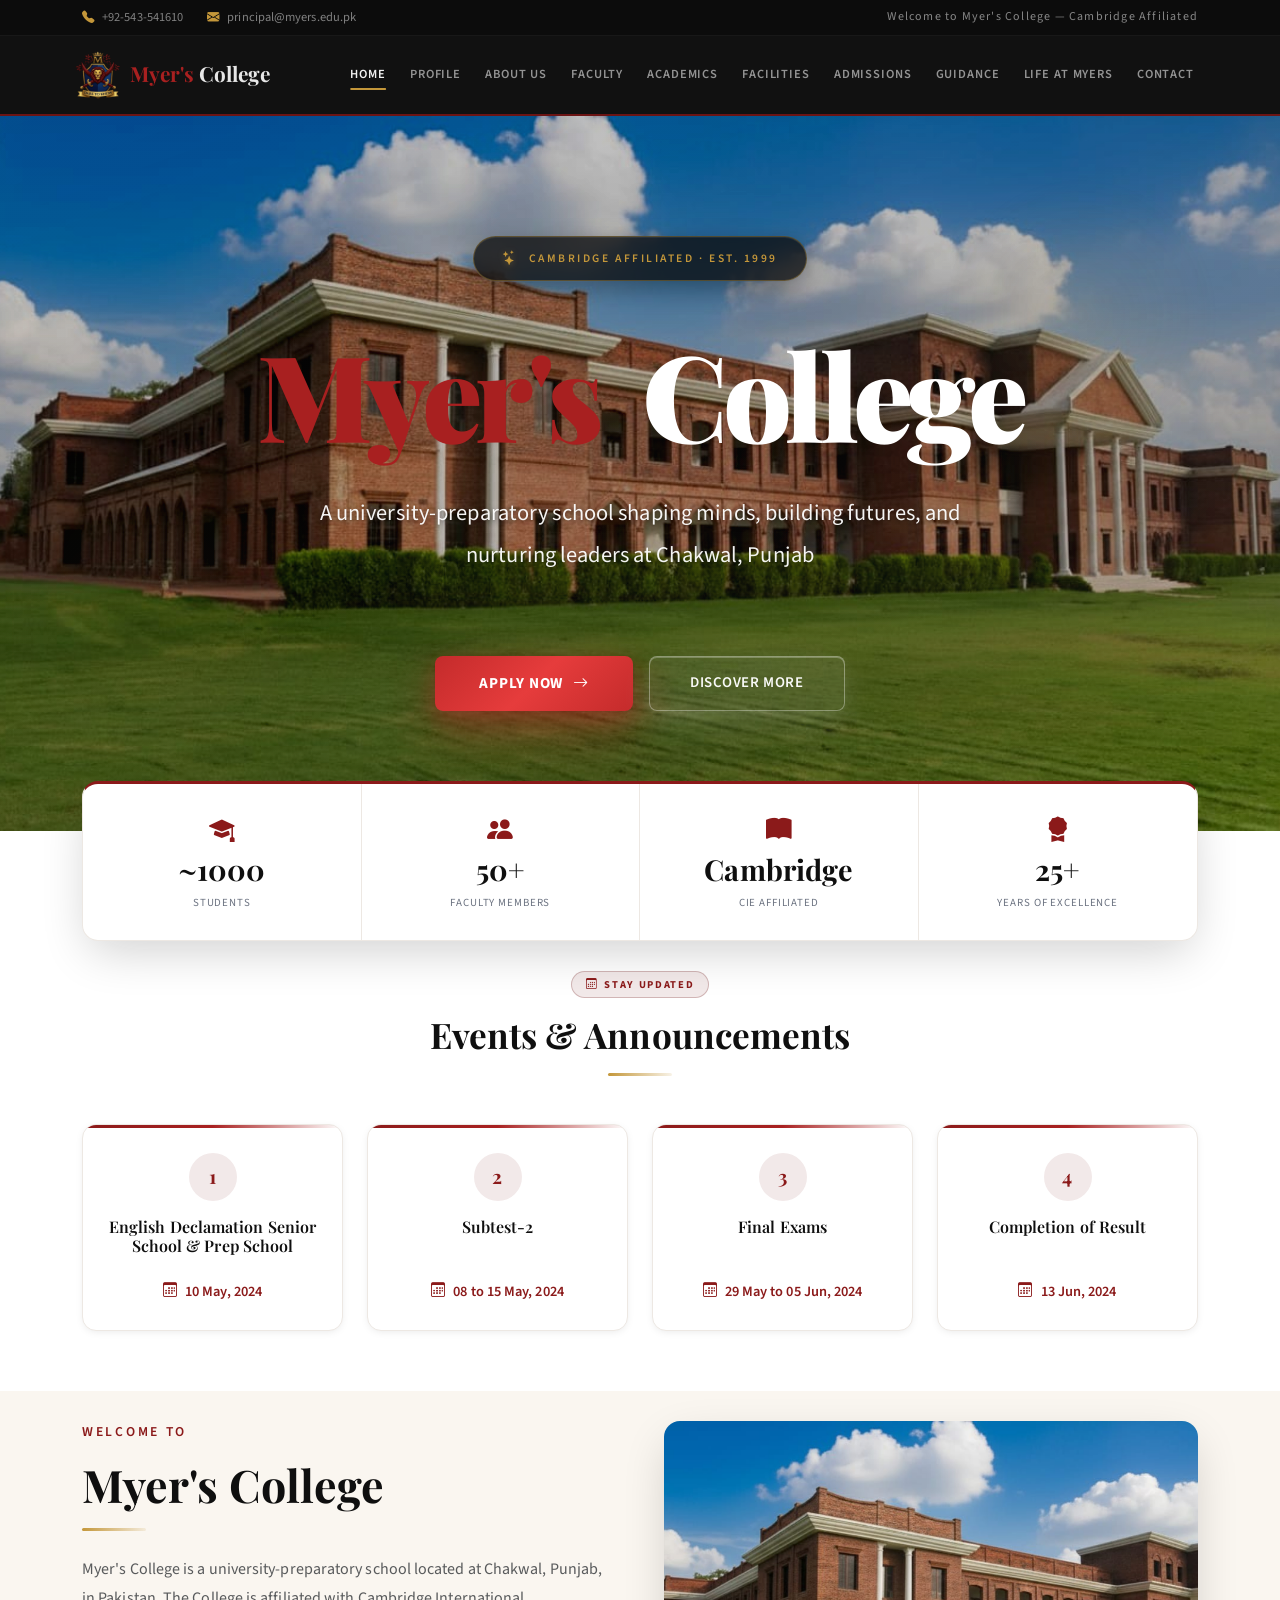
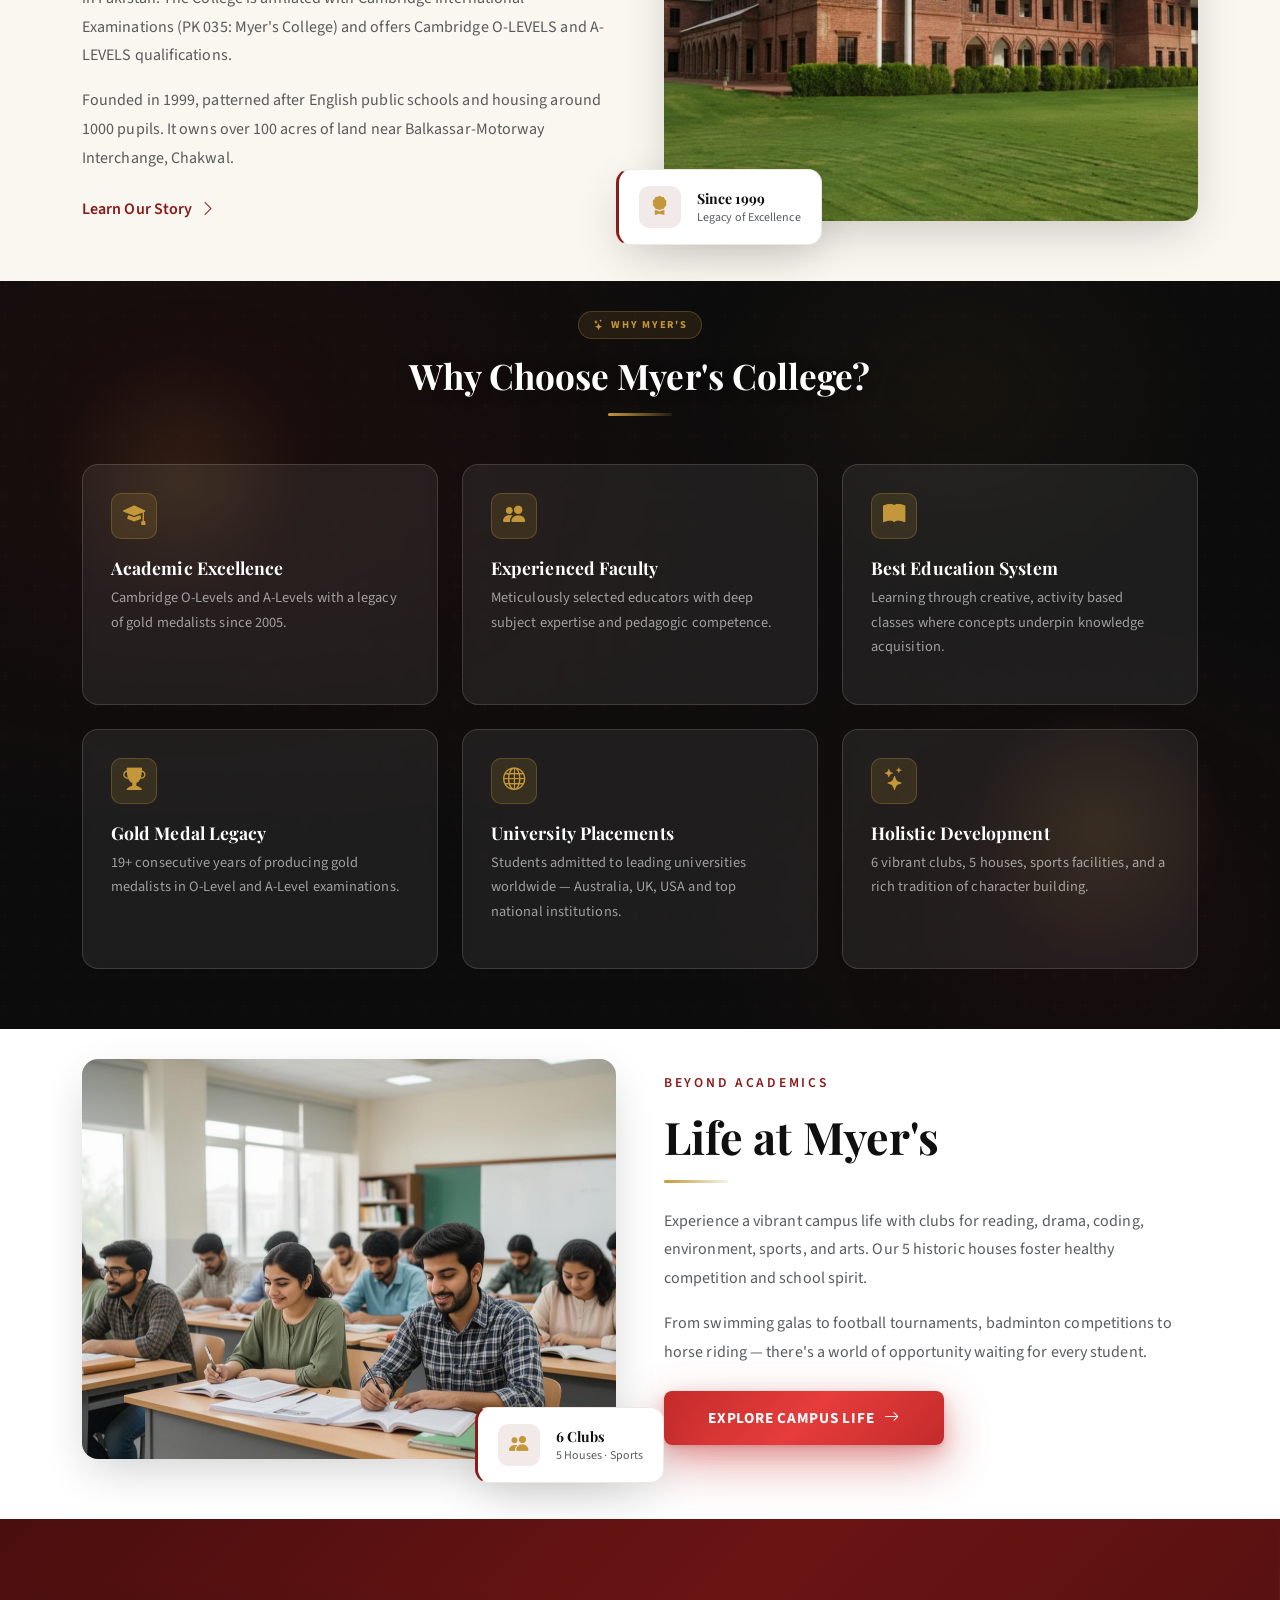
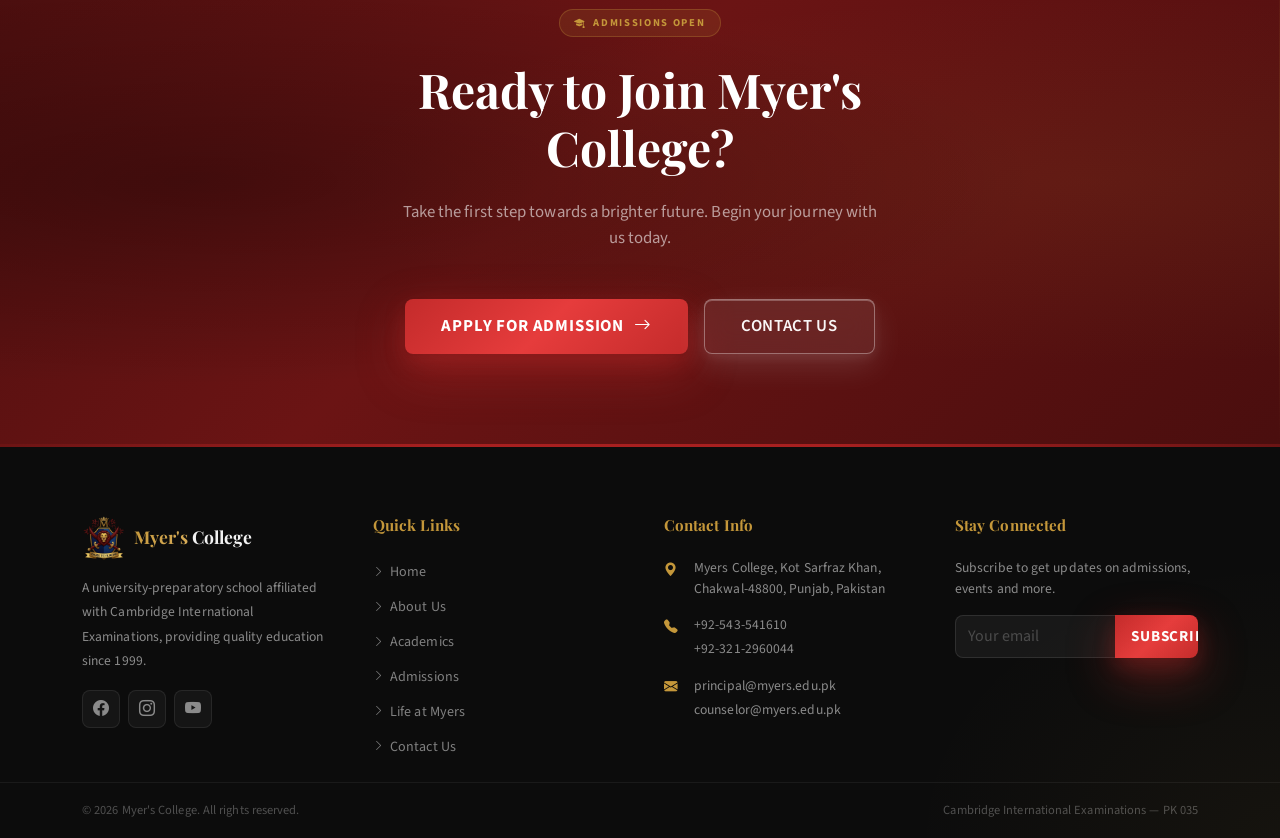
<file: index.html>
<!DOCTYPE html>
<html lang="en">
<head>
  <meta charset="UTF-8" />
  <meta name="viewport" content="width=device-width, initial-scale=1.0" />
  <title>Myer's College — Cambridge Affiliated | Chakwal, Pakistan</title>
  <meta name="description" content="Myer's College is a Cambridge-affiliated university-preparatory school located at Chakwal, Punjab, Pakistan, offering O-Levels and A-Levels since 1999." />
  <link rel="icon" href="assets/images/myers-logo.png" type="image/png" />
  <link rel="stylesheet" href="https://cdn.jsdelivr.net/npm/bootstrap@5.3.2/dist/css/bootstrap.min.css" />
  <link rel="stylesheet" href="https://cdn.jsdelivr.net/npm/bootstrap-icons@1.11.3/font/bootstrap-icons.min.css" />
  <link rel="stylesheet" href="assets/css/style.css" />
</head>
<body>

  <!-- TOP BAR -->
  <div id="topbar">
    <div class="container">
      <div class="d-flex justify-content-between align-items-center">
        <div class="d-flex gap-4">
          <span class="d-flex align-items-center gap-2"><i class="bi bi-telephone-fill topbar-icon"></i> +92-543-541610</span>
          <span class="d-flex align-items-center gap-2"><i class="bi bi-envelope-fill topbar-icon"></i> principal@myers.edu.pk</span>
        </div>
        <span class="d-none d-md-inline" style="color:rgba(255,255,255,0.50);font-size:0.75rem;letter-spacing:0.1em;">Welcome to Myer's College — Cambridge Affiliated</span>
      </div>
    </div>
  </div>

  <!-- NAVBAR -->
  <nav class="navbar navbar-expand-lg site-navbar sticky-top">
    <div class="container">
      <a class="navbar-brand d-flex align-items-center gap-2" href="index.html">
        <img src="assets/images/myers-logo.png" alt="Myer's College Logo" height="48" width="48" style="object-fit:contain;" />
        <div class="d-none d-sm-block">
          <span class="brand-name">Myer's</span>
          <span class="brand-suffix"> College</span>
        </div>
      </a>
      <button class="navbar-toggler" type="button" data-bs-toggle="collapse" data-bs-target="#siteNav">
        <span class="navbar-toggler-icon"></span>
      </button>
      <div class="collapse navbar-collapse" id="siteNav">
        <ul class="navbar-nav ms-auto">
          <li class="nav-item"><a class="nav-link" href="index.html">HOME</a></li>
          <li class="nav-item"><a class="nav-link" href="profile.html">PROFILE</a></li>
          <li class="nav-item"><a class="nav-link" href="about.html">ABOUT US</a></li>
          <li class="nav-item"><a class="nav-link" href="faculty.html">FACULTY</a></li>
          <li class="nav-item"><a class="nav-link" href="academics.html">ACADEMICS</a></li>
          <li class="nav-item"><a class="nav-link" href="facilities.html">FACILITIES</a></li>
          <li class="nav-item"><a class="nav-link" href="admissions.html">ADMISSIONS</a></li>
          <li class="nav-item"><a class="nav-link" href="guidance.html">GUIDANCE</a></li>
          <li class="nav-item"><a class="nav-link" href="life.html">LIFE AT MYERS</a></li>
          <li class="nav-item"><a class="nav-link" href="contact.html">CONTACT</a></li>
        </ul>
      </div>
    </div>
  </nav>

  <!-- HERO -->
  <section class="hero-section">
    <img src="assets/images/college-original.jpg" alt="Myer's College Campus" class="hero-img" />
    <div class="hero-overlay"></div>
    <!-- Decorative blobs for premium ambiance -->
    <div style="position:absolute;top:60px;right:60px;width:280px;height:280px;background:radial-gradient(circle,rgba(196,151,58,0.10) 0%,transparent 70%);pointer-events:none;filter:blur(1px);"></div>
    <div style="position:absolute;bottom:100px;left:50px;width:200px;height:200px;background:rgba(196,151,58,0.04);border-radius:50%;filter:blur(80px);pointer-events:none;"></div>
    <div class="container">
      <div class="hero-content">
        <div class="hero-badge animate-fade-in-up">
          <i class="bi bi-stars" style="color:var(--gold);"></i>
          Cambridge Affiliated · Est. 1999
        </div>
        <h1 class="hero-title">
          <span class="gradient-text">Myer's</span> College
        </h1>
        <p class="hero-subtitle">
          A university-preparatory school shaping minds, building futures, and nurturing leaders at Chakwal, Punjab
        </p>
        <div class="hero-buttons d-flex flex-wrap gap-3 justify-content-center">
          <a href="admissions.html" class="btn-gold">Apply Now <i class="bi bi-arrow-right"></i></a>
          <a href="about.html" class="btn-outline-gold">Discover More</a>
        </div>
      </div>
    </div>
  </section>

  <!-- STATS BAR -->
  <section class="py-0 px-3">
    <div class="container">
      <div class="stats-bar row g-0 animate-pulse-glow">
        <div class="col-6 col-md-3 stat-item">
          <i class="bi bi-mortarboard-fill stat-icon d-block" style="font-size:1.6rem;"></i>
          <div class="stat-value">~1000</div>
          <div class="stat-label">Students</div>
        </div>
        <div class="col-6 col-md-3 stat-item">
          <i class="bi bi-people-fill stat-icon d-block" style="font-size:1.6rem;"></i>
          <div class="stat-value">50+</div>
          <div class="stat-label">Faculty Members</div>
        </div>
        <div class="col-6 col-md-3 stat-item">
          <i class="bi bi-book-fill stat-icon d-block" style="font-size:1.6rem;"></i>
          <div class="stat-value">Cambridge</div>
          <div class="stat-label">CIE Affiliated</div>
        </div>
        <div class="col-6 col-md-3 stat-item">
          <i class="bi bi-award-fill stat-icon d-block" style="font-size:1.6rem;"></i>
          <div class="stat-value">25+</div>
          <div class="stat-label">Years of Excellence</div>
        </div>
      </div>
    </div>
  </section>

  <!-- EVENTS & ANNOUNCEMENTS -->
  <section class="section-padding">
    <div class="container">
      <div class="reveal text-center mb-5">
        <div class="section-badge"><i class="bi bi-calendar3"></i> Stay Updated</div>
        <h2 class="fw-bold" style="font-family:var(--font-heading);font-size:2.2rem;">Events &amp; Announcements</h2>
        <div class="gold-line mx-auto mt-3"></div>
      </div>
      <div class="row g-4">
        <div class="col-sm-6 col-lg-3">
          <div class="reveal event-card h-100">
            <div class="event-num">1</div>
            <h3 class="fw-semibold mb-3" style="font-size:1rem;min-height:48px;">English Declamation Senior School &amp; Prep School</h3>
            <div class="d-flex align-items-center justify-content-center gap-2 maroon-text fw-semibold" style="font-size:0.9rem;">
              <i class="bi bi-calendar3"></i> 10 May, 2024
            </div>
          </div>
        </div>
        <div class="col-sm-6 col-lg-3">
          <div class="reveal event-card h-100">
            <div class="event-num">2</div>
            <h3 class="fw-semibold mb-3" style="font-size:1rem;min-height:48px;">Subtest-2</h3>
            <div class="d-flex align-items-center justify-content-center gap-2 maroon-text fw-semibold" style="font-size:0.9rem;">
              <i class="bi bi-calendar3"></i> 08 to 15 May, 2024
            </div>
          </div>
        </div>
        <div class="col-sm-6 col-lg-3">
          <div class="reveal event-card h-100">
            <div class="event-num">3</div>
            <h3 class="fw-semibold mb-3" style="font-size:1rem;min-height:48px;">Final Exams</h3>
            <div class="d-flex align-items-center justify-content-center gap-2 maroon-text fw-semibold" style="font-size:0.9rem;">
              <i class="bi bi-calendar3"></i> 29 May to 05 Jun, 2024
            </div>
          </div>
        </div>
        <div class="col-sm-6 col-lg-3">
          <div class="reveal event-card h-100">
            <div class="event-num">4</div>
            <h3 class="fw-semibold mb-3" style="font-size:1rem;min-height:48px;">Completion of Result</h3>
            <div class="d-flex align-items-center justify-content-center gap-2 maroon-text fw-semibold" style="font-size:0.9rem;">
              <i class="bi bi-calendar3"></i> 13 Jun, 2024
            </div>
          </div>
        </div>
      </div>
    </div>
  </section>

  <!-- ABOUT PREVIEW -->
  <section class="section-padding section-cream">
    <div class="container">
      <div class="reveal">
        <div class="row g-5 align-items-center">
          <div class="col-md-6">
            <p class="maroon-text fw-semibold text-uppercase" style="letter-spacing:0.2em;font-size:0.85rem;">Welcome To</p>
            <h2 class="fw-bold mb-3" style="font-family:var(--font-heading);font-size:clamp(2rem,4vw,2.8rem);line-height:1.2;">
              Myer's <span class="gradient-text">College</span>
            </h2>
            <div class="gold-line mb-4"></div>
            <p class="text-muted mb-3" style="line-height:1.8;">
              Myer's College is a university-preparatory school located at Chakwal, Punjab, in Pakistan. The College is affiliated with Cambridge International Examinations (PK 035: Myer's College) and offers Cambridge O-LEVELS and A-LEVELS qualifications.
            </p>
            <p class="text-muted mb-4" style="line-height:1.8;">
              Founded in 1999, patterned after English public schools and housing around 1000 pupils. It owns over 100 acres of land near Balkassar-Motorway Interchange, Chakwal.
            </p>
            <a href="about.html" class="maroon-text fw-semibold text-decoration-none d-inline-flex align-items-center gap-2">
              Learn Our Story <i class="bi bi-chevron-right"></i>
            </a>
          </div>
          <div class="col-md-6 position-relative">
            <div class="rounded-4 overflow-hidden" style="box-shadow:var(--elevated-shadow);">
              <img src="assets/images/college-original.jpg" alt="Myer's College Building" class="img-fluid w-100" style="height:400px;object-fit:cover;" />
            </div>
            <div class="floating-badge d-none d-md-flex align-items-center gap-3">
              <div class="floating-badge-icon"><i class="bi bi-award-fill" style="color:var(--gold);font-size:1.2rem;"></i></div>
              <div>
                <p class="fw-bold mb-0" style="font-family:var(--font-heading);">Since 1999</p>
                <p class="mb-0 text-muted" style="font-size:0.75rem;">Legacy of Excellence</p>
              </div>
            </div>
          </div>
        </div>
      </div>
    </div>
  </section>

  <!-- WHY CHOOSE US -->
  <section class="section-padding section-maroon position-relative overflow-hidden">
    <div style="position:absolute;top:60px;left:40px;width:280px;height:280px;background:radial-gradient(circle,rgba(196,151,58,0.12) 0%,transparent 65%);pointer-events:none;"></div>
    <div style="position:absolute;bottom:60px;right:40px;width:280px;height:280px;background:radial-gradient(circle,rgba(196,151,58,0.12) 0%,transparent 65%);pointer-events:none;"></div>
    <div class="container position-relative">
      <div class="reveal text-center mb-5">
        <div class="section-badge section-badge-navy"><i class="bi bi-stars"></i> Why Myer's</div>
        <h2 class="fw-bold text-white" style="font-family:var(--font-heading);font-size:2.2rem;">Why Choose Myer's College?</h2>
        <div class="gold-line mx-auto mt-3"></div>
      </div>
      <div class="row g-4">
        <div class="col-sm-6 col-lg-4">
          <div class="reveal feature-card">
            <div class="feature-icon-box"><i class="bi bi-mortarboard-fill" style="color:var(--gold);font-size:1.4rem;"></i></div>
            <h3 class="fw-bold text-white mb-2" style="font-size:1.1rem;">Academic Excellence</h3>
            <p style="color:rgba(255,255,255,0.58);font-size:0.9rem;line-height:1.7;">Cambridge O-Levels and A-Levels with a legacy of gold medalists since 2005.</p>
          </div>
        </div>
        <div class="col-sm-6 col-lg-4">
          <div class="reveal feature-card">
            <div class="feature-icon-box"><i class="bi bi-people-fill" style="color:var(--gold);font-size:1.4rem;"></i></div>
            <h3 class="fw-bold text-white mb-2" style="font-size:1.1rem;">Experienced Faculty</h3>
            <p style="color:rgba(255,255,255,0.58);font-size:0.9rem;line-height:1.7;">Meticulously selected educators with deep subject expertise and pedagogic competence.</p>
          </div>
        </div>
        <div class="col-sm-6 col-lg-4">
          <div class="reveal feature-card">
            <div class="feature-icon-box"><i class="bi bi-book-fill" style="color:var(--gold);font-size:1.4rem;"></i></div>
            <h3 class="fw-bold text-white mb-2" style="font-size:1.1rem;">Best Education System</h3>
            <p style="color:rgba(255,255,255,0.58);font-size:0.9rem;line-height:1.7;">Learning through creative, activity based classes where concepts underpin knowledge acquisition.</p>
          </div>
        </div>
        <div class="col-sm-6 col-lg-4">
          <div class="reveal feature-card">
            <div class="feature-icon-box"><i class="bi bi-trophy-fill" style="color:var(--gold);font-size:1.4rem;"></i></div>
            <h3 class="fw-bold text-white mb-2" style="font-size:1.1rem;">Gold Medal Legacy</h3>
            <p style="color:rgba(255,255,255,0.58);font-size:0.9rem;line-height:1.7;">19+ consecutive years of producing gold medalists in O-Level and A-Level examinations.</p>
          </div>
        </div>
        <div class="col-sm-6 col-lg-4">
          <div class="reveal feature-card">
            <div class="feature-icon-box"><i class="bi bi-globe" style="color:var(--gold);font-size:1.4rem;"></i></div>
            <h3 class="fw-bold text-white mb-2" style="font-size:1.1rem;">University Placements</h3>
            <p style="color:rgba(255,255,255,0.58);font-size:0.9rem;line-height:1.7;">Students admitted to leading universities worldwide — Australia, UK, USA and top national institutions.</p>
          </div>
        </div>
        <div class="col-sm-6 col-lg-4">
          <div class="reveal feature-card">
            <div class="feature-icon-box"><i class="bi bi-stars" style="color:var(--gold);font-size:1.4rem;"></i></div>
            <h3 class="fw-bold text-white mb-2" style="font-size:1.1rem;">Holistic Development</h3>
            <p style="color:rgba(255,255,255,0.58);font-size:0.9rem;line-height:1.7;">6 vibrant clubs, 5 houses, sports facilities, and a rich tradition of character building.</p>
          </div>
        </div>
      </div>
    </div>
  </section>

  <!-- CAMPUS LIFE PREVIEW -->
  <section class="section-padding">
    <div class="container">
      <div class="reveal">
        <div class="row g-5 align-items-center">
          <div class="col-md-6 order-md-1 position-relative">
            <div class="rounded-4 overflow-hidden" style="box-shadow:var(--elevated-shadow);">
              <img src="assets/images/students.jpg" alt="Students at Myer's College" class="img-fluid w-100" style="height:400px;object-fit:cover;" />
            </div>
            <div class="floating-badge floating-badge-right d-none d-md-flex align-items-center gap-3">
              <div class="floating-badge-icon"><i class="bi bi-people-fill" style="color:var(--gold);font-size:1.2rem;"></i></div>
              <div>
                <p class="fw-bold mb-0" style="font-family:var(--font-heading);">6 Clubs</p>
                <p class="mb-0 text-muted" style="font-size:0.75rem;">5 Houses · Sports</p>
              </div>
            </div>
          </div>
          <div class="col-md-6 order-md-2">
            <p class="maroon-text fw-semibold text-uppercase" style="letter-spacing:0.2em;font-size:0.85rem;">Beyond Academics</p>
            <h2 class="fw-bold mb-3" style="font-family:var(--font-heading);font-size:clamp(2rem,4vw,2.8rem);">
              Life at <span class="gradient-text">Myer's</span>
            </h2>
            <div class="gold-line mb-4"></div>
            <p class="text-muted mb-3" style="line-height:1.8;">
              Experience a vibrant campus life with clubs for reading, drama, coding, environment, sports, and arts. Our 5 historic houses foster healthy competition and school spirit.
            </p>
            <p class="text-muted mb-4" style="line-height:1.8;">
              From swimming galas to football tournaments, badminton competitions to horse riding — there's a world of opportunity waiting for every student.
            </p>
            <a href="life.html" class="btn-gold">Explore Campus Life <i class="bi bi-arrow-right"></i></a>
          </div>
        </div>
      </div>
    </div>
  </section>

  <!-- CTA SECTION -->
  <section class="cta-section">
    <div class="cta-glow"></div>
    <div class="container position-relative">
      <div class="reveal">
        <div class="section-badge section-badge-navy mx-auto mb-4" style="width:fit-content;">
          <i class="bi bi-mortarboard-fill"></i> Admissions Open
        </div>
        <h2 class="fw-bold text-white mb-4 mx-auto" style="font-family:var(--font-heading);font-size:clamp(1.8rem,4vw,3rem);max-width:600px;line-height:1.2;">
          Ready to Join <span class="gradient-text">Myer's College</span>?
        </h2>
        <p class="mb-5 mx-auto" style="color:rgba(255,255,255,0.58);font-size:1.05rem;max-width:480px;">
          Take the first step towards a brighter future. Begin your journey with us today.
        </p>
        <div class="d-flex flex-wrap gap-3 justify-content-center">
          <a href="admissions.html" class="btn-gold" style="padding:14px 36px;font-size:1.05rem;">Apply for Admission <i class="bi bi-arrow-right"></i></a>
          <a href="contact.html" class="btn-outline-gold" style="padding:14px 36px;font-size:1.05rem;">Contact Us</a>
        </div>
      </div>
    </div>
  </section>

  <!-- FOOTER -->
  <footer class="site-footer pt-5 pb-0">
    <div class="container py-4">
      <div class="row g-5">
        <!-- Brand -->
        <div class="col-md-6 col-lg-3">
          <div class="d-flex align-items-center gap-2 mb-3">
            <img src="assets/images/myers-logo.png" alt="Myer's College" height="44" width="44" style="object-fit:contain;" />
            <div>
              <span class="gradient-text" style="font-family:var(--font-heading);font-size:1.1rem;font-weight:700;">Myer's</span>
              <span style="color:rgba(255,255,255,0.95);font-family:var(--font-heading);font-size:1.1rem;font-weight:700;"> College</span>
            </div>
          </div>
          <p style="font-size:0.85rem;line-height:1.8;color:rgba(255,255,255,0.52);">
            A university-preparatory school affiliated with Cambridge International Examinations, providing quality education since 1999.
          </p>
          <div class="d-flex gap-2 mt-3">
            <a href="#" class="footer-social"><i class="bi bi-facebook"></i></a>
            <a href="#" class="footer-social"><i class="bi bi-instagram"></i></a>
            <a href="#" class="footer-social"><i class="bi bi-youtube"></i></a>
          </div>
        </div>
        <!-- Quick Links -->
        <div class="col-md-6 col-lg-3">
          <h4 class="footer-heading mb-4">Quick Links</h4>
          <ul class="list-unstyled mb-0" style="display:flex;flex-direction:column;gap:10px;">
            <li><a href="index.html" class="footer-link"><i class="bi bi-chevron-right" style="font-size:0.7rem;"></i> Home</a></li>
            <li><a href="about.html" class="footer-link"><i class="bi bi-chevron-right" style="font-size:0.7rem;"></i> About Us</a></li>
            <li><a href="academics.html" class="footer-link"><i class="bi bi-chevron-right" style="font-size:0.7rem;"></i> Academics</a></li>
            <li><a href="admissions.html" class="footer-link"><i class="bi bi-chevron-right" style="font-size:0.7rem;"></i> Admissions</a></li>
            <li><a href="life.html" class="footer-link"><i class="bi bi-chevron-right" style="font-size:0.7rem;"></i> Life at Myers</a></li>
            <li><a href="contact.html" class="footer-link"><i class="bi bi-chevron-right" style="font-size:0.7rem;"></i> Contact Us</a></li>
          </ul>
        </div>
        <!-- Contact Info -->
        <div class="col-md-6 col-lg-3">
          <h4 class="footer-heading mb-4">Contact Info</h4>
          <ul class="list-unstyled mb-0" style="display:flex;flex-direction:column;gap:16px;font-size:0.85rem;color:rgba(255,255,255,0.52);">
            <li class="d-flex align-items-start gap-3">
              <i class="bi bi-geo-alt-fill" style="color:var(--gold);margin-top:2px;flex-shrink:0;"></i>
              Myers College, Kot Sarfraz Khan, Chakwal-48800, Punjab, Pakistan
            </li>
            <li class="d-flex align-items-start gap-3">
              <i class="bi bi-telephone-fill" style="color:var(--gold);margin-top:2px;flex-shrink:0;"></i>
              <div><p class="mb-1">+92-543-541610</p><p class="mb-0">+92-321-2960044</p></div>
            </li>
            <li class="d-flex align-items-start gap-3">
              <i class="bi bi-envelope-fill" style="color:var(--gold);margin-top:2px;flex-shrink:0;"></i>
              <div><p class="mb-1">principal@myers.edu.pk</p><p class="mb-0">counselor@myers.edu.pk</p></div>
            </li>
          </ul>
        </div>
        <!-- Newsletter -->
        <div class="col-md-6 col-lg-3">
          <h4 class="footer-heading mb-4">Stay Connected</h4>
          <p style="font-size:0.85rem;color:rgba(255,255,255,0.52);">Subscribe to get updates on admissions, events and more.</p>
          <form class="newsletter-form d-flex mt-3" onsubmit="return false;">
            <input type="email" class="form-control footer-input" placeholder="Your email" required />
            <button type="submit" class="btn-gold" style="border-radius:0 10px 10px 0;padding:10px 16px;white-space:nowrap;">Subscribe</button>
          </form>
        </div>
      </div>
    </div>
    <div class="footer-bottom">
      <div class="container d-flex flex-column flex-sm-row justify-content-between align-items-center gap-2">
        <p class="mb-0">&copy; <span id="year"></span> Myer's College. All rights reserved.</p>
        <p class="mb-0">Cambridge International Examinations — PK 035</p>
      </div>
    </div>
  </footer>

  <script>document.getElementById('year').textContent = new Date().getFullYear();</script>
  <script src="https://cdn.jsdelivr.net/npm/bootstrap@5.3.2/dist/js/bootstrap.bundle.min.js"></script>
  <script src="assets/js/main.js"></script>
</body>
</html>
</file>
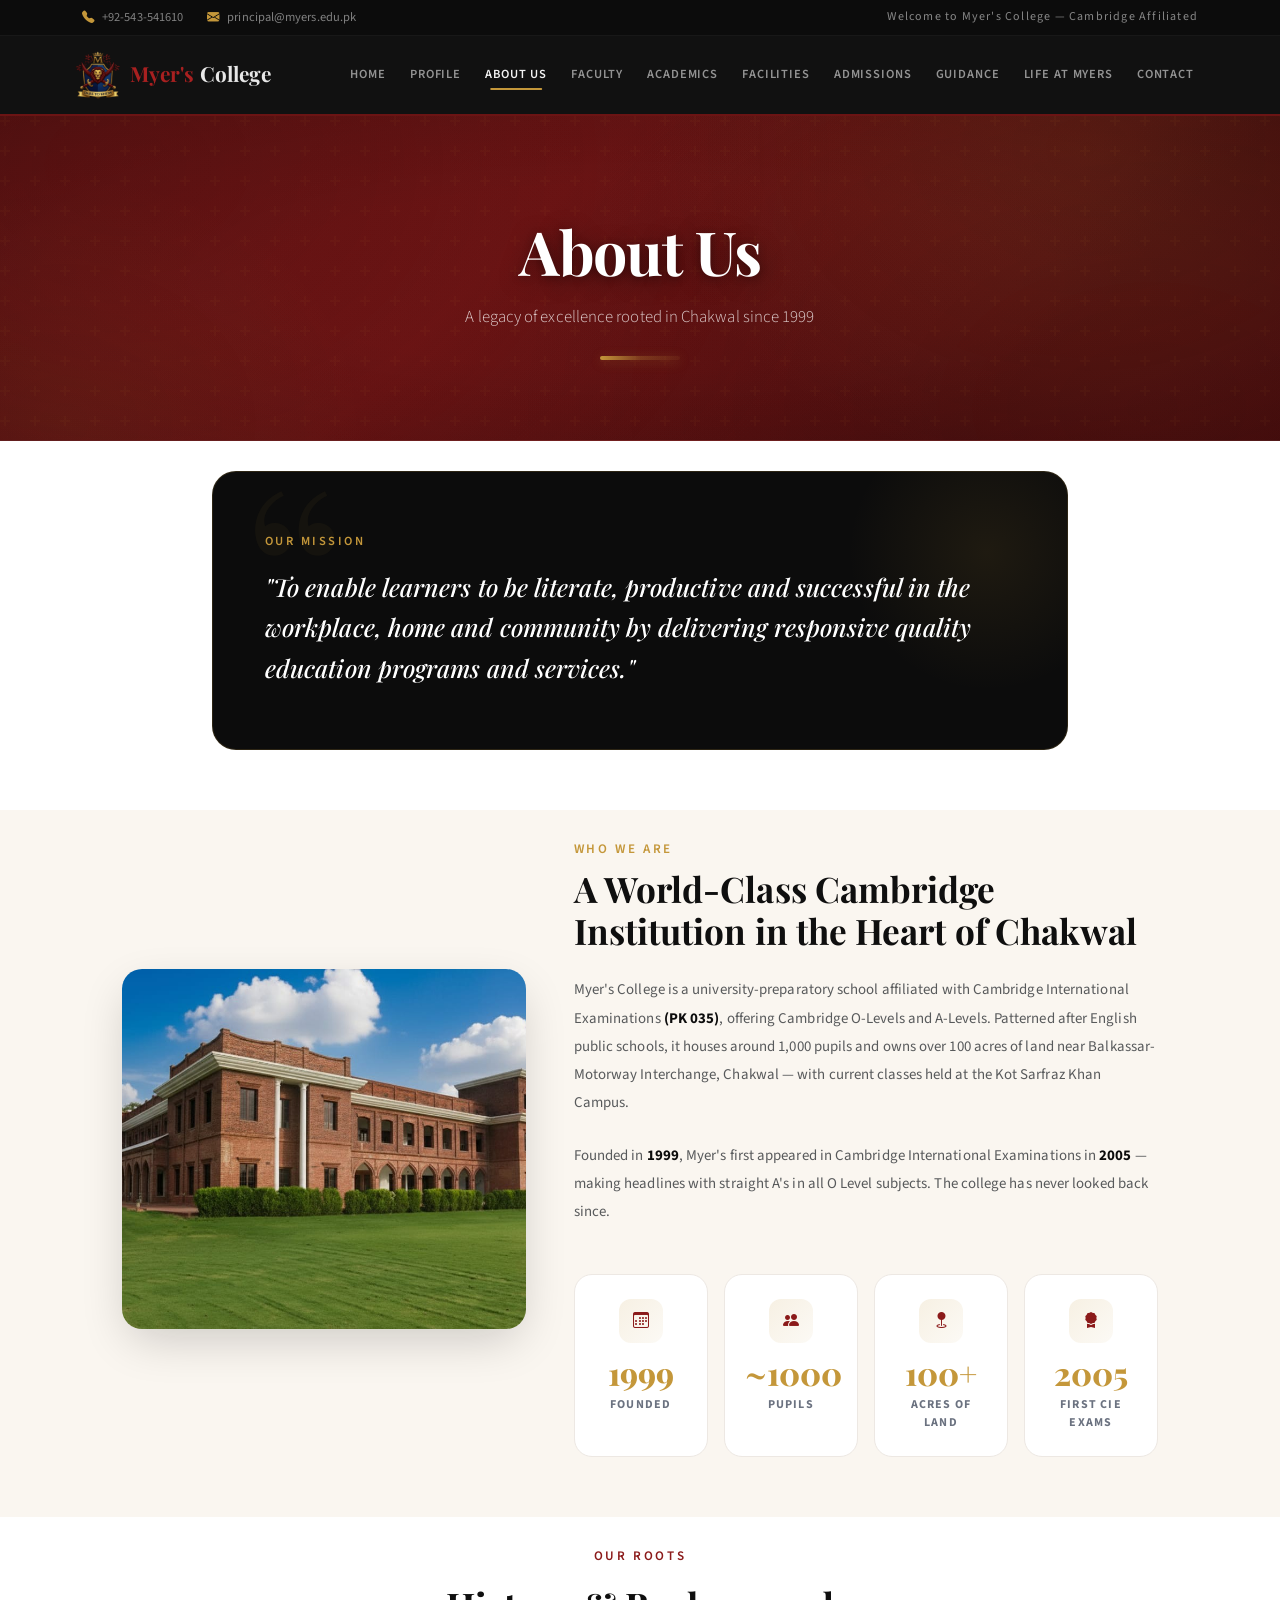
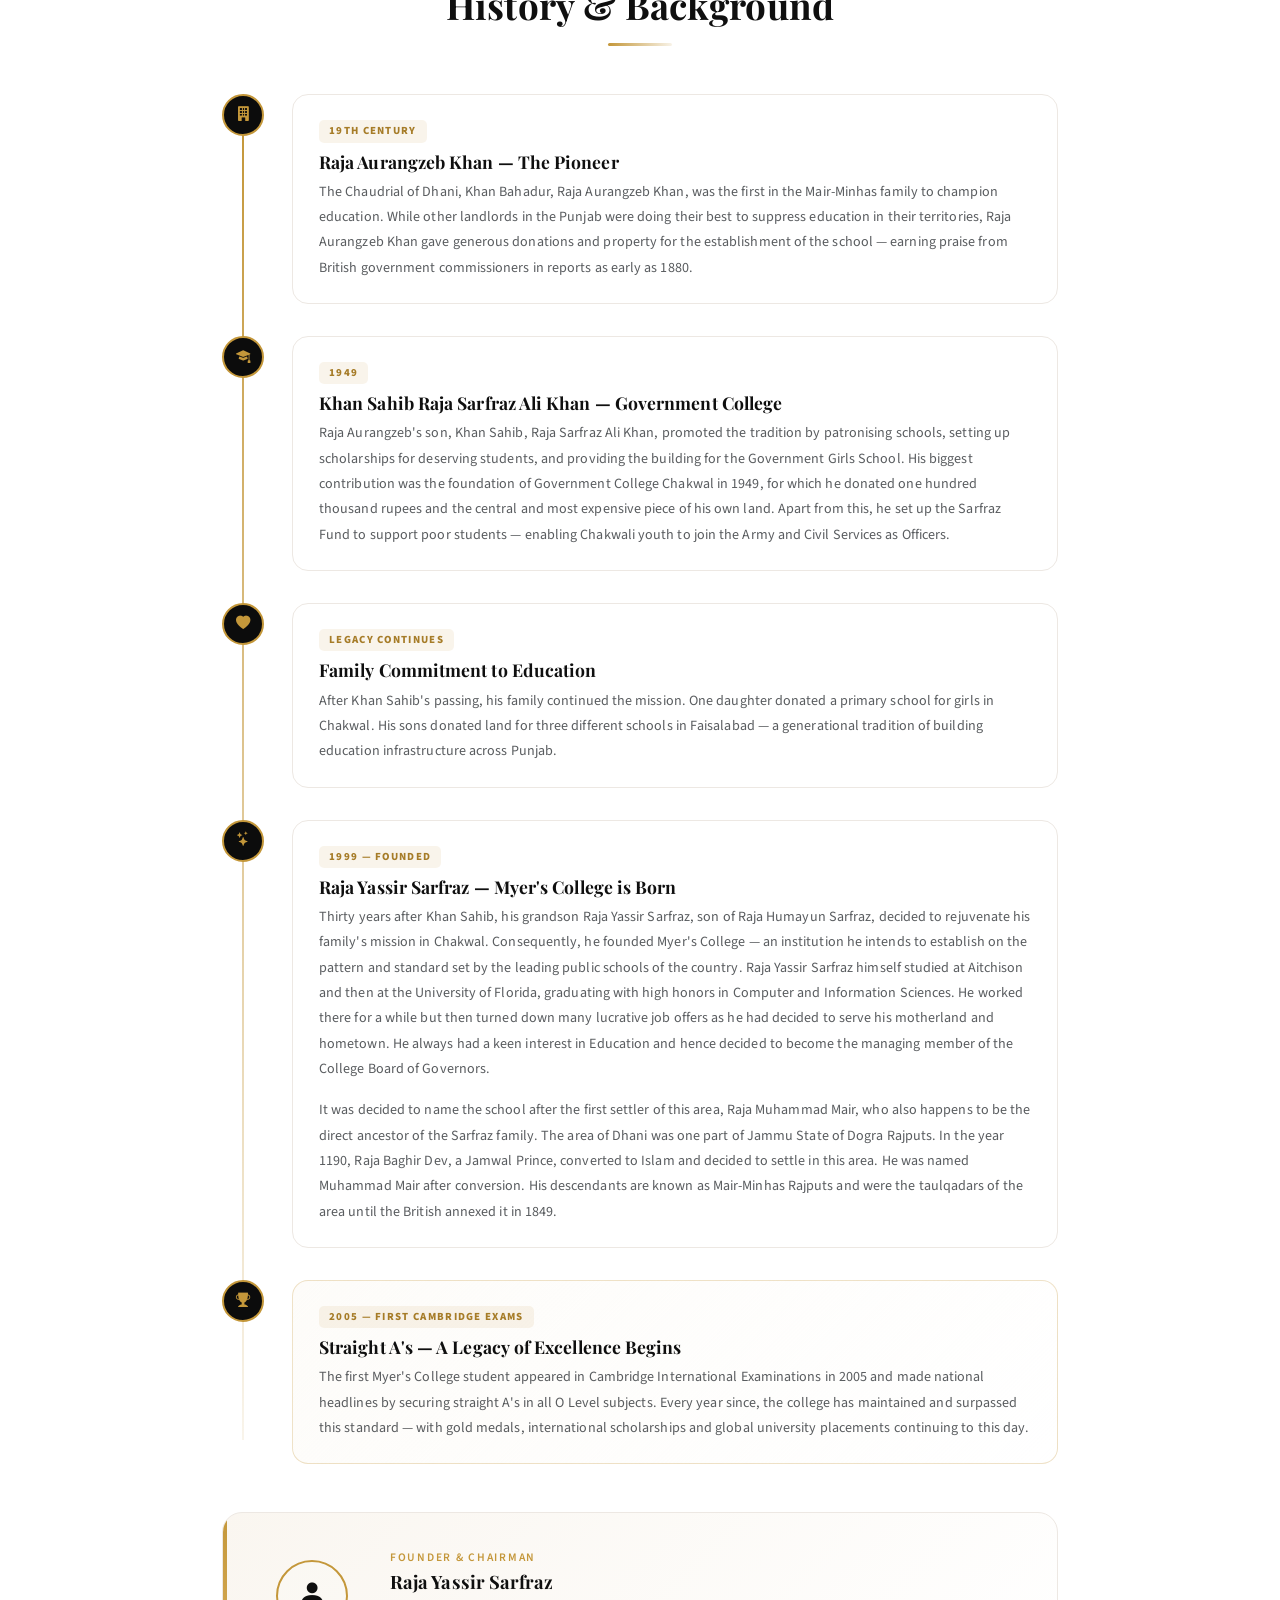
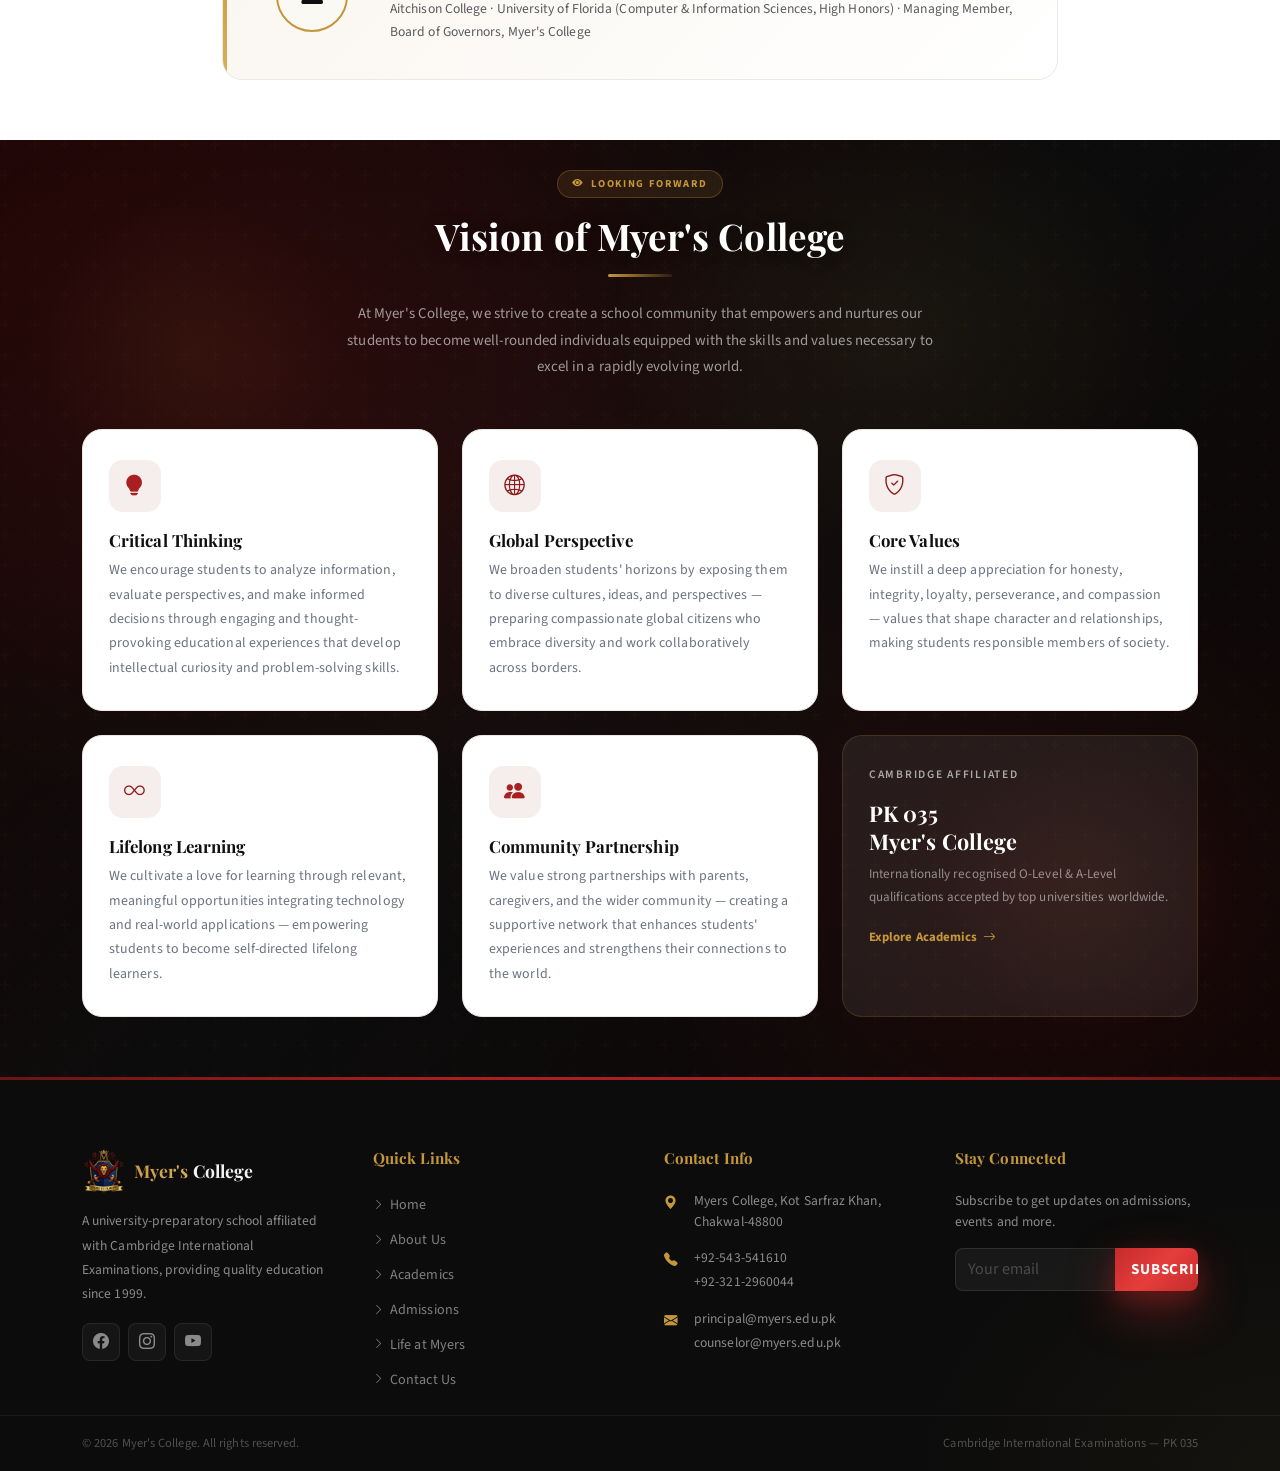
<file: about.html>
<!DOCTYPE html>
<html lang="en">
<head>
  <meta charset="UTF-8" />
  <meta name="viewport" content="width=device-width, initial-scale=1.0" />
  <title>About Us — Myer's College</title>
  <meta name="description" content="Learn about the history, mission, and vision of Myer's College, Cambridge-affiliated school in Chakwal, Pakistan." />
  <link rel="icon" href="assets/images/myers-logo.png" type="image/png" />
  <link rel="stylesheet" href="https://cdn.jsdelivr.net/npm/bootstrap@5.3.2/dist/css/bootstrap.min.css" />
  <link rel="stylesheet" href="https://cdn.jsdelivr.net/npm/bootstrap-icons@1.11.3/font/bootstrap-icons.min.css" />
  <link rel="stylesheet" href="assets/css/style.css" />
  <style>

    /* ── MISSION BANNER ── */
    .mission-banner {
      background: linear-gradient(135deg, var(--black) 0%, #0C0C0C 100%);
      border-radius: 24px;
      padding: 60px 52px;
      position: relative;
      overflow: hidden;
      border: 1px solid rgba(196,151,58,0.18);
    }
    .mission-banner::before {
      content: '\201C';
      position: absolute;
      top: -30px; left: 28px;
      font-family: var(--font-heading);
      font-size: 16rem;
      line-height: 1;
      color: rgba(196,151,58,0.05);
      pointer-events: none;
      user-select: none;
    }
    .mission-banner::after {
      content: '';
      position: absolute;
      top: -60px; right: -60px;
      width: 280px; height: 280px;
      background: radial-gradient(circle, rgba(196,151,58,0.10), transparent 70%);
      pointer-events: none;
    }

    /* ── KEY STAT CARDS ── */
    .key-stat {
      background: #fff;
      border: 1px solid var(--border-color);
      border-radius: 18px;
      padding: 24px 20px;
      text-align: center;
      transition: transform 0.28s, box-shadow 0.28s, border-color 0.28s;
      height: 100%;
    }
    .key-stat:hover {
      transform: translateY(-4px);
      box-shadow: var(--elevated-shadow);
      border-color: rgba(107,20,20,0.24);
    }
    .key-stat-val {
      font-family: var(--font-heading);
      font-size: 2rem;
      font-weight: 800;
      color: var(--gold);
      line-height: 1;
    }
    .key-stat-lbl {
      font-size: 0.75rem;
      font-weight: 700;
      color: var(--text-muted);
      text-transform: uppercase;
      letter-spacing: 0.1em;
      margin-top: 7px;
    }
    .key-stat-icon {
      width: 44px; height: 44px;
      border-radius: 12px;
      background: linear-gradient(135deg,rgba(196,151,58,0.14),rgba(196,151,58,0.05));
      display: flex; align-items: center; justify-content: center;
      margin: 0 auto 14px;
    }

    /* ── HISTORY TIMELINE ── */
    .hist-timeline { position: relative; }
    .hist-timeline::before {
      content: '';
      position: absolute;
      left: 20px; top: 24px; bottom: 24px;
      width: 2px;
      background: linear-gradient(180deg, var(--gold) 0%, rgba(196,151,58,0.10) 100%);
    }
    .hist-item {
      display: flex;
      gap: 28px;
      margin-bottom: 32px;
      position: relative;
    }
    .hist-item:last-child { margin-bottom: 0; }
    .hist-dot {
      flex-shrink: 0;
      width: 42px; height: 42px;
      border-radius: 50%;
      background: var(--black);
      border: 2px solid var(--gold);
      display: flex; align-items: center; justify-content: center;
      z-index: 1;
    }
    .hist-dot i { color: var(--gold); font-size: 0.9rem; }
    .hist-body {
      flex: 1;
      background: #fff;
      border: 1px solid var(--border-color);
      border-radius: 16px;
      padding: 22px 26px;
      transition: border-color 0.25s, box-shadow 0.25s;
    }
    .hist-body:hover {
      border-color: rgba(196,151,58,0.22);
      box-shadow: 0 6px 24px -6px rgba(12,12,12,0.12);
    }
    .hist-era {
      display: inline-block;
      background: rgba(196,151,58,0.10);
      color: var(--gold-dark);
      font-size: 0.68rem;
      font-weight: 800;
      letter-spacing: 0.12em;
      text-transform: uppercase;
      padding: 3px 10px;
      border-radius: 5px;
      margin-bottom: 8px;
    }

    /* ── VISION PILLARS ── */
    .vision-card {
      background: #fff;
      border: 1px solid var(--border-color);
      border-radius: 20px;
      padding: 30px 26px;
      height: 100%;
      position: relative;
      overflow: hidden;
      transition: transform 0.3s, box-shadow 0.3s, border-color 0.3s;
    }
    .vision-card::after {
      content: '';
      position: absolute;
      bottom: 0; left: 0; right: 0;
      height: 3px;
      transform: scaleX(0);
      transform-origin: left;
      transition: transform 0.35s ease;
    }
    .vision-card:hover { transform: translateY(-5px); box-shadow: var(--elevated-shadow); border-color: rgba(107,20,20,0.22); }
    .vision-card:hover::after { transform: scaleX(1); }
    .vc1::after { background: linear-gradient(90deg,#6B1414,#8B1A1A); }
    .vc2::after { background: linear-gradient(90deg,#8B1A1A,#8B1A1A); }
    .vc3::after { background: linear-gradient(90deg,#6B1414,#8B1A1A); }
    .vc4::after { background: linear-gradient(90deg,#6B1414,#8B1A1A); }
    .vc5::after { background: linear-gradient(90deg,#6B1414,#8B1A1A); }
    .vision-icon {
      width: 52px; height: 52px;
      border-radius: 14px;
      display: flex; align-items: center; justify-content: center;
      margin-bottom: 18px;
      font-size: 1.3rem;
    }
    .vc1 .vision-icon { background:rgba(139,26,26,0.08); color:#A82020; }
    .vc2 .vision-icon { background:rgba(139,26,26,0.08); color:#8B1A1A; }
    .vc3 .vision-icon { background:rgba(139,26,26,0.08); color:#8B1A1A; }
    .vc4 .vision-icon { background:rgba(139,26,26,0.08); color: #8B1A1A; }
    .vc5 .vision-icon { background:rgba(139,26,26,0.08); color:#A82020; }

    /* ── FOUNDER HIGHLIGHT ── */
    .founder-strip {
      background: linear-gradient(135deg, var(--cream), #fff);
      border: 1px solid var(--border-color);
      border-radius: 20px;
      padding: 36px 36px;
      position: relative;
      overflow: hidden;
    }
    .founder-strip::before {
      content: '';
      position: absolute;
      top: 0; left: 0; bottom: 0;
      width: 4px;
      background: linear-gradient(180deg, var(--gold), var(--gold-light));
    }
  </style>
</head>
<body>

  <div id="topbar">
    <div class="container"><div class="d-flex justify-content-between align-items-center"><div class="d-flex gap-4"><span class="d-flex align-items-center gap-2"><i class="bi bi-telephone-fill topbar-icon"></i> +92-543-541610</span><span class="d-flex align-items-center gap-2"><i class="bi bi-envelope-fill topbar-icon"></i> principal@myers.edu.pk</span></div><span class="d-none d-md-inline" style="color:rgba(255,255,255,0.50);font-size:0.75rem;letter-spacing:0.1em;">Welcome to Myer's College — Cambridge Affiliated</span></div></div>
  </div>

  <nav class="navbar navbar-expand-lg site-navbar sticky-top">
    <div class="container">
      <a class="navbar-brand d-flex align-items-center gap-2" href="index.html"><img src="assets/images/myers-logo.png" alt="Myer's College Logo" height="48" width="48" style="object-fit:contain;" /><div class="d-none d-sm-block"><span class="brand-name">Myer's</span><span class="brand-suffix"> College</span></div></a>
      <button class="navbar-toggler" type="button" data-bs-toggle="collapse" data-bs-target="#siteNav"><span class="navbar-toggler-icon"></span></button>
      <div class="collapse navbar-collapse" id="siteNav">
        <ul class="navbar-nav ms-auto">
          <li class="nav-item"><a class="nav-link" href="index.html">HOME</a></li>
          <li class="nav-item"><a class="nav-link" href="profile.html">PROFILE</a></li>
          <li class="nav-item"><a class="nav-link active" href="about.html">ABOUT US</a></li>
          <li class="nav-item"><a class="nav-link" href="faculty.html">FACULTY</a></li>
          <li class="nav-item"><a class="nav-link" href="academics.html">ACADEMICS</a></li>
          <li class="nav-item"><a class="nav-link" href="facilities.html">FACILITIES</a></li>
          <li class="nav-item"><a class="nav-link" href="admissions.html">ADMISSIONS</a></li>
          <li class="nav-item"><a class="nav-link" href="guidance.html">GUIDANCE</a></li>
          <li class="nav-item"><a class="nav-link" href="life.html">LIFE AT MYERS</a></li>
          <li class="nav-item"><a class="nav-link" href="contact.html">CONTACT</a></li>
        </ul>
      </div>
    </div>
  </nav>

  <div class="page-hero">
    <h1 class="page-hero-title">About Us</h1>
    <p class="page-hero-subtitle">A legacy of excellence rooted in Chakwal since 1999</p>
    <div class="page-hero-divider"></div>
  </div>

  <!-- ═══ MISSION ═══ -->
  <section class="section-padding">
    <div class="container" style="max-width:880px;">
      <div class="reveal mission-banner">
        <div class="position-relative" style="z-index:1;">
          <p class="gold-text fw-semibold text-uppercase mb-3" style="letter-spacing:0.2em;font-size:0.78rem;">Our Mission</p>
          <blockquote class="text-white mb-0" style="font-family:var(--font-heading);font-size:1.55rem;font-weight:500;line-height:1.65;font-style:italic;">
            "To enable learners to be literate, productive and successful in the workplace, home and community by delivering responsive quality education programs and services."
          </blockquote>
        </div>
      </div>
    </div>
  </section>

  <!-- ═══ INTRODUCTION + STATS ═══ -->
  <section class="section-padding section-cream">
    <div class="container" style="max-width:1060px;">
      <div class="reveal row g-5 align-items-center">

        <div class="col-lg-5">
          <div style="border-radius:20px;overflow:hidden;box-shadow:var(--elevated-shadow);">
            <img src="assets/images/college-original.jpg" alt="Myer's College" class="img-fluid w-100" style="height:360px;object-fit:cover;display:block;" />
          </div>
        </div>

        <div class="col-lg-7">
          <p class="gold-text fw-semibold text-uppercase mb-2" style="letter-spacing:0.2em;font-size:0.82rem;">Who We Are</p>
          <h2 class="fw-bold mb-4" style="font-family:var(--font-heading);font-size:2.2rem;line-height:1.2;">A World-Class Cambridge Institution in the Heart of Chakwal</h2>
          <p class="text-muted mb-4" style="font-size:0.93rem;line-height:1.9;">Myer's College is a university-preparatory school affiliated with Cambridge International Examinations <strong style="color:var(--black);">(PK 035)</strong>, offering Cambridge O-Levels and A-Levels. Patterned after English public schools, it houses around 1,000 pupils and owns over 100 acres of land near Balkassar-Motorway Interchange, Chakwal — with current classes held at the Kot Sarfraz Khan Campus.</p>
          <p class="text-muted mb-5" style="font-size:0.93rem;line-height:1.9;">Founded in <strong style="color:var(--black);">1999</strong>, Myer's first appeared in Cambridge International Examinations in <strong style="color:var(--black);">2005</strong> — making headlines with straight A's in all O Level subjects. The college has never looked back since.</p>

          <div class="row g-3">
            <div class="col-6 col-sm-3">
              <div class="key-stat">
                <div class="key-stat-icon"><i class="bi bi-calendar3" style="color:var(--maroon-mid);font-size:1rem;"></i></div>
                <div class="key-stat-val">1999</div>
                <div class="key-stat-lbl">Founded</div>
              </div>
            </div>
            <div class="col-6 col-sm-3">
              <div class="key-stat">
                <div class="key-stat-icon"><i class="bi bi-people-fill" style="color:var(--maroon-mid);font-size:1rem;"></i></div>
                <div class="key-stat-val">~1000</div>
                <div class="key-stat-lbl">Pupils</div>
              </div>
            </div>
            <div class="col-6 col-sm-3">
              <div class="key-stat">
                <div class="key-stat-icon"><i class="bi bi-geo-fill" style="color:var(--maroon-mid);font-size:1rem;"></i></div>
                <div class="key-stat-val">100+</div>
                <div class="key-stat-lbl">Acres of Land</div>
              </div>
            </div>
            <div class="col-6 col-sm-3">
              <div class="key-stat">
                <div class="key-stat-icon"><i class="bi bi-award-fill" style="color:var(--maroon-mid);font-size:1rem;"></i></div>
                <div class="key-stat-val">2005</div>
                <div class="key-stat-lbl">First CIE Exams</div>
              </div>
            </div>
          </div>
        </div>
      </div>
    </div>
  </section>

  <!-- ═══ HISTORY TIMELINE ═══ -->
  <section class="section-padding">
    <div class="container" style="max-width:860px;">
      <div class="reveal text-center mb-5">
        <p class="maroon-text fw-semibold text-uppercase" style="letter-spacing:0.2em;font-size:0.82rem;">Our Roots</p>
        <h2 class="fw-bold" style="font-family:var(--font-heading);font-size:2.3rem;">History &amp; Background</h2>
        <div class="gold-line mx-auto mt-3"></div>
      </div>

      <div class="reveal hist-timeline">

        <div class="hist-item">
          <div class="hist-dot"><i class="bi bi-building-fill"></i></div>
          <div class="hist-body">
            <span class="hist-era">19th Century</span>
            <h4 class="fw-bold mb-2" style="font-family:var(--font-heading);font-size:1.1rem;">Raja Aurangzeb Khan — The Pioneer</h4>
            <p class="text-muted mb-0" style="font-size:0.88rem;line-height:1.8;">The Chaudrial of Dhani, Khan Bahadur, Raja Aurangzeb Khan, was the first in the Mair-Minhas family to champion education. While other landlords in the Punjab were doing their best to suppress education in their territories, Raja Aurangzeb Khan gave generous donations and property for the establishment of the school — earning praise from British government commissioners in reports as early as 1880.</p>
          </div>
        </div>

        <div class="hist-item">
          <div class="hist-dot"><i class="bi bi-mortarboard-fill"></i></div>
          <div class="hist-body">
            <span class="hist-era">1949</span>
            <h4 class="fw-bold mb-2" style="font-family:var(--font-heading);font-size:1.1rem;">Khan Sahib Raja Sarfraz Ali Khan — Government College</h4>
            <p class="text-muted mb-0" style="font-size:0.88rem;line-height:1.8;">Raja Aurangzeb's son, Khan Sahib, Raja Sarfraz Ali Khan, promoted the tradition by patronising schools, setting up scholarships for deserving students, and providing the building for the Government Girls School. His biggest contribution was the foundation of Government College Chakwal in 1949, for which he donated one hundred thousand rupees and the central and most expensive piece of his own land. Apart from this, he set up the Sarfraz Fund to support poor students — enabling Chakwali youth to join the Army and Civil Services as Officers.</p>
          </div>
        </div>

        <div class="hist-item">
          <div class="hist-dot"><i class="bi bi-heart-fill"></i></div>
          <div class="hist-body">
            <span class="hist-era">Legacy Continues</span>
            <h4 class="fw-bold mb-2" style="font-family:var(--font-heading);font-size:1.1rem;">Family Commitment to Education</h4>
            <p class="text-muted mb-0" style="font-size:0.88rem;line-height:1.8;">After Khan Sahib's passing, his family continued the mission. One daughter donated a primary school for girls in Chakwal. His sons donated land for three different schools in Faisalabad — a generational tradition of building education infrastructure across Punjab.</p>
          </div>
        </div>

        <div class="hist-item">
          <div class="hist-dot"><i class="bi bi-stars"></i></div>
          <div class="hist-body">
            <span class="hist-era">1999 — Founded</span>
            <h4 class="fw-bold mb-2" style="font-family:var(--font-heading);font-size:1.1rem;">Raja Yassir Sarfraz — Myer's College is Born</h4>
            <p class="text-muted mb-0" style="font-size:0.88rem;line-height:1.8;">Thirty years after Khan Sahib, his grandson Raja Yassir Sarfraz, son of Raja Humayun Sarfraz, decided to rejuvenate his family's mission in Chakwal. Consequently, he founded Myer's College — an institution he intends to establish on the pattern and standard set by the leading public schools of the country. Raja Yassir Sarfraz himself studied at Aitchison and then at the University of Florida, graduating with high honors in Computer and Information Sciences. He worked there for a while but then turned down many lucrative job offers as he had decided to serve his motherland and hometown. He always had a keen interest in Education and hence decided to become the managing member of the College Board of Governors.</p>
            <p class="text-muted mb-0 mt-3" style="font-size:0.88rem;line-height:1.8;">It was decided to name the school after the first settler of this area, Raja Muhammad Mair, who also happens to be the direct ancestor of the Sarfraz family. The area of Dhani was one part of Jammu State of Dogra Rajputs. In the year 1190, Raja Baghir Dev, a Jamwal Prince, converted to Islam and decided to settle in this area. He was named Muhammad Mair after conversion. His descendants are known as Mair-Minhas Rajputs and were the taulqadars of the area until the British annexed it in 1849.</p>
          </div>
        </div>

        <div class="hist-item">
          <div class="hist-dot"><i class="bi bi-trophy-fill"></i></div>
          <div class="hist-body" style="border-color:rgba(196,151,58,0.28);background:linear-gradient(135deg,rgba(196,151,58,0.03),#fff);">
            <span class="hist-era">2005 — First Cambridge Exams</span>
            <h4 class="fw-bold mb-2" style="font-family:var(--font-heading);font-size:1.1rem;">Straight A's — A Legacy of Excellence Begins</h4>
            <p class="text-muted mb-0" style="font-size:0.88rem;line-height:1.8;">The first Myer's College student appeared in Cambridge International Examinations in 2005 and made national headlines by securing straight A's in all O Level subjects. Every year since, the college has maintained and surpassed this standard — with gold medals, international scholarships and global university placements continuing to this day.</p>
          </div>
        </div>

      </div>

      <!-- Founder card -->
      <div class="reveal founder-strip mt-5">
        <div class="row g-4 align-items-center">
          <div class="col-md-2 text-center">
            <div style="width:72px;height:72px;border-radius:50%;background:rgba(255,255,255,0.07);border:2px solid var(--gold);display:flex;align-items:center;justify-content:center;margin:0 auto;">
              <i class="bi bi-person-fill " style="font-size:1.8rem;"></i>
            </div>
          </div>
          <div class="col-md-10">
            <p class="gold-text fw-semibold text-uppercase mb-1" style="letter-spacing:0.15em;font-size:0.72rem;">Founder &amp; Chairman</p>
            <h4 class="fw-bold mb-1" style="font-family:var(--font-heading);font-size:1.15rem;">Raja Yassir Sarfraz</h4>
            <p class="text-muted mb-0" style="font-size:0.85rem;line-height:1.7;">Aitchison College · University of Florida (Computer &amp; Information Sciences, High Honors) · Managing Member, Board of Governors, Myer's College</p>
          </div>
        </div>
      </div>
    </div>
  </section>

  <!-- ═══ VISION PILLARS ═══ -->
  <section class="section-padding section-maroon position-relative overflow-hidden">
    <div style="position:absolute;top:60px;left:40px;width:300px;height:300px;background:radial-gradient(circle,rgba(196,151,58,0.06),transparent 70%);pointer-events:none;"></div>
    <div style="position:absolute;bottom:40px;right:40px;width:300px;height:300px;background:radial-gradient(circle,rgba(196,151,58,0.06),transparent 70%);pointer-events:none;"></div>
    <div class="container position-relative">
      <div class="reveal text-center mb-5">
        <div class="section-badge section-badge-navy"><i class="bi bi-eye-fill"></i> Looking Forward</div>
        <h2 class="fw-bold text-white" style="font-family:var(--font-heading);font-size:2.3rem;">Vision of Myer's College</h2>
        <div class="gold-line mx-auto mt-3 mb-4"></div>
        <p style="color:rgba(255,255,255,0.58);font-size:0.93rem;line-height:1.8;max-width:600px;margin:0 auto;">At Myer's College, we strive to create a school community that empowers and nurtures our students to become well-rounded individuals equipped with the skills and values necessary to excel in a rapidly evolving world.</p>
      </div>

      <div class="row g-4">
        <div class="col-sm-6 col-lg-4">
          <div class="reveal vision-card vc1">
            <div class="vision-icon"><i class="bi bi-lightbulb-fill"></i></div>
            <h4 class="fw-bold mb-2" style="font-family:var(--font-heading);font-size:1.05rem;">Critical Thinking</h4>
            <p class="text-light mb-0" style="font-size:0.87rem;line-height:1.75;">We encourage students to analyze information, evaluate perspectives, and make informed decisions through engaging and thought-provoking educational experiences that develop intellectual curiosity and problem-solving skills.</p>
          </div>
        </div>
        <div class="col-sm-6 col-lg-4">
          <div class="reveal vision-card vc2">
            <div class="vision-icon"><i class="bi bi-globe2"></i></div>
            <h4 class="fw-bold mb-2" style="font-family:var(--font-heading);font-size:1.05rem;">Global Perspective</h4>
            <p class="text-light mb-0" style="font-size:0.87rem;line-height:1.75;">We broaden students' horizons by exposing them to diverse cultures, ideas, and perspectives — preparing compassionate global citizens who embrace diversity and work collaboratively across borders.</p>
          </div>
        </div>
        <div class="col-sm-6 col-lg-4">
          <div class="reveal vision-card vc3">
            <div class="vision-icon"><i class="bi bi-shield-check"></i></div>
            <h4 class="fw-bold mb-2" style="font-family:var(--font-heading);font-size:1.05rem;">Core Values</h4>
            <p class="text-light mb-0" style="font-size:0.87rem;line-height:1.75;">We instill a deep appreciation for honesty, integrity, loyalty, perseverance, and compassion — values that shape character and relationships, making students responsible members of society.</p>
          </div>
        </div>
        <div class="col-sm-6 col-lg-4">
          <div class="reveal vision-card vc4">
            <div class="vision-icon"><i class="bi bi-infinity"></i></div>
            <h4 class="fw-bold mb-2" style="font-family:var(--font-heading);font-size:1.05rem;">Lifelong Learning</h4>
            <p class="text-light mb-0" style="font-size:0.87rem;line-height:1.75;">We cultivate a love for learning through relevant, meaningful opportunities integrating technology and real-world applications — empowering students to become self-directed lifelong learners.</p>
          </div>
        </div>
        <div class="col-sm-6 col-lg-4">
          <div class="reveal vision-card vc5">
            <div class="vision-icon"><i class="bi bi-people-fill"></i></div>
            <h4 class="fw-bold mb-2" style="font-family:var(--font-heading);font-size:1.05rem;">Community Partnership</h4>
            <p class="text-light mb-0" style="font-size:0.87rem;line-height:1.75;">We value strong partnerships with parents, caregivers, and the wider community — creating a supportive network that enhances students' experiences and strengthens their connections to the world.</p>
          </div>
        </div>
        <div class="col-sm-6 col-lg-4">
          <div class="reveal" style="background:rgba(255,255,255,0.07);border-radius:20px;padding:30px 26px;border:1px solid rgba(196,151,58,0.18);height:100%;">
            <p class="gold-text fw-semibold text-uppercase mb-3" style="letter-spacing:0.15em;font-size:0.72rem;">Cambridge Affiliated</p>
            <p class="text-white fw-bold mb-2" style="font-family:var(--font-heading);font-size:1.35rem;line-height:1.3;">PK 035<br>Myer's College</p>
            <p style="color:rgba(255,255,255,0.50);font-size:0.82rem;line-height:1.7;margin-bottom:16px;">Internationally recognised O-Level &amp; A-Level qualifications accepted by top universities worldwide.</p>
            <a href="academics.html" style="display:inline-flex;align-items:center;gap:6px;color:var(--gold);font-size:0.8rem;font-weight:700;text-decoration:none;">Explore Academics <i class="bi bi-arrow-right"></i></a>
          </div>
        </div>
      </div>
    </div>
  </section>

  <!-- FOOTER -->
  <footer class="site-footer pt-5 pb-0">
    <div class="container py-4">
      <div class="row g-5">
        <div class="col-md-6 col-lg-3"><div class="d-flex align-items-center gap-2 mb-3"><img src="assets/images/myers-logo.png" alt="Myer's College" height="44" width="44" style="object-fit:contain;" /><div><span class="gradient-text" style="font-family:var(--font-heading);font-size:1.1rem;font-weight:700;">Myer's</span><span style="color:rgba(255,255,255,0.95);font-family:var(--font-heading);font-size:1.1rem;font-weight:700;"> College</span></div></div><p style="font-size:0.85rem;line-height:1.8;color:rgba(255,255,255,0.52);">A university-preparatory school affiliated with Cambridge International Examinations, providing quality education since 1999.</p><div class="d-flex gap-2 mt-3"><a href="#" class="footer-social"><i class="bi bi-facebook"></i></a><a href="#" class="footer-social"><i class="bi bi-instagram"></i></a><a href="#" class="footer-social"><i class="bi bi-youtube"></i></a></div></div>
        <div class="col-md-6 col-lg-3"><h4 class="footer-heading mb-4">Quick Links</h4><ul class="list-unstyled mb-0" style="display:flex;flex-direction:column;gap:10px;"><li><a href="index.html" class="footer-link"><i class="bi bi-chevron-right" style="font-size:0.7rem;"></i> Home</a></li><li><a href="about.html" class="footer-link"><i class="bi bi-chevron-right" style="font-size:0.7rem;"></i> About Us</a></li><li><a href="academics.html" class="footer-link"><i class="bi bi-chevron-right" style="font-size:0.7rem;"></i> Academics</a></li><li><a href="admissions.html" class="footer-link"><i class="bi bi-chevron-right" style="font-size:0.7rem;"></i> Admissions</a></li><li><a href="life.html" class="footer-link"><i class="bi bi-chevron-right" style="font-size:0.7rem;"></i> Life at Myers</a></li><li><a href="contact.html" class="footer-link"><i class="bi bi-chevron-right" style="font-size:0.7rem;"></i> Contact Us</a></li></ul></div>
        <div class="col-md-6 col-lg-3"><h4 class="footer-heading mb-4">Contact Info</h4><ul class="list-unstyled mb-0" style="display:flex;flex-direction:column;gap:16px;font-size:0.85rem;color:rgba(255,255,255,0.52);"><li class="d-flex align-items-start gap-3"><i class="bi bi-geo-alt-fill" style="color:var(--gold);margin-top:2px;flex-shrink:0;"></i>Myers College, Kot Sarfraz Khan, Chakwal-48800</li><li class="d-flex align-items-start gap-3"><i class="bi bi-telephone-fill" style="color:var(--gold);margin-top:2px;flex-shrink:0;"></i><div><p class="mb-1">+92-543-541610</p><p class="mb-0">+92-321-2960044</p></div></li><li class="d-flex align-items-start gap-3"><i class="bi bi-envelope-fill" style="color:var(--gold);margin-top:2px;flex-shrink:0;"></i><div><p class="mb-1">principal@myers.edu.pk</p><p class="mb-0">counselor@myers.edu.pk</p></div></li></ul></div>
        <div class="col-md-6 col-lg-3"><h4 class="footer-heading mb-4">Stay Connected</h4><p style="font-size:0.85rem;color:rgba(255,255,255,0.52);">Subscribe to get updates on admissions, events and more.</p><form class="newsletter-form d-flex mt-3" onsubmit="return false;"><input type="email" class="form-control footer-input" placeholder="Your email" required /><button type="submit" class="btn-gold" style="border-radius:0 10px 10px 0;padding:10px 16px;">Subscribe</button></form></div>
      </div>
    </div>
    <div class="footer-bottom"><div class="container d-flex flex-column flex-sm-row justify-content-between align-items-center gap-2"><p class="mb-0">&copy; <span id="year"></span> Myer's College. All rights reserved.</p><p class="mb-0">Cambridge International Examinations — PK 035</p></div></div>
  </footer>

  <script>document.getElementById('year').textContent = new Date().getFullYear();</script>
  <script src="https://cdn.jsdelivr.net/npm/bootstrap@5.3.2/dist/js/bootstrap.bundle.min.js"></script>
  <script src="assets/js/main.js"></script>
</body>
</html>
</file>
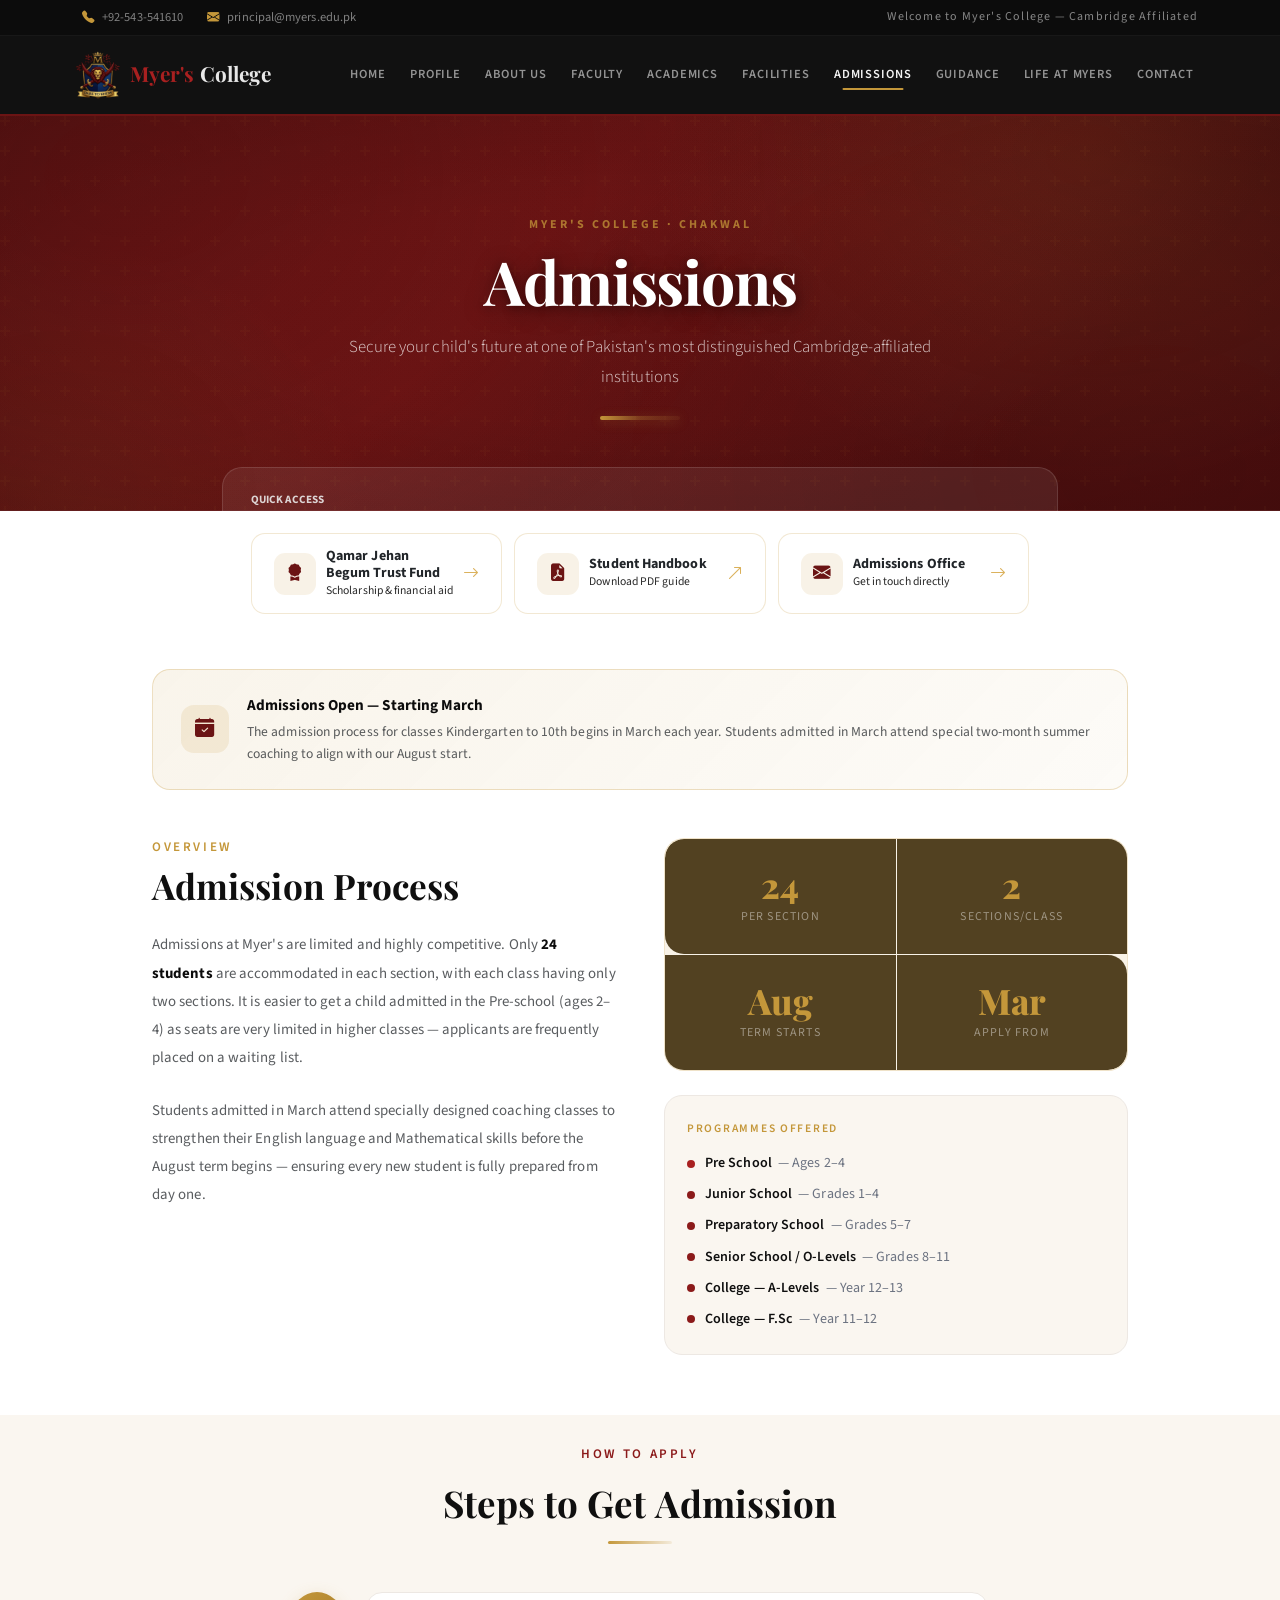
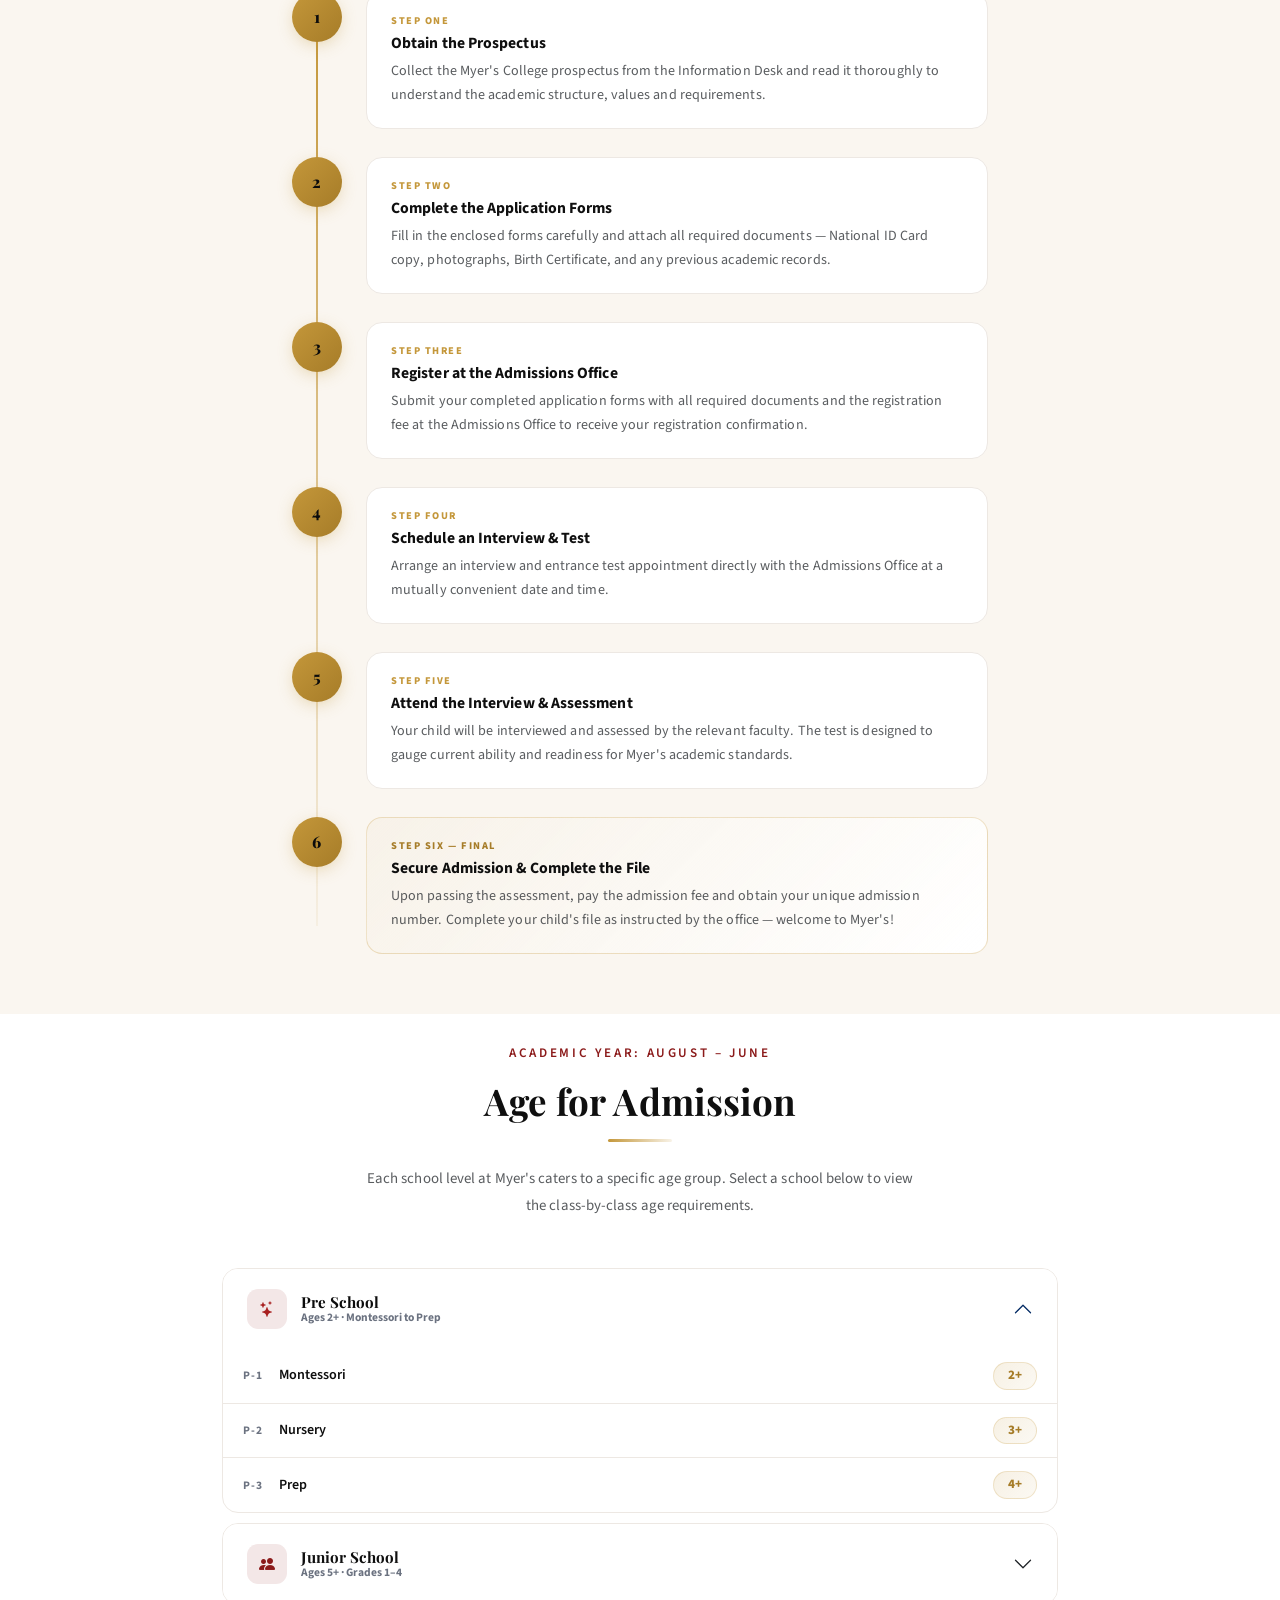
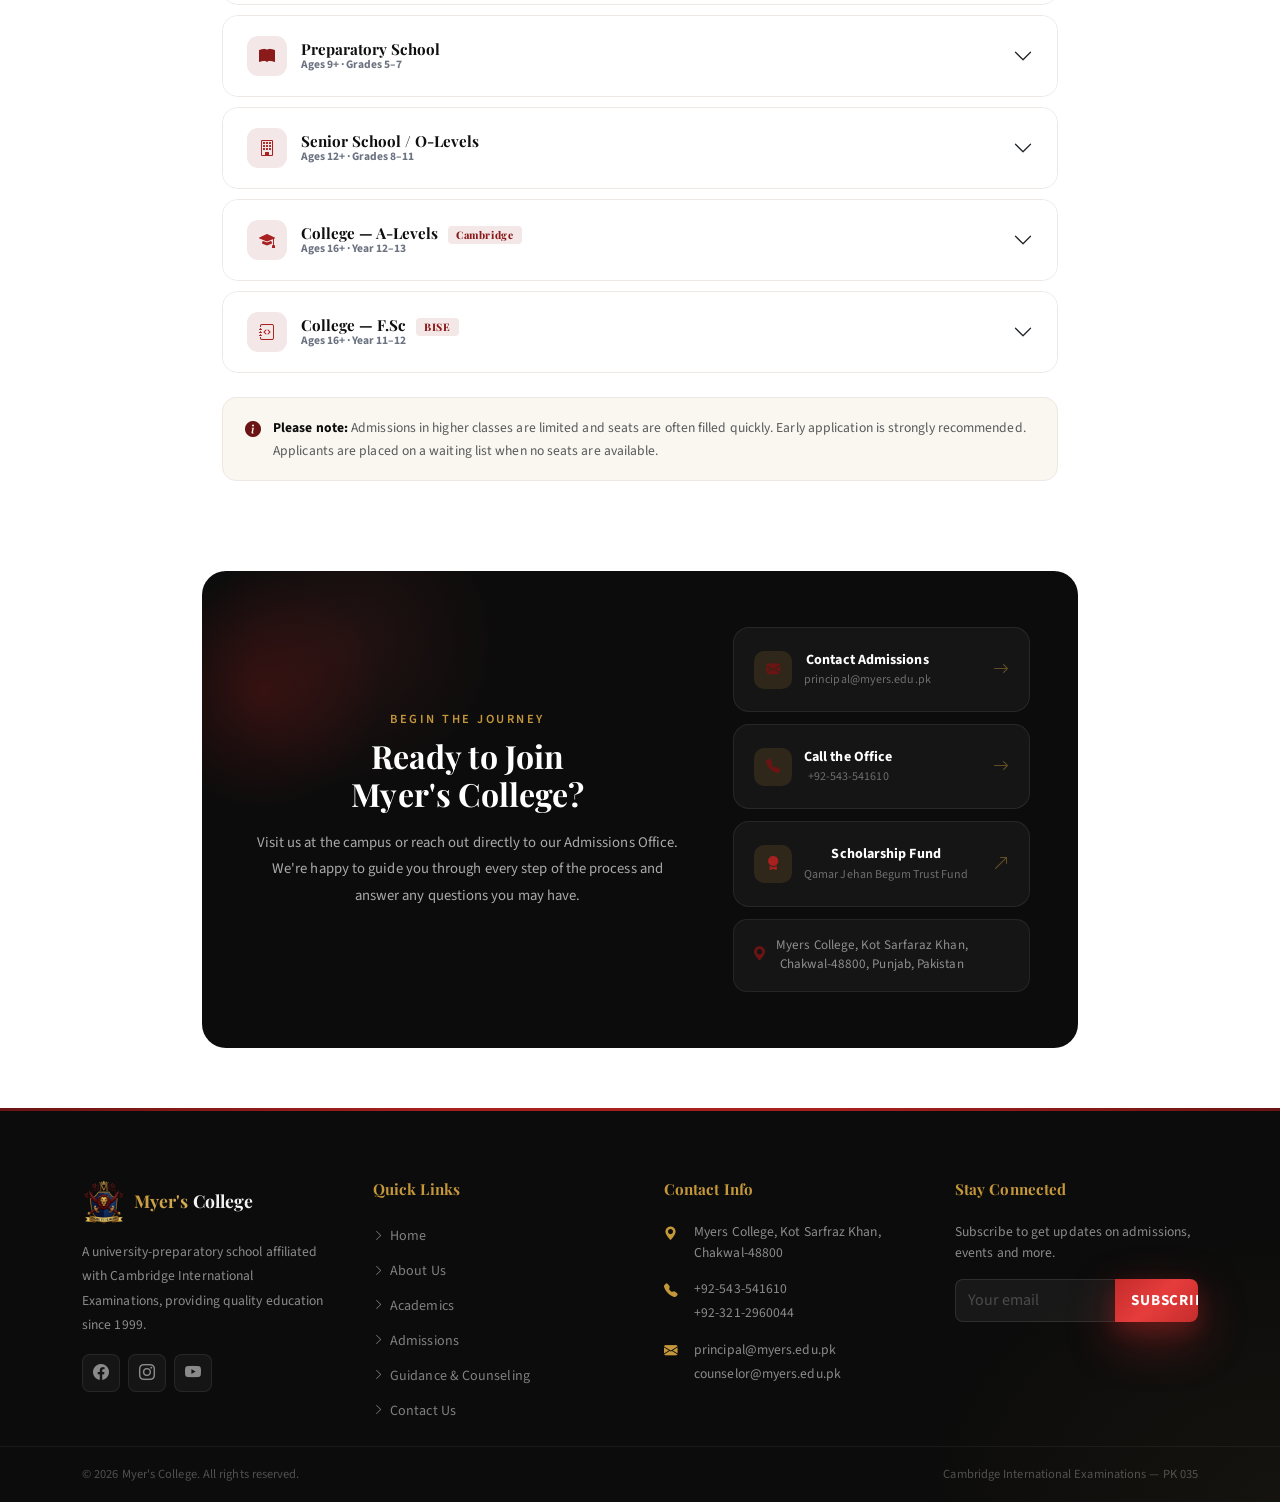
<file: admissions.html>
<!DOCTYPE html>
<html lang="en">
<head>
  <meta charset="UTF-8" />
  <meta name="viewport" content="width=device-width, initial-scale=1.0" />
  <title>Admissions — Myer's College</title>
  <meta name="description" content="Begin your journey at Myer's College. Learn about the admissions process, age requirements, programmes and how to apply." />
  <link rel="icon" href="assets/images/myers-logo.png" type="image/png" />
  <link rel="stylesheet" href="https://cdn.jsdelivr.net/npm/bootstrap@5.3.2/dist/css/bootstrap.min.css" />
  <link rel="stylesheet" href="https://cdn.jsdelivr.net/npm/bootstrap-icons@1.11.3/font/bootstrap-icons.min.css" />
  <link rel="stylesheet" href="assets/css/style.css" />
  <style>

    /* ── QUICK RESOURCE PILLS ── */
    .resource-pill {
      display: inline-flex; align-items: center; gap: 10px;
      background: rgba(255,255,255,0.06);
      border: 1px solid rgba(196,151,58,0.22);
      border-radius: 14px;
      padding: 14px 22px;
      text-decoration: none;
      transition: all 0.28s ease;
      flex: 1; min-width: 200px;
    }
    .resource-pill:hover {
      background: rgba(196,151,58,0.10);
      border-color: rgba(196,151,58,0.55);
      transform: translateY(-3px);
      box-shadow: 0 12px 32px -8px rgba(0,0,0,0.35);
    }
    .resource-pill-icon {
      width: 42px; height: 42px; border-radius: 11px;
      background: rgba(196,151,58,0.12);
      display: flex; align-items: center; justify-content: center;
      flex-shrink: 0;
    }

    /* ── KEY FACTS STRIP ── */
    .fact-strip {
      display: grid;
      grid-template-columns: repeat(auto-fit, minmax(160px, 1fr));
      gap: 1px;
      background: rgba(196,151,58,0.12);
      border-radius: 20px;
      overflow: hidden;
      border: 1px solid rgba(196,151,58,0.18);
    }
    .fact-item {
      background: rgba(56, 38, 2, 0.861);
      padding: 28px 24px;
      text-align: center;
    }
    .fact-item:first-child { border-radius: 19px 0 0 19px; }
    .fact-item:last-child  { border-radius: 0 19px 19px 0; }
    .fact-val {
      font-family: var(--font-heading);
      font-size: 2.2rem;
      font-weight: 800;
      color: var(--gold);
      line-height: 1;
    }
    .fact-lbl {
      font-size: 0.75rem;
      color: rgba(255,255,255,0.44);
      text-transform: uppercase;
      letter-spacing: 0.1em;
      margin-top: 6px;
    }

    /* ── PROCESS STEPS ── */
    .process-wrap { position: relative; }
    .process-line {
      position: absolute;
      left: 24px; top: 28px; bottom: 28px;
      width: 2px;
      background: linear-gradient(180deg, var(--gold) 0%, rgba(196,151,58,0.08) 100%);
    }
    .process-step {
      display: flex; gap: 24px; align-items: flex-start;
      margin-bottom: 28px; position: relative;
    }
    .process-step:last-child { margin-bottom: 0; }
    .step-node {
      flex-shrink: 0;
      width: 50px; height: 50px;
      border-radius: 50%;
      background: linear-gradient(135deg, var(--gold), var(--gold-dark));
      color: var(--black);
      display: flex; align-items: center; justify-content: center;
      font-weight: 800; font-size: 1rem;
      font-family: var(--font-heading);
      box-shadow: 0 4px 18px -4px rgba(196,151,58,0.45);
      z-index: 1;
    }
    .step-body {
      flex: 1;
      background: #fff;
      border: 1px solid var(--border-color);
      border-radius: 16px;
      padding: 20px 24px;
      transition: border-color 0.25s, box-shadow 0.25s;
    }
    .step-body:hover {
      border-color: rgba(196,151,58,0.28);
      box-shadow: 0 8px 24px -6px rgba(12,12,12,0.12);
    }
    .step-num-label {
      font-size: 0.65rem;
      font-weight: 800;
      letter-spacing: 0.15em;
      text-transform: uppercase;
      color: var(--gold);
      margin-bottom: 4px;
    }

    /* ── SCHOOL ACCORDION AGE TABLES ── */
    .school-acc-item {
      border-radius: 16px !important;
      border: 1px solid var(--border-color) !important;
      margin-bottom: 10px;
      overflow: hidden;
    }
    .school-acc-btn {
      background: #fff !important;
      border: none !important;
      padding: 20px 24px !important;
      font-weight: 700 !important;
      font-size: 0.95rem !important;
      color: var(--text-dark) !important;
      box-shadow: none !important;
      display: flex; align-items: center; gap: 14px;
    }
    .school-acc-btn:not(.collapsed) {
      color: var(--black) !important;
      background: #fff !important;
    }
    .school-acc-btn::after { margin-left: auto !important; }
    .acc-school-icon {
      width: 40px; height: 40px; border-radius: 11px;
      display: flex; align-items: center; justify-content: center;
      flex-shrink: 0; font-size: 1rem;
    }
    .age-row {
      display: flex; align-items: center;
      padding: 13px 20px;
      border-bottom: 1px solid var(--border-color);
      transition: background 0.2s;
    }
    .age-row:last-child { border-bottom: none; }
    .age-row:hover { background: var(--cream); }
    .age-class { flex: 1; font-size: 0.88rem; font-weight: 600; color: var(--text-dark); }
    .age-code {
      font-size: 0.72rem; font-weight: 700;
      letter-spacing: 0.08em; text-transform: uppercase;
      color: var(--text-muted); margin-right: 16px;
    }
    .age-badge {
      background: linear-gradient(135deg, rgba(196,151,58,0.14), rgba(196,151,58,0.06));
      border: 1px solid rgba(196,151,58,0.22);
      color: var(--gold-dark);
      font-weight: 800; font-size: 0.82rem;
      padding: 3px 12px; border-radius: 50px;
      min-width: 44px; text-align: center;
    }

    /* ── NOTICE BANNER ── */
    .notice-banner {
      background: linear-gradient(135deg, rgba(196,151,58,0.10) 0%, rgba(196,151,58,0.04) 100%);
      border: 1px solid rgba(196,151,58,0.28);
      border-radius: 18px;
      padding: 24px 28px;
      display: flex; align-items: center; gap: 18px;
    }
    .notice-icon {
      width: 48px; height: 48px; border-radius: 13px;
      background: rgba(196,151,58,0.14);
      display: flex; align-items: center; justify-content: center;
      flex-shrink: 0;
    }

    /* ── CTA SECTION ── */
    .cta-section {
      background: linear-gradient(135deg, var(--black) 0%, #0C0C0C 100%);
      border-radius: 24px;
      padding: 56px 48px;
      position: relative; overflow: hidden;
    }
    .cta-section::before {
      content: '';
      position: absolute; top: -80px; right: -80px;
      width: 300px; height: 300px;
      background: radial-gradient(circle, rgba(196, 58, 58, 0.12), transparent 70%);
      pointer-events: none;
    }
    .cta-section::after {
      content: '';
      position: absolute; bottom: -60px; left: -60px;
      width: 240px; height: 240px;
      background: radial-gradient(circle, rgba(159, 29, 29, 0.253), transparent 70%);
      pointer-events: none;
    }

    /* ── CONTACT CARDS ── */
    .contact-card {
      background: rgba(255,255,255,0.04);
      border: 1px solid rgba(255,255,255,0.08);
      border-radius: 16px;
      padding: 22px 20px;
      transition: background 0.25s, border-color 0.25s;
      text-decoration: none;
      display: block;
    }
    .contact-card:hover {
      background: rgba(196,151,58,0.07);
      border-color: rgba(196,151,58,0.28);
    }

    @media (max-width: 576px) {
      .cta-section { padding: 36px 24px; }
      .fact-item:first-child, .fact-item:last-child { border-radius: 0; }
    }
  </style>
</head>
<body>

  <div id="topbar">
    <div class="container"><div class="d-flex justify-content-between align-items-center"><div class="d-flex gap-4"><span class="d-flex align-items-center gap-2"><i class="bi bi-telephone-fill topbar-icon"></i> +92-543-541610</span><span class="d-flex align-items-center gap-2"><i class="bi bi-envelope-fill topbar-icon"></i> principal@myers.edu.pk</span></div><span class="d-none d-md-inline" style="color:rgba(255,255,255,0.50);font-size:0.75rem;letter-spacing:0.1em;">Welcome to Myer's College — Cambridge Affiliated</span></div></div>
  </div>

  <nav class="navbar navbar-expand-lg site-navbar sticky-top">
    <div class="container">
      <a class="navbar-brand d-flex align-items-center gap-2" href="index.html"><img src="assets/images/myers-logo.png" alt="Myer's College Logo" height="48" width="48" style="object-fit:contain;" /><div class="d-none d-sm-block"><span class="brand-name">Myer's</span><span class="brand-suffix"> College</span></div></a>
      <button class="navbar-toggler" type="button" data-bs-toggle="collapse" data-bs-target="#siteNav"><span class="navbar-toggler-icon"></span></button>
      <div class="collapse navbar-collapse" id="siteNav">
        <ul class="navbar-nav ms-auto">
          <li class="nav-item"><a class="nav-link" href="index.html">HOME</a></li>
          <li class="nav-item"><a class="nav-link" href="profile.html">PROFILE</a></li>
          <li class="nav-item"><a class="nav-link" href="about.html">ABOUT US</a></li>
          <li class="nav-item"><a class="nav-link" href="faculty.html">FACULTY</a></li>
          <li class="nav-item"><a class="nav-link" href="academics.html">ACADEMICS</a></li>
          <li class="nav-item"><a class="nav-link" href="facilities.html">FACILITIES</a></li>
          <li class="nav-item"><a class="nav-link active" href="admissions.html">ADMISSIONS</a></li>
          <li class="nav-item"><a class="nav-link" href="guidance.html">GUIDANCE</a></li>
          <li class="nav-item"><a class="nav-link" href="life.html">LIFE AT MYERS</a></li>
          <li class="nav-item"><a class="nav-link" href="contact.html">CONTACT</a></li>
        </ul>
      </div>
    </div>
  </nav>

  <!-- ═══ HERO ═══ -->
  <div class="page-hero" style="padding-bottom:90px;">
    <p style="color:rgba(196,151,58,0.75);font-size:0.75rem;font-weight:700;letter-spacing:0.25em;text-transform:uppercase;margin-bottom:12px;position:relative;z-index:1;">Myer's College · Chakwal</p>
    <h1 class="page-hero-title">Admissions</h1>
    <p class="page-hero-subtitle">Secure your child's future at one of Pakistan's most distinguished Cambridge-affiliated institutions</p>
    <div class="page-hero-divider"></div>
  </div>

  <!-- ═══ QUICK RESOURCES STRIP ═══ -->
  <section class="py-0 px-3" style="margin-top:-44px;position:relative;z-index:10;">
    <div class="container" style="max-width:860px;">
      <div class="reveal" style="background:rgba(255,255,255,0.07);border-radius:20px;padding:24px 28px;border:1px solid rgba(255,255,255,0.12);">
        <p style="color:rgba(234, 234, 234, 0.895);font-size:0.7rem;font-weight:700;text-transform:uppercase;margin-bottom:14px;" class="mb-4">Quick Access</p>
        <div style="display:flex;flex-wrap:wrap;gap:12px;">
          <a href="trust.html" class="resource-pill">
            <div class="resource-pill-icon"><i class="bi bi-award-fill" style="color:var(--maroon); font-size:1.1rem;"></i></div>
            <div>
              <p class="text-dark fw-bold mb-0" style=" font-size:0.88rem;line-height:1.2;">Qamar Jehan Begum Trust Fund</p>
              <p style="color:rgba(11, 11, 11, 0.877);font-size:0.73rem;margin:0;">Scholarship & financial aid</p>
            </div>
            <i class="bi bi-arrow-right ms-auto" style="color:rgba(212, 162, 60, 0.852);font-size: 1rem;"></i>
          </a>
          <a href="assets/handbookmyers.pdf" target="_blank" rel="noopener" class="resource-pill">
            <div class="resource-pill-icon"><i class="bi bi-file-earmark-pdf-fill" style="color:var(--maroon);font-size:1.1rem;"></i></div>
            <div>
              <p class="text-dark fw-bold mb-0" style="font-size:0.88rem;line-height:1.2;">Student Handbook</p>
              <p style="color:rgba(11, 11, 11, 0.877);font-size:0.73rem;margin:0;">Download PDF guide</p>
            </div>
            <i class="bi bi-arrow-up-right ms-auto" style="color:rgba(212, 162, 60, 0.852); font-size:1rem;"></i>
          </a>
          <a href="contact.html" class="resource-pill">
            <div class="resource-pill-icon"><i class="bi bi-envelope-fill" style="color:var(--maroon);font-size:1.1rem;"></i></div>
            <div>
              <p class="text-dark fw-bold mb-0" style="font-size:0.88rem;line-height:1.2;">Admissions Office</p>
              <p style="color:rgba(11, 11, 11, 0.877);font-size:0.73rem;margin:0;">Get in touch directly</p>
            </div>
            <i class="bi bi-arrow-right ms-auto" style="color:rgba(212, 162, 60, 0.852);font-size:1rem;"></i>
          </a>
        </div>
      </div>
    </div>
  </section>

  <!-- ═══ INTRO + KEY FACTS ═══ -->
  <section class="section-padding">
    <div class="container" style="max-width:1000px;">

      <!-- Notice banner -->
      <div class="reveal notice-banner mb-5">
        <div class="notice-icon">
          <i class="bi bi-calendar-check-fill" style="color:var(--maroon);font-size:1.2rem;"></i>
        </div>
        <div>
          <p class="fw-bold mb-1" style="font-size:0.95rem;color:var(--black);">Admissions Open — Starting March</p>
          <p class="text-muted mb-0" style="font-size:0.85rem;line-height:1.6;">The admission process for classes Kindergarten to 10th begins in March each year. Students admitted in March attend special two-month summer coaching to align with our August start.</p>
        </div>
      </div>

      <!-- Two-col intro -->
      <div class="row g-5 align-items-start mb-6">
        <div class="col-lg-6 reveal">
          <p class="gold-text fw-semibold text-uppercase mb-2" style="letter-spacing:0.2em;font-size:0.82rem;">Overview</p>
          <h2 class="fw-bold mb-4" style="font-family:var(--font-heading);font-size:2.2rem;line-height:1.2;">Admission Process</h2>
          <p class="text-muted mb-4" style="font-size:0.93rem;line-height:1.9;">Admissions at Myer's are limited and highly competitive. Only <strong style="color:var(--black);">24 students</strong> are accommodated in each section, with each class having only two sections. It is easier to get a child admitted in the Pre-school (ages 2–4) as seats are very limited in higher classes — applicants are frequently placed on a waiting list.</p>
          <p class="text-muted mb-0" style="font-size:0.93rem;line-height:1.9;">Students admitted in March attend specially designed coaching classes to strengthen their English language and Mathematical skills before the August term begins — ensuring every new student is fully prepared from day one.</p>
        </div>
        <div class="col-lg-6 reveal">
          <!-- Key facts strip -->
          <div class="fact-strip mb-4">
            <div class="fact-item">
              <div class="fact-val">24</div>
              <div class="fact-lbl">Per Section</div>
            </div>
            <div class="fact-item">
              <div class="fact-val">2</div>
              <div class="fact-lbl">Sections/Class</div>
            </div>
            <div class="fact-item">
              <div class="fact-val">Aug</div>
              <div class="fact-lbl">Term Starts</div>
            </div>
            <div class="fact-item">
              <div class="fact-val">Mar</div>
              <div class="fact-lbl">Apply From</div>
            </div>
          </div>
          <!-- Programmes offered -->
          <div style="background:var(--cream);border-radius:18px;padding:24px 22px;border:1px solid var(--border-color);">
            <p class="gold-text fw-semibold text-uppercase mb-3" style="letter-spacing:0.15em;font-size:0.72rem;">Programmes Offered</p>
            <div style="display:flex;flex-direction:column;gap:10px;">
              <div style="display:flex;align-items:center;gap:10px;">
                <div style="width:8px;height:8px;border-radius:50%;background:#A82020;flex-shrink:0;"></div>
                <span style="font-size:0.88rem;font-weight:600;">Pre School &nbsp;<span style="color:var(--text-muted);font-weight:400;">— Ages 2–4</span></span>
              </div>
              <div style="display:flex;align-items:center;gap:10px;">
                <div style="width:8px;height:8px;border-radius:50%;background:#8B1A1A;flex-shrink:0;"></div>
                <span style="font-size:0.88rem;font-weight:600;">Junior School &nbsp;<span style="color:var(--text-muted);font-weight:400;">— Grades 1–4</span></span>
              </div>
              <div style="display:flex;align-items:center;gap:10px;">
                <div style="width:8px;height:8px;border-radius:50%;background:#8B1A1A;flex-shrink:0;"></div>
                <span style="font-size:0.88rem;font-weight:600;">Preparatory School &nbsp;<span style="color:var(--text-muted);font-weight:400;">— Grades 5–7</span></span>
              </div>
              <div style="display:flex;align-items:center;gap:10px;">
                <div style="width:8px;height:8px;border-radius:50%;background:#8B1A1A;flex-shrink:0;"></div>
                <span style="font-size:0.88rem;font-weight:600;">Senior School / O-Levels &nbsp;<span style="color:var(--text-muted);font-weight:400;">— Grades 8–11</span></span>
              </div>
              <div style="display:flex;align-items:center;gap:10px;">
                <div style="width:8px;height:8px;border-radius:50%;background:#8B1A1A;flex-shrink:0;"></div>
                <span style="font-size:0.88rem;font-weight:600;">College — A-Levels &nbsp;<span style="color:var(--text-muted);font-weight:400;">— Year 12–13</span></span>
              </div>
              <div style="display:flex;align-items:center;gap:10px;">
                <div style="width:8px;height:8px;border-radius:50%;background:#8B1A1A;flex-shrink:0;"></div>
                <span style="font-size:0.88rem;font-weight:600;">College — F.Sc &nbsp;<span style="color:var(--text-muted);font-weight:400;">— Year 11–12</span></span>
              </div>
            </div>
          </div>
        </div>
      </div>

    </div>
  </section>

  <!-- ═══ STEPS ═══ -->
  <section class="section-padding section-cream">
    <div class="container" style="max-width:720px;">
      <div class="reveal text-center mb-5">
        <p class="maroon-text fw-semibold text-uppercase" style="letter-spacing:0.2em;font-size:0.82rem;">How To Apply</p>
        <h2 class="fw-bold" style="font-family:var(--font-heading);font-size:2.3rem;">Steps to Get Admission</h2>
        <div class="gold-line mx-auto mt-3"></div>
      </div>

      <div class="reveal process-wrap">
        <div class="process-line"></div>

        <div class="process-step">
          <div class="step-node">1</div>
          <div class="step-body">
            <p class="step-num-label">Step One</p>
            <p class="fw-bold mb-1" style="font-size:0.98rem;">Obtain the Prospectus</p>
            <p class="text-muted mb-0" style="font-size:0.88rem;line-height:1.7;">Collect the Myer's College prospectus from the Information Desk and read it thoroughly to understand the academic structure, values and requirements.</p>
          </div>
        </div>

        <div class="process-step">
          <div class="step-node">2</div>
          <div class="step-body">
            <p class="step-num-label">Step Two</p>
            <p class="fw-bold mb-1" style="font-size:0.98rem;">Complete the Application Forms</p>
            <p class="text-muted mb-0" style="font-size:0.88rem;line-height:1.7;">Fill in the enclosed forms carefully and attach all required documents — National ID Card copy, photographs, Birth Certificate, and any previous academic records.</p>
          </div>
        </div>

        <div class="process-step">
          <div class="step-node">3</div>
          <div class="step-body">
            <p class="step-num-label">Step Three</p>
            <p class="fw-bold mb-1" style="font-size:0.98rem;">Register at the Admissions Office</p>
            <p class="text-muted mb-0" style="font-size:0.88rem;line-height:1.7;">Submit your completed application forms with all required documents and the registration fee at the Admissions Office to receive your registration confirmation.</p>
          </div>
        </div>

        <div class="process-step">
          <div class="step-node">4</div>
          <div class="step-body">
            <p class="step-num-label">Step Four</p>
            <p class="fw-bold mb-1" style="font-size:0.98rem;">Schedule an Interview &amp; Test</p>
            <p class="text-muted mb-0" style="font-size:0.88rem;line-height:1.7;">Arrange an interview and entrance test appointment directly with the Admissions Office at a mutually convenient date and time.</p>
          </div>
        </div>

        <div class="process-step">
          <div class="step-node">5</div>
          <div class="step-body">
            <p class="step-num-label">Step Five</p>
            <p class="fw-bold mb-1" style="font-size:0.98rem;">Attend the Interview &amp; Assessment</p>
            <p class="text-muted mb-0" style="font-size:0.88rem;line-height:1.7;">Your child will be interviewed and assessed by the relevant faculty. The test is designed to gauge current ability and readiness for Myer's academic standards.</p>
          </div>
        </div>

        <div class="process-step">
          <div class="step-node">6</div>
          <div class="step-body" style="border-color:rgba(196,151,58,0.28);background:linear-gradient(135deg,rgba(196,151,58,0.04),#fff);">
            <p class="step-num-label" style="color:var(--gold-dark);">Step Six — Final</p>
            <p class="fw-bold mb-1" style="font-size:0.98rem;">Secure Admission &amp; Complete the File</p>
            <p class="text-muted mb-0" style="font-size:0.88rem;line-height:1.7;">Upon passing the assessment, pay the admission fee and obtain your unique admission number. Complete your child's file as instructed by the office — welcome to Myer's!</p>
          </div>
        </div>

      </div>
    </div>
  </section>

  <!-- ═══ AGE FOR ADMISSION ═══ -->
  <section class="section-padding">
    <div class="container" style="max-width:860px;">
      <div class="reveal text-center mb-5">
        <p class="maroon-text fw-semibold text-uppercase" style="letter-spacing:0.2em;font-size:0.82rem;">Academic Year: August – June</p>
        <h2 class="fw-bold" style="font-family:var(--font-heading);font-size:2.3rem;">Age for Admission</h2>
        <div class="gold-line mx-auto mt-3 mb-4"></div>
        <p class="text-muted" style="font-size:0.93rem;line-height:1.8;max-width:560px;margin:0 auto;">Each school level at Myer's caters to a specific age group. Select a school below to view the class-by-class age requirements.</p>
      </div>

      <div class="reveal accordion" id="ageAccordion">

        <!-- Pre School -->
        <div class="accordion-item school-acc-item">
          <h2 class="accordion-header">
            <button class="accordion-button school-acc-btn" type="button" data-bs-toggle="collapse" data-bs-target="#age1">
              <div class="acc-school-icon" style="background:rgba(139,26,26,0.10);color:#A82020;"><i class="bi bi-stars"></i></div>
              <div>
                <div style="font-weight:700;font-size:0.95rem;">Pre School</div>
                <div style="font-size:0.72rem;color:var(--text-muted);font-family:var(--font-body);">Ages 2+ · Montessori to Prep</div>
              </div>
            </button>
          </h2>
          <div id="age1" class="accordion-collapse collapse show" data-bs-parent="#ageAccordion">
            <div class="accordion-body p-0">
              <div class="age-row">
                <span class="age-code">P-1</span>
                <span class="age-class">Montessori</span>
                <span class="age-badge">2+</span>
              </div>
              <div class="age-row">
                <span class="age-code">P-2</span>
                <span class="age-class">Nursery</span>
                <span class="age-badge">3+</span>
              </div>
              <div class="age-row">
                <span class="age-code">P-3</span>
                <span class="age-class">Prep</span>
                <span class="age-badge">4+</span>
              </div>
            </div>
          </div>
        </div>

        <!-- Junior School -->
        <div class="accordion-item school-acc-item">
          <h2 class="accordion-header">
            <button class="accordion-button school-acc-btn collapsed" type="button" data-bs-toggle="collapse" data-bs-target="#age2">
              <div class="acc-school-icon" style="background:rgba(139,26,26,0.10);color:#8B1A1A;"><i class="bi bi-people-fill"></i></div>
              <div>
                <div style="font-weight:700;font-size:0.95rem;">Junior School</div>
                <div style="font-size:0.72rem;color:var(--text-muted);font-family:var(--font-body);">Ages 5+ · Grades 1–4</div>
              </div>
            </button>
          </h2>
          <div id="age2" class="accordion-collapse collapse" data-bs-parent="#ageAccordion">
            <div class="accordion-body p-0">
              <div class="age-row"><span class="age-code">K-1</span><span class="age-class">One</span><span class="age-badge">5+</span></div>
              <div class="age-row"><span class="age-code">K-2</span><span class="age-class">Two</span><span class="age-badge">6+</span></div>
              <div class="age-row"><span class="age-code">K-3</span><span class="age-class">Three</span><span class="age-badge">7+</span></div>
              <div class="age-row"><span class="age-code">K-4</span><span class="age-class">Four</span><span class="age-badge">8+</span></div>
            </div>
          </div>
        </div>

        <!-- Preparatory School -->
        <div class="accordion-item school-acc-item">
          <h2 class="accordion-header">
            <button class="accordion-button school-acc-btn collapsed" type="button" data-bs-toggle="collapse" data-bs-target="#age3">
              <div class="acc-school-icon" style="background:rgba(139,26,26,0.10);color:#8B1A1A;"><i class="bi bi-book-fill"></i></div>
              <div>
                <div style="font-weight:700;font-size:0.95rem;">Preparatory School</div>
                <div style="font-size:0.72rem;color:var(--text-muted);font-family:var(--font-body);">Ages 9+ · Grades 5–7</div>
              </div>
            </button>
          </h2>
          <div id="age3" class="accordion-collapse collapse" data-bs-parent="#ageAccordion">
            <div class="accordion-body p-0">
              <div class="age-row"><span class="age-code">E-1</span><span class="age-class">Five</span><span class="age-badge">9+</span></div>
              <div class="age-row"><span class="age-code">E-2</span><span class="age-class">Six</span><span class="age-badge">10+</span></div>
              <div class="age-row"><span class="age-code">E-3</span><span class="age-class">Seven</span><span class="age-badge">11+</span></div>
            </div>
          </div>
        </div>

        <!-- Senior School -->
        <div class="accordion-item school-acc-item">
          <h2 class="accordion-header">
            <button class="accordion-button school-acc-btn collapsed" type="button" data-bs-toggle="collapse" data-bs-target="#age4">
              <div class="acc-school-icon" style="background:rgba(139,26,26,0.10);color:#A82020;"><i class="bi bi-building"></i></div>
              <div>
                <div style="font-weight:700;font-size:0.95rem;">Senior School / O-Levels</div>
                <div style="font-size:0.72rem;color:var(--text-muted);font-family:var(--font-body);">Ages 12+ · Grades 8–11</div>
              </div>
            </button>
          </h2>
          <div id="age4" class="accordion-collapse collapse" data-bs-parent="#ageAccordion">
            <div class="accordion-body p-0">
              <div class="age-row"><span class="age-code">C-1 / M-1</span><span class="age-class">Eight</span><span class="age-badge">12+</span></div>
              <div class="age-row"><span class="age-code">C-2 / M-2</span><span class="age-class">Nine</span><span class="age-badge">13+</span></div>
              <div class="age-row"><span class="age-code">C-3 / M-3</span><span class="age-class">Ten</span><span class="age-badge">14+</span></div>
              <div class="age-row"><span class="age-code">C-4 / M-4</span><span class="age-class">O-Levels</span><span class="age-badge">15+</span></div>
            </div>
          </div>
        </div>

        <!-- College A-Levels -->
        <div class="accordion-item school-acc-item">
          <h2 class="accordion-header">
            <button class="accordion-button school-acc-btn collapsed" type="button" data-bs-toggle="collapse" data-bs-target="#age5">
              <div class="acc-school-icon" style="background:rgba(139,26,26,0.10);color:#A82020;"><i class="bi bi-mortarboard-fill"></i></div>
              <div>
                <div style="font-weight:700;font-size:0.95rem;">College — A-Levels <span style="background:rgba(139,26,26,0.10);color:#8B1A1A;font-size:0.65rem;font-weight:800;padding:2px 8px;border-radius:4px;margin-left:6px;letter-spacing:0.06em;">Cambridge</span></div>
                <div style="font-size:0.72rem;color:var(--text-muted);font-family:var(--font-body);">Ages 16+ · Year 12–13</div>
              </div>
            </button>
          </h2>
          <div id="age5" class="accordion-collapse collapse" data-bs-parent="#ageAccordion">
            <div class="accordion-body p-0">
              <div class="age-row"><span class="age-code">A-1</span><span class="age-class">Year 12 (Lower Sixth)</span><span class="age-badge">16+</span></div>
              <div class="age-row"><span class="age-code">A-2</span><span class="age-class">Year 13 — A-Level</span><span class="age-badge">17+</span></div>
            </div>
          </div>
        </div>

        <!-- College F.Sc -->
        <div class="accordion-item school-acc-item">
          <h2 class="accordion-header">
            <button class="accordion-button school-acc-btn collapsed" type="button" data-bs-toggle="collapse" data-bs-target="#age6">
              <div class="acc-school-icon" style="background:rgba(139,26,26,0.10);color:#A82020;"><i class="bi bi-journal-code"></i></div>
              <div>
                <div style="font-weight:700;font-size:0.95rem;">College — F.Sc <span style="background:rgba(139,26,26,0.10);color:#8B1A1A;font-size:0.65rem;font-weight:800;padding:2px 8px;border-radius:4px;margin-left:6px;letter-spacing:0.06em;">BISE</span></div>
                <div style="font-size:0.72rem;color:var(--text-muted);font-family:var(--font-body);">Ages 16+ · Year 11–12</div>
              </div>
            </button>
          </h2>
          <div id="age6" class="accordion-collapse collapse" data-bs-parent="#ageAccordion">
            <div class="accordion-body p-0">
              <div class="age-row"><span class="age-code">I-1</span><span class="age-class">F.Sc Part I (Class 11)</span><span class="age-badge">16+</span></div>
              <div class="age-row"><span class="age-code">I-2</span><span class="age-class">F.Sc Part II (Class 12)</span><span class="age-badge">17+</span></div>
            </div>
          </div>
        </div>

      </div><!-- /accordion -->

      <!-- Important note -->
      <div class="reveal mt-4">
        <div style="background:var(--cream);border-radius:14px;padding:18px 22px;border:1px solid var(--border-color);display:flex;gap:12px;align-items:flex-start;">
          <i class="bi bi-info-circle-fill" style="color:var(--maroon);font-size:1rem;flex-shrink:0;margin-top:2px;"></i>
          <p class="text-muted mb-0" style="font-size:0.85rem;line-height:1.7;"><strong style="color:var(--black);">Please note:</strong> Admissions in higher classes are limited and seats are often filled quickly. Early application is strongly recommended. Applicants are placed on a waiting list when no seats are available.</p>
        </div>
      </div>
    </div>
  </section>

  <!-- ═══ CTA ═══ -->
  <section class="section-padding">
    <div class="container" style="max-width:900px;">
      <div class="reveal cta-section">
        <div class="row g-5 align-items-center position-relative" style="z-index:1;">
          <div class="col-lg-7">
            <p class="gold-text fw-semibold text-uppercase mb-2" style="letter-spacing:0.2em;font-size:0.78rem;">Begin the Journey</p>
            <h2 class="text-white fw-bold mb-3" style="font-family:var(--font-heading);font-size:2rem;line-height:1.2;">Ready to Join<br>Myer's College?</h2>
            <p style="color:rgba(255,255,255,0.65);font-size:0.92rem;line-height:1.8;margin-bottom:0;">Visit us at the campus or reach out directly to our Admissions Office. We're happy to guide you through every step of the process and answer any questions you may have.</p>
          </div>
          <div class="col-lg-5">
            <div style="display:flex;flex-direction:column;gap:12px;">
              <a href="contact.html" class="contact-card">
                <div style="display:flex;align-items:center;gap:12px;">
                  <div style="width:38px;height:38px;border-radius:10px;background:rgba(196,151,58,0.14);display:flex;align-items:center;justify-content:center;flex-shrink:0;"><i class="bi bi-envelope-fill" style="color:var(--maroon);font-size:0.9rem;"></i></div>
                  <div><p class="text-white fw-bold mb-0" style="font-size:0.88rem;">Contact Admissions</p><p style="color:rgba(255,255,255,0.38);font-size:0.75rem;margin:0;">principal@myers.edu.pk</p></div>
                  <i class="bi bi-arrow-right ms-auto" style="color:rgba(196,151,58,0.45);"></i>
                </div>
              </a>
              <a href="tel:+92543541610" class="contact-card">
                <div style="display:flex;align-items:center;gap:12px;">
                  <div style="width:38px;height:38px;border-radius:10px;background:rgba(196,151,58,0.14);display:flex;align-items:center;justify-content:center;flex-shrink:0;"><i class="bi bi-telephone-fill" style="color:var(--maroon);font-size:0.9rem;"></i></div>
                  <div><p class="text-white fw-bold mb-0" style="font-size:0.88rem;">Call the Office</p><p style="color:rgba(255,255,255,0.38);font-size:0.75rem;margin:0;">+92-543-541610</p></div>
                  <i class="bi bi-arrow-right ms-auto" style="color:rgba(196,151,58,0.45);"></i>
                </div>
              </a>
              <a href="trust.html" class="contact-card">
                <div style="display:flex;align-items:center;gap:12px;">
                  <div style="width:38px;height:38px;border-radius:10px;background:rgba(196,151,58,0.14);display:flex;align-items:center;justify-content:center;flex-shrink:0;"><i class="bi bi-award-fill" style="color:#A82020;font-size:0.9rem;"></i></div>
                  <div><p class="text-white fw-bold mb-0" style="font-size:0.88rem;">Scholarship Fund</p><p style="color:rgba(255,255,255,0.38);font-size:0.75rem;margin:0;">Qamar Jehan Begum Trust Fund</p></div>
                  <i class="bi bi-arrow-up-right ms-auto" style="color:rgba(196,151,58,0.45);"></i>
                </div>
              </a>
              <div style="background:rgba(255,255,255,0.04);border:1px solid rgba(255,255,255,0.07);border-radius:14px;padding:16px 18px;">
                <div style="display:flex;align-items:center;gap:10px;">
                  <i class="bi bi-geo-alt-fill" style="color:var(--maroon);font-size:0.9rem;flex-shrink:0;"></i>
                  <p style="color:rgba(255,255,255,0.52);font-size:0.82rem;margin:0;line-height:1.5;">Myers College, Kot Sarfaraz Khan,<br>Chakwal-48800, Punjab, Pakistan</p>
                </div>
              </div>
            </div>
          </div>
        </div>
      </div>
    </div>
  </section>

  <!-- FOOTER -->
  <footer class="site-footer pt-5 pb-0">
    <div class="container py-4">
      <div class="row g-5">
        <div class="col-md-6 col-lg-3"><div class="d-flex align-items-center gap-2 mb-3"><img src="assets/images/myers-logo.png" alt="Myer's College" height="44" width="44" style="object-fit:contain;" /><div><span class="gradient-text" style="font-family:var(--font-heading);font-size:1.1rem;font-weight:700;">Myer's</span><span style="color:rgba(255,255,255,0.95);font-family:var(--font-heading);font-size:1.1rem;font-weight:700;"> College</span></div></div><p style="font-size:0.85rem;line-height:1.8;color:rgba(255,255,255,0.52);">A university-preparatory school affiliated with Cambridge International Examinations, providing quality education since 1999.</p><div class="d-flex gap-2 mt-3"><a href="#" class="footer-social"><i class="bi bi-facebook"></i></a><a href="#" class="footer-social"><i class="bi bi-instagram"></i></a><a href="#" class="footer-social"><i class="bi bi-youtube"></i></a></div></div>
        <div class="col-md-6 col-lg-3"><h4 class="footer-heading mb-4">Quick Links</h4><ul class="list-unstyled mb-0" style="display:flex;flex-direction:column;gap:10px;"><li><a href="index.html" class="footer-link"><i class="bi bi-chevron-right" style="font-size:0.7rem;"></i> Home</a></li><li><a href="about.html" class="footer-link"><i class="bi bi-chevron-right" style="font-size:0.7rem;"></i> About Us</a></li><li><a href="academics.html" class="footer-link"><i class="bi bi-chevron-right" style="font-size:0.7rem;"></i> Academics</a></li><li><a href="admissions.html" class="footer-link"><i class="bi bi-chevron-right" style="font-size:0.7rem;"></i> Admissions</a></li><li><a href="guidance.html" class="footer-link"><i class="bi bi-chevron-right" style="font-size:0.7rem;"></i> Guidance &amp; Counseling</a></li><li><a href="contact.html" class="footer-link"><i class="bi bi-chevron-right" style="font-size:0.7rem;"></i> Contact Us</a></li></ul></div>
        <div class="col-md-6 col-lg-3"><h4 class="footer-heading mb-4">Contact Info</h4><ul class="list-unstyled mb-0" style="display:flex;flex-direction:column;gap:16px;font-size:0.85rem;color:rgba(255,255,255,0.52);"><li class="d-flex align-items-start gap-3"><i class="bi bi-geo-alt-fill" style="color:var(--gold);margin-top:2px;flex-shrink:0;"></i>Myers College, Kot Sarfraz Khan, Chakwal-48800</li><li class="d-flex align-items-start gap-3"><i class="bi bi-telephone-fill" style="color:var(--gold);margin-top:2px;flex-shrink:0;"></i><div><p class="mb-1">+92-543-541610</p><p class="mb-0">+92-321-2960044</p></div></li><li class="d-flex align-items-start gap-3"><i class="bi bi-envelope-fill" style="color:var(--gold);margin-top:2px;flex-shrink:0;"></i><div><p class="mb-1">principal@myers.edu.pk</p><p class="mb-0">counselor@myers.edu.pk</p></div></li></ul></div>
        <div class="col-md-6 col-lg-3"><h4 class="footer-heading mb-4">Stay Connected</h4><p style="font-size:0.85rem;color:rgba(255,255,255,0.52);">Subscribe to get updates on admissions, events and more.</p><form class="newsletter-form d-flex mt-3" onsubmit="return false;"><input type="email" class="form-control footer-input" placeholder="Your email" required /><button type="submit" class="btn-gold" style="border-radius:0 10px 10px 0;padding:10px 16px;">Subscribe</button></form></div>
      </div>
    </div>
    <div class="footer-bottom"><div class="container d-flex flex-column flex-sm-row justify-content-between align-items-center gap-2"><p class="mb-0">&copy; <span id="year"></span> Myer's College. All rights reserved.</p><p class="mb-0">Cambridge International Examinations — PK 035</p></div></div>
  </footer>

  <script>document.getElementById('year').textContent = new Date().getFullYear();</script>
  <script src="https://cdn.jsdelivr.net/npm/bootstrap@5.3.2/dist/js/bootstrap.bundle.min.js"></script>
  <script src="assets/js/main.js"></script>
</body>
</html>
</file>
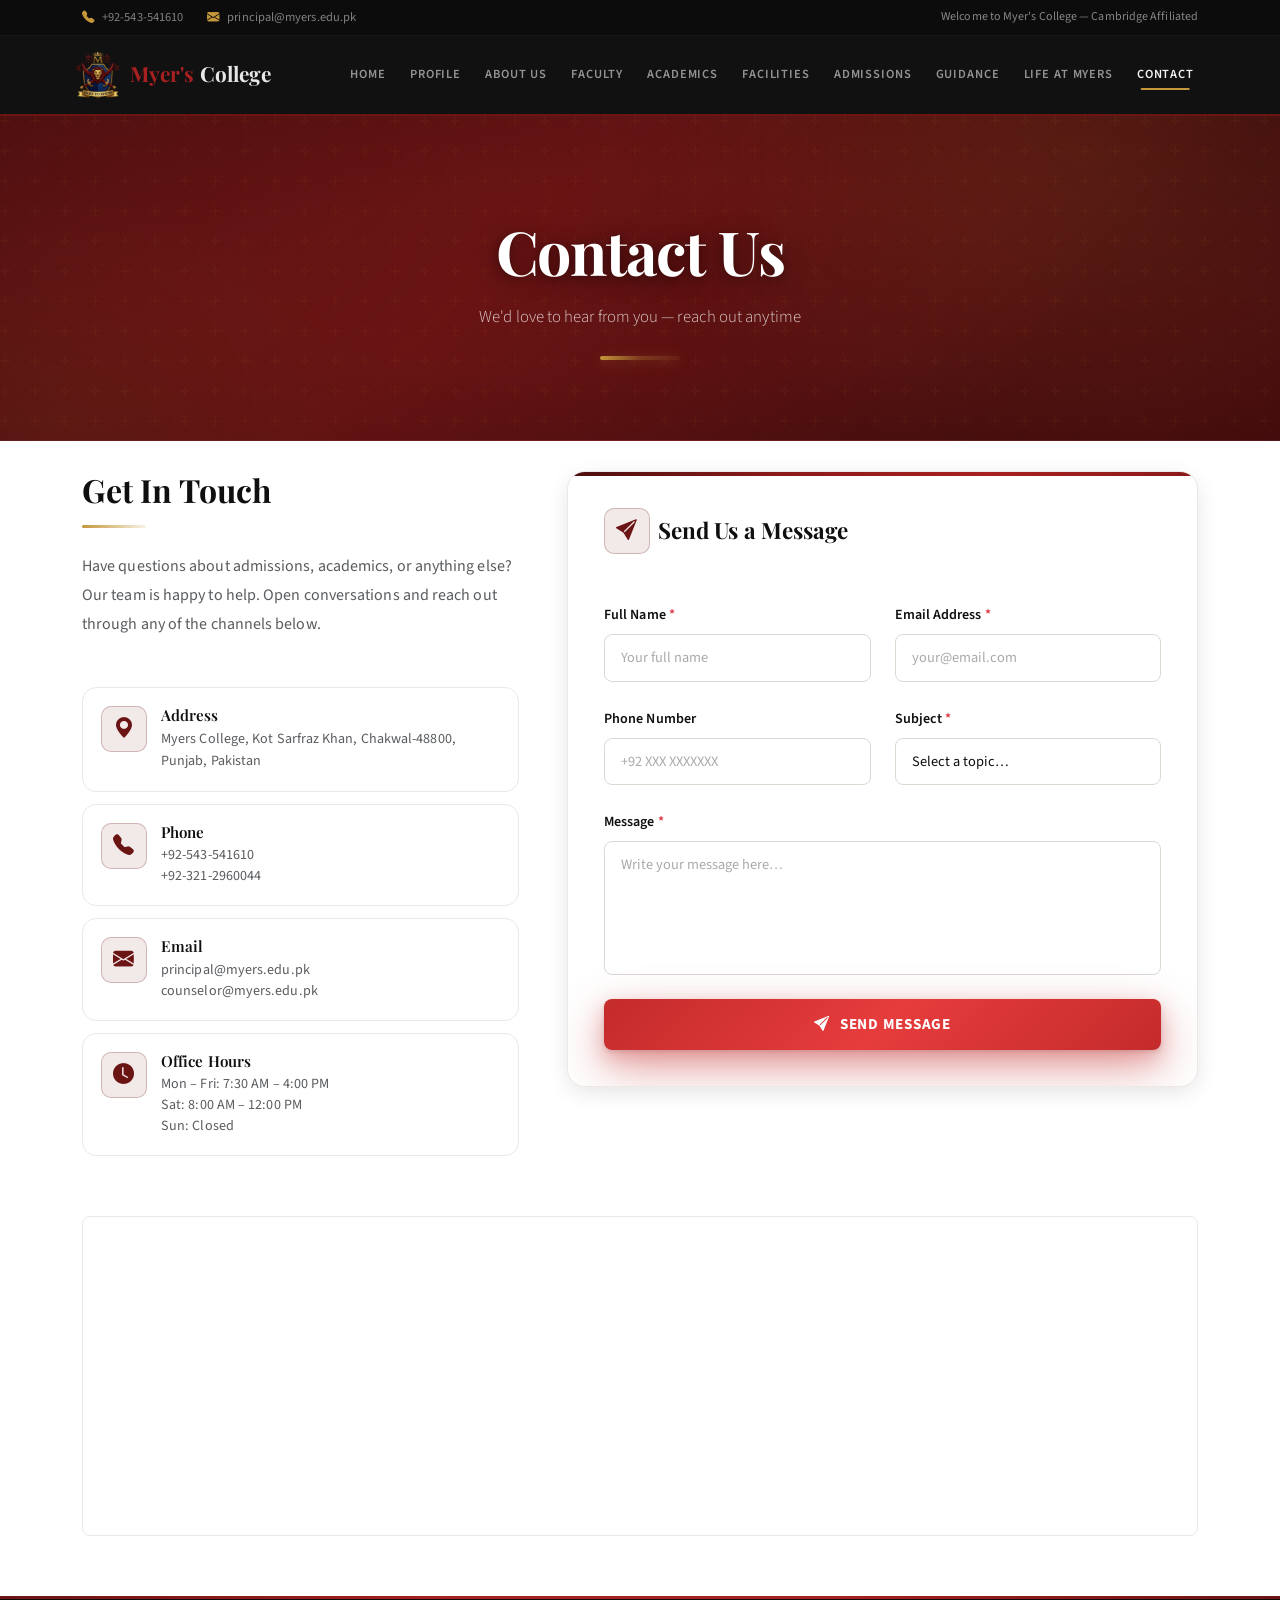
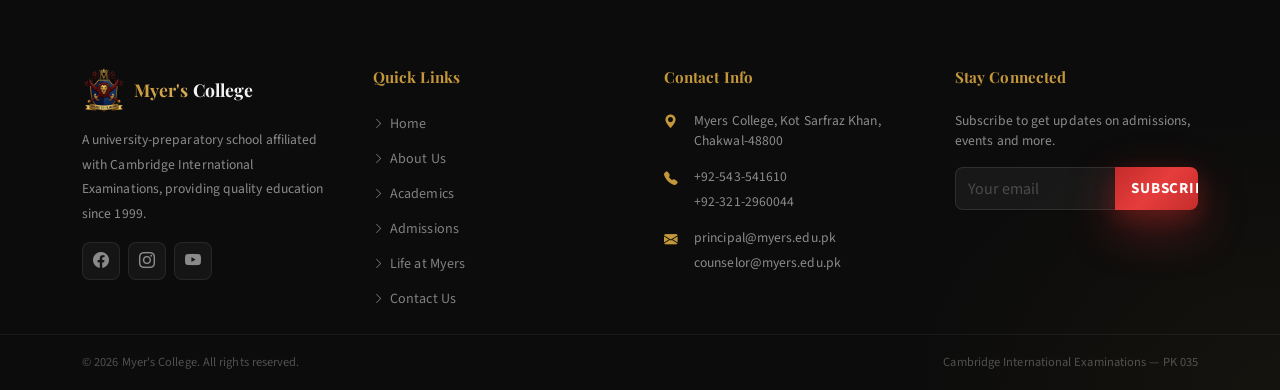
<file: contact.html>
<!DOCTYPE html>
<html lang="en">
<head>
  <meta charset="UTF-8" />
  <meta name="viewport" content="width=device-width, initial-scale=1.0" />
  <title>Contact Us — Myer's College</title>
  <meta name="description" content="Get in touch with Myer's College, Chakwal, Pakistan. Find our address, phone, email, and office hours." />
  <link rel="icon" href="assets/images/myers-logo.png" type="image/png" />
  <link rel="stylesheet" href="https://cdn.jsdelivr.net/npm/bootstrap@5.3.2/dist/css/bootstrap.min.css" />
  <link rel="stylesheet" href="https://cdn.jsdelivr.net/npm/bootstrap-icons@1.11.3/font/bootstrap-icons.min.css" />
  <link rel="stylesheet" href="assets/css/style.css" />
</head>
<body>

  <div id="topbar">
    <div class="container"><div class="d-flex justify-content-between align-items-center"><div class="d-flex gap-4"><span class="d-flex align-items-center gap-2"><i class="bi bi-telephone-fill topbar-icon"></i> +92-543-541610</span><span class="d-flex align-items-center gap-2"><i class="bi bi-envelope-fill topbar-icon"></i> principal@myers.edu.pk</span></div><span class="d-none d-md-inline" style="color:rgba(255,255,255,0.50);font-size:0.75rem;">Welcome to Myer's College — Cambridge Affiliated</span></div></div>
  </div>

  <nav class="navbar navbar-expand-lg site-navbar sticky-top">
    <div class="container">
      <a class="navbar-brand d-flex align-items-center gap-2" href="index.html"><img src="assets/images/myers-logo.png" alt="Myer's College Logo" height="48" width="48" style="object-fit:contain;" /><div class="d-none d-sm-block"><span class="brand-name">Myer's</span><span class="brand-suffix"> College</span></div></a>
      <button class="navbar-toggler" type="button" data-bs-toggle="collapse" data-bs-target="#siteNav"><span class="navbar-toggler-icon"></span></button>
      <div class="collapse navbar-collapse" id="siteNav">
        <ul class="navbar-nav ms-auto">
          <li class="nav-item"><a class="nav-link" href="index.html">HOME</a></li>
          <li class="nav-item"><a class="nav-link" href="profile.html">PROFILE</a></li>
          <li class="nav-item"><a class="nav-link" href="about.html">ABOUT US</a></li>
          <li class="nav-item"><a class="nav-link" href="faculty.html">FACULTY</a></li>
          <li class="nav-item"><a class="nav-link" href="academics.html">ACADEMICS</a></li>
          <li class="nav-item"><a class="nav-link" href="facilities.html">FACILITIES</a></li>
          <li class="nav-item"><a class="nav-link" href="admissions.html">ADMISSIONS</a></li>
          <li class="nav-item"><a class="nav-link" href="guidance.html">GUIDANCE</a></li>
          <li class="nav-item"><a class="nav-link" href="life.html">LIFE AT MYERS</a></li>
          <li class="nav-item"><a class="nav-link active" href="contact.html">CONTACT</a></li>
        </ul>
      </div>
    </div>
  </nav>

  <div class="page-hero">
    <h1 class="page-hero-title">Contact Us</h1>
    <p class="page-hero-subtitle">We'd love to hear from you — reach out anytime</p>
    <div class="page-hero-divider"></div>
  </div>

  <section class="section-padding">
    <div class="container">
      <div class="row g-5">

        <!-- LEFT: Contact Info -->
        <div class="col-lg-5">
          <div class="reveal mb-4">
            <h2 class="fw-bold mb-3" style="font-family:var(--font-heading);font-size:2rem;">Get In Touch</h2>
            <div class="gold-line mb-4"></div>
            <p class="text-muted mb-5" style="line-height:1.8;">Have questions about admissions, academics, or anything else? Our team is happy to help. Open conversations and reach out through any of the channels below.</p>
          </div>

          <div class="contact-info-card reveal">
            <div class="contact-icon-box"><i class="bi bi-geo-alt-fill" style="color:var(--maroon);font-size:1.3rem;"></i></div>
            <div>
              <h4 class="fw-semibold mb-1" style="font-size:0.95rem;">Address</h4>
              <p class="text-muted mb-0" style="font-size:0.88rem;line-height:1.6;">Myers College, Kot Sarfraz Khan, Chakwal-48800, Punjab, Pakistan</p>
            </div>
          </div>

          <div class="contact-info-card reveal">
            <div class="contact-icon-box"><i class="bi bi-telephone-fill" style="color:var(--maroon);font-size:1.3rem;"></i></div>
            <div>
              <h4 class="fw-semibold mb-1" style="font-size:0.95rem;">Phone</h4>
              <p class="text-muted mb-0" style="font-size:0.88rem;">+92-543-541610<br>+92-321-2960044</p>
            </div>
          </div>

          <div class="contact-info-card reveal">
            <div class="contact-icon-box"><i class="bi bi-envelope-fill" style="color:var(--maroon);font-size:1.3rem;"></i></div>
            <div>
              <h4 class="fw-semibold mb-1" style="font-size:0.95rem;">Email</h4>
              <p class="text-muted mb-0" style="font-size:0.88rem;">principal@myers.edu.pk<br>counselor@myers.edu.pk</p>
            </div>
          </div>

          <div class="contact-info-card reveal">
            <div class="contact-icon-box"><i class="bi bi-clock-fill" style="color:var(--maroon);font-size:1.3rem;"></i></div>
            <div>
              <h4 class="fw-semibold mb-1" style="font-size:0.95rem;">Office Hours</h4>
              <p class="text-muted mb-0" style="font-size:0.88rem;">
                Mon – Fri: 7:30 AM – 4:00 PM<br>
                Sat: 8:00 AM – 12:00 PM<br>
                Sun: Closed
              </p>
            </div>
          </div>
        </div>

        <!-- RIGHT: Contact Form -->
        <div class="col-lg-7">
          <div class="contact-form-card reveal">
            <div class="d-flex align-items-center gap-2 mb-5">
              <div class="contact-icon-box"><i class="bi bi-send-fill" style="color:var(--maroon);font-size:1.3rem;"></i></div>
              <h3 class="mb-0 fw-bold" style="font-family:var(--font-heading);font-size:1.4rem;">Send Us a Message</h3>
            </div>

            <form id="contactForm">
              <div class="row g-4 mb-4">
                <div class="col-sm-6">
                  <label class="form-label fw-semibold" style="font-size:0.88rem;color:var(--text-dark);">Full Name <span class="text-danger">*</span></label>
                  <input type="text" class="form-control form-control-custom" placeholder="Your full name" required />
                </div>
                <div class="col-sm-6">
                  <label class="form-label fw-semibold" style="font-size:0.88rem;color:var(--text-dark);">Email Address <span class="text-danger">*</span></label>
                  <input type="email" class="form-control form-control-custom" placeholder="your@email.com" required />
                </div>
                <div class="col-sm-6">
                  <label class="form-label fw-semibold" style="font-size:0.88rem;color:var(--text-dark);">Phone Number</label>
                  <input type="tel" class="form-control form-control-custom" placeholder="+92 XXX XXXXXXX" />
                </div>
                <div class="col-sm-6">
                  <label class="form-label fw-semibold" style="font-size:0.88rem;color:var(--text-dark);">Subject <span class="text-danger">*</span></label>
                  <select class="form-control form-control-custom" required>
                    <option value="">Select a topic…</option>
                    <option>Admissions Inquiry</option>
                    <option>Fee Structure</option>
                    <option>Academic Programs</option>
                    <option>General Information</option>
                    <option>Other</option>
                  </select>
                </div>
                <div class="col-12">
                  <label class="form-label fw-semibold" style="font-size:0.88rem;color:var(--text-dark);">Message <span class="text-danger">*</span></label>
                  <textarea class="form-control form-control-custom" rows="5" placeholder="Write your message here…" required style="resize:none;"></textarea>
                </div>
              </div>
              <button type="submit" class="btn-gold w-100 justify-content-center" style="padding:14px;">
                <i class="bi bi-send-fill"></i> Send Message
              </button>
            </form>
          </div>
        </div>

      </div>

      <!-- MAP EMBED PLACEHOLDER -->
      <div class="reveal mt-5">
        <div class="rounded-3 overflow-hidden" style="height:320px;border:1px solid var(--border-color);">
          <iframe
            title="Myer's College Location"
            src="https://maps.google.com/maps?q=Myers+College+Chakwal+Pakistan&z=13&output=embed"
            width="100%" height="100%" style="border:0;" allowfullscreen loading="lazy"
          ></iframe>
        </div>
      </div>
    </div>
  </section>

  <!-- SUCCESS TOAST -->
  <div id="successToast" class="toast-notification">
    <div class="d-flex align-items-center gap-2">
      <i class="bi bi-check-circle-fill" style="color:var(--gold);font-size:1.1rem;"></i>
      <span>Your message has been sent! We'll be in touch soon.</span>
    </div>
  </div>

  <footer class="site-footer pt-5 pb-0">
    <div class="container py-4">
      <div class="row g-5">
        <div class="col-md-6 col-lg-3"><div class="d-flex align-items-center gap-2 mb-3"><img src="assets/images/myers-logo.png" alt="Myer's College" height="44" width="44" style="object-fit:contain;" /><div><span class="gradient-text" style="font-family:var(--font-heading);font-size:1.1rem;font-weight:700;">Myer's</span><span style="color:rgba(255,255,255,0.95);font-family:var(--font-heading);font-size:1.1rem;font-weight:700;"> College</span></div></div><p style="font-size:0.85rem;line-height:1.8;color:rgba(255,255,255,0.52);">A university-preparatory school affiliated with Cambridge International Examinations, providing quality education since 1999.</p><div class="d-flex gap-2 mt-3"><a href="#" class="footer-social"><i class="bi bi-facebook"></i></a><a href="#" class="footer-social"><i class="bi bi-instagram"></i></a><a href="#" class="footer-social"><i class="bi bi-youtube"></i></a></div></div>
        <div class="col-md-6 col-lg-3"><h4 class="footer-heading mb-4">Quick Links</h4><ul class="list-unstyled mb-0" style="display:flex;flex-direction:column;gap:10px;"><li><a href="index.html" class="footer-link"><i class="bi bi-chevron-right" style="font-size:0.7rem;"></i> Home</a></li><li><a href="about.html" class="footer-link"><i class="bi bi-chevron-right" style="font-size:0.7rem;"></i> About Us</a></li><li><a href="academics.html" class="footer-link"><i class="bi bi-chevron-right" style="font-size:0.7rem;"></i> Academics</a></li><li><a href="admissions.html" class="footer-link"><i class="bi bi-chevron-right" style="font-size:0.7rem;"></i> Admissions</a></li><li><a href="life.html" class="footer-link"><i class="bi bi-chevron-right" style="font-size:0.7rem;"></i> Life at Myers</a></li><li><a href="contact.html" class="footer-link"><i class="bi bi-chevron-right" style="font-size:0.7rem;"></i> Contact Us</a></li></ul></div>
        <div class="col-md-6 col-lg-3"><h4 class="footer-heading mb-4">Contact Info</h4><ul class="list-unstyled mb-0" style="display:flex;flex-direction:column;gap:16px;font-size:0.85rem;color:rgba(255,255,255,0.52);"><li class="d-flex align-items-start gap-3"><i class="bi bi-geo-alt-fill" style="color:var(--gold);margin-top:2px;flex-shrink:0;"></i>Myers College, Kot Sarfraz Khan, Chakwal-48800</li><li class="d-flex align-items-start gap-3"><i class="bi bi-telephone-fill" style="color:var(--gold);margin-top:2px;flex-shrink:0;"></i><div><p class="mb-1">+92-543-541610</p><p class="mb-0">+92-321-2960044</p></div></li><li class="d-flex align-items-start gap-3"><i class="bi bi-envelope-fill" style="color:var(--gold);margin-top:2px;flex-shrink:0;"></i><div><p class="mb-1">principal@myers.edu.pk</p><p class="mb-0">counselor@myers.edu.pk</p></div></li></ul></div>
        <div class="col-md-6 col-lg-3"><h4 class="footer-heading mb-4">Stay Connected</h4><p style="font-size:0.85rem;color:rgba(255,255,255,0.52);">Subscribe to get updates on admissions, events and more.</p><form class="newsletter-form d-flex mt-3" onsubmit="return false;"><input type="email" class="form-control footer-input" placeholder="Your email" required /><button type="submit" class="btn-gold" style="border-radius:0 10px 10px 0;padding:10px 16px;">Subscribe</button></form></div>
      </div>
    </div>
    <div class="footer-bottom"><div class="container d-flex flex-column flex-sm-row justify-content-between align-items-center gap-2"><p class="mb-0">&copy; <span id="year"></span> Myer's College. All rights reserved.</p><p class="mb-0">Cambridge International Examinations — PK 035</p></div></div>
  </footer>

  <script>document.getElementById('year').textContent = new Date().getFullYear();</script>
  <script src="https://cdn.jsdelivr.net/npm/bootstrap@5.3.2/dist/js/bootstrap.bundle.min.js"></script>
  <script src="assets/js/main.js"></script>
</body>
</html>
</file>
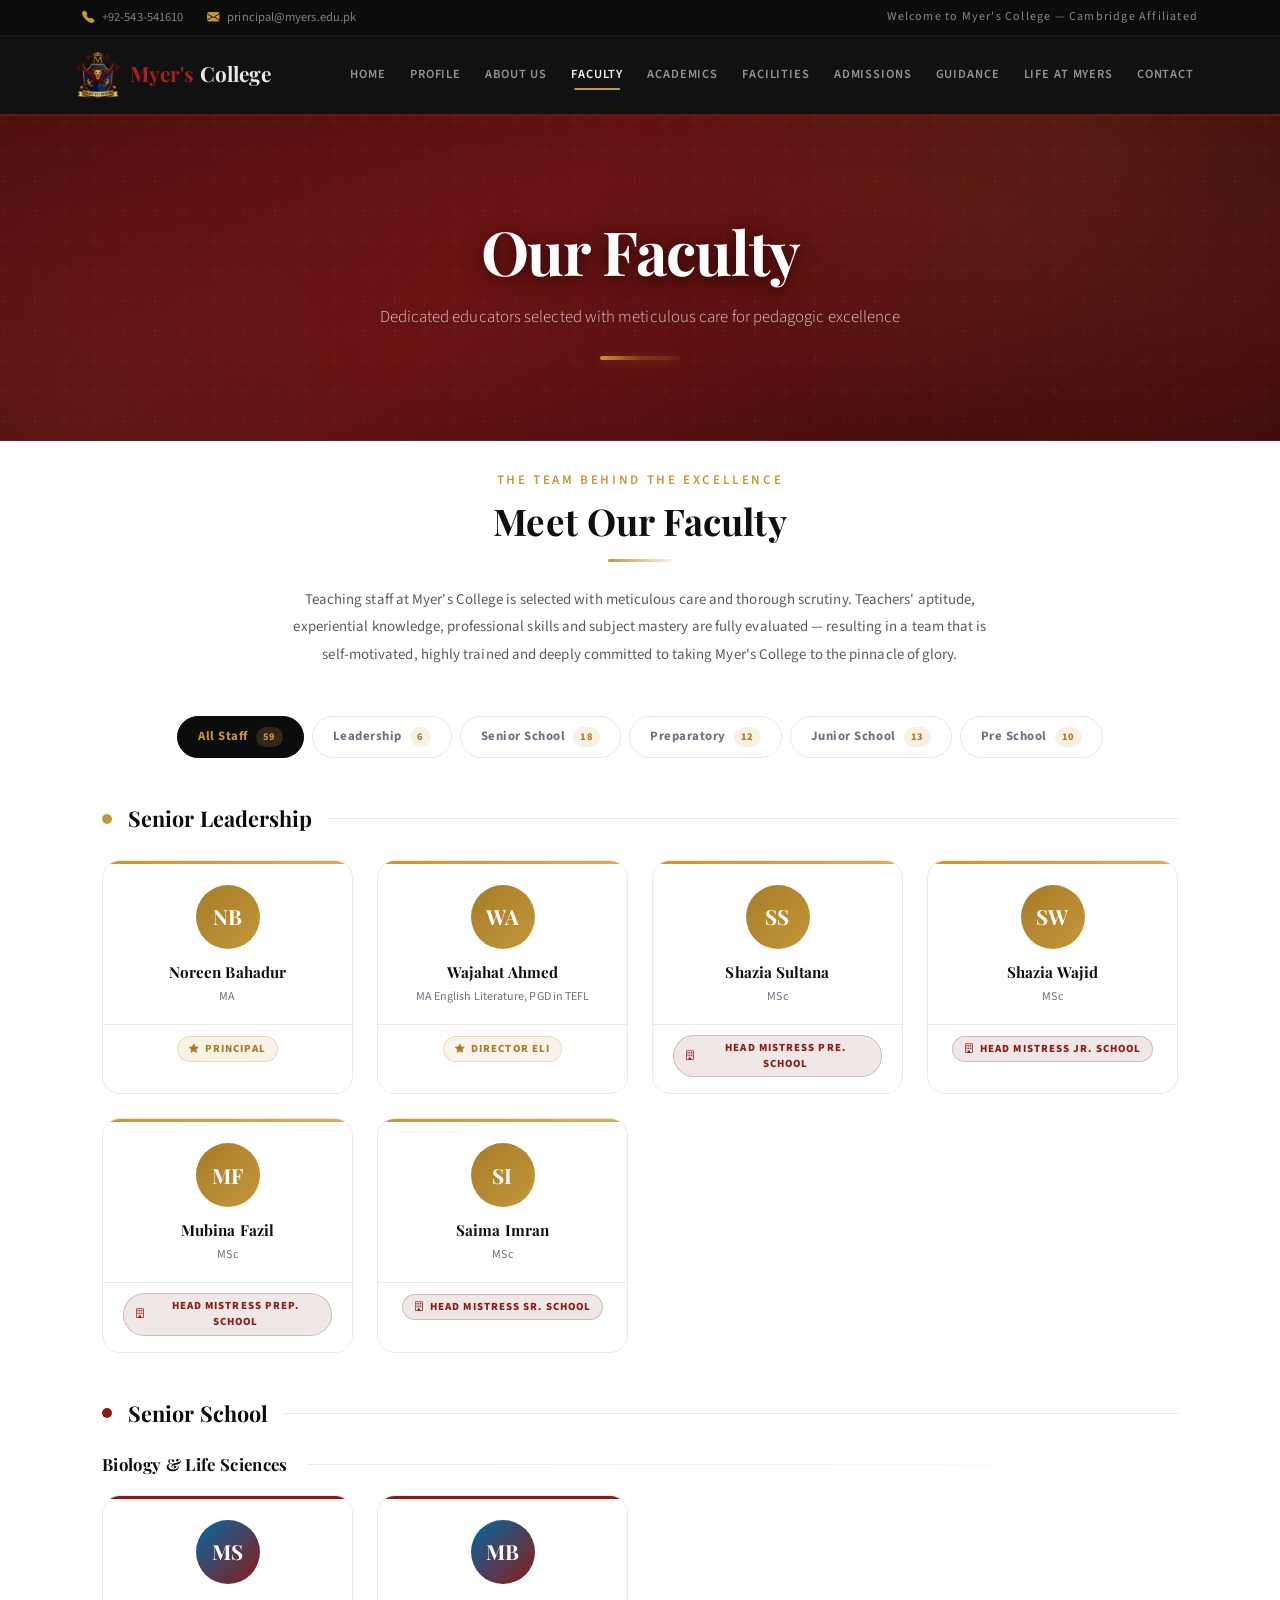
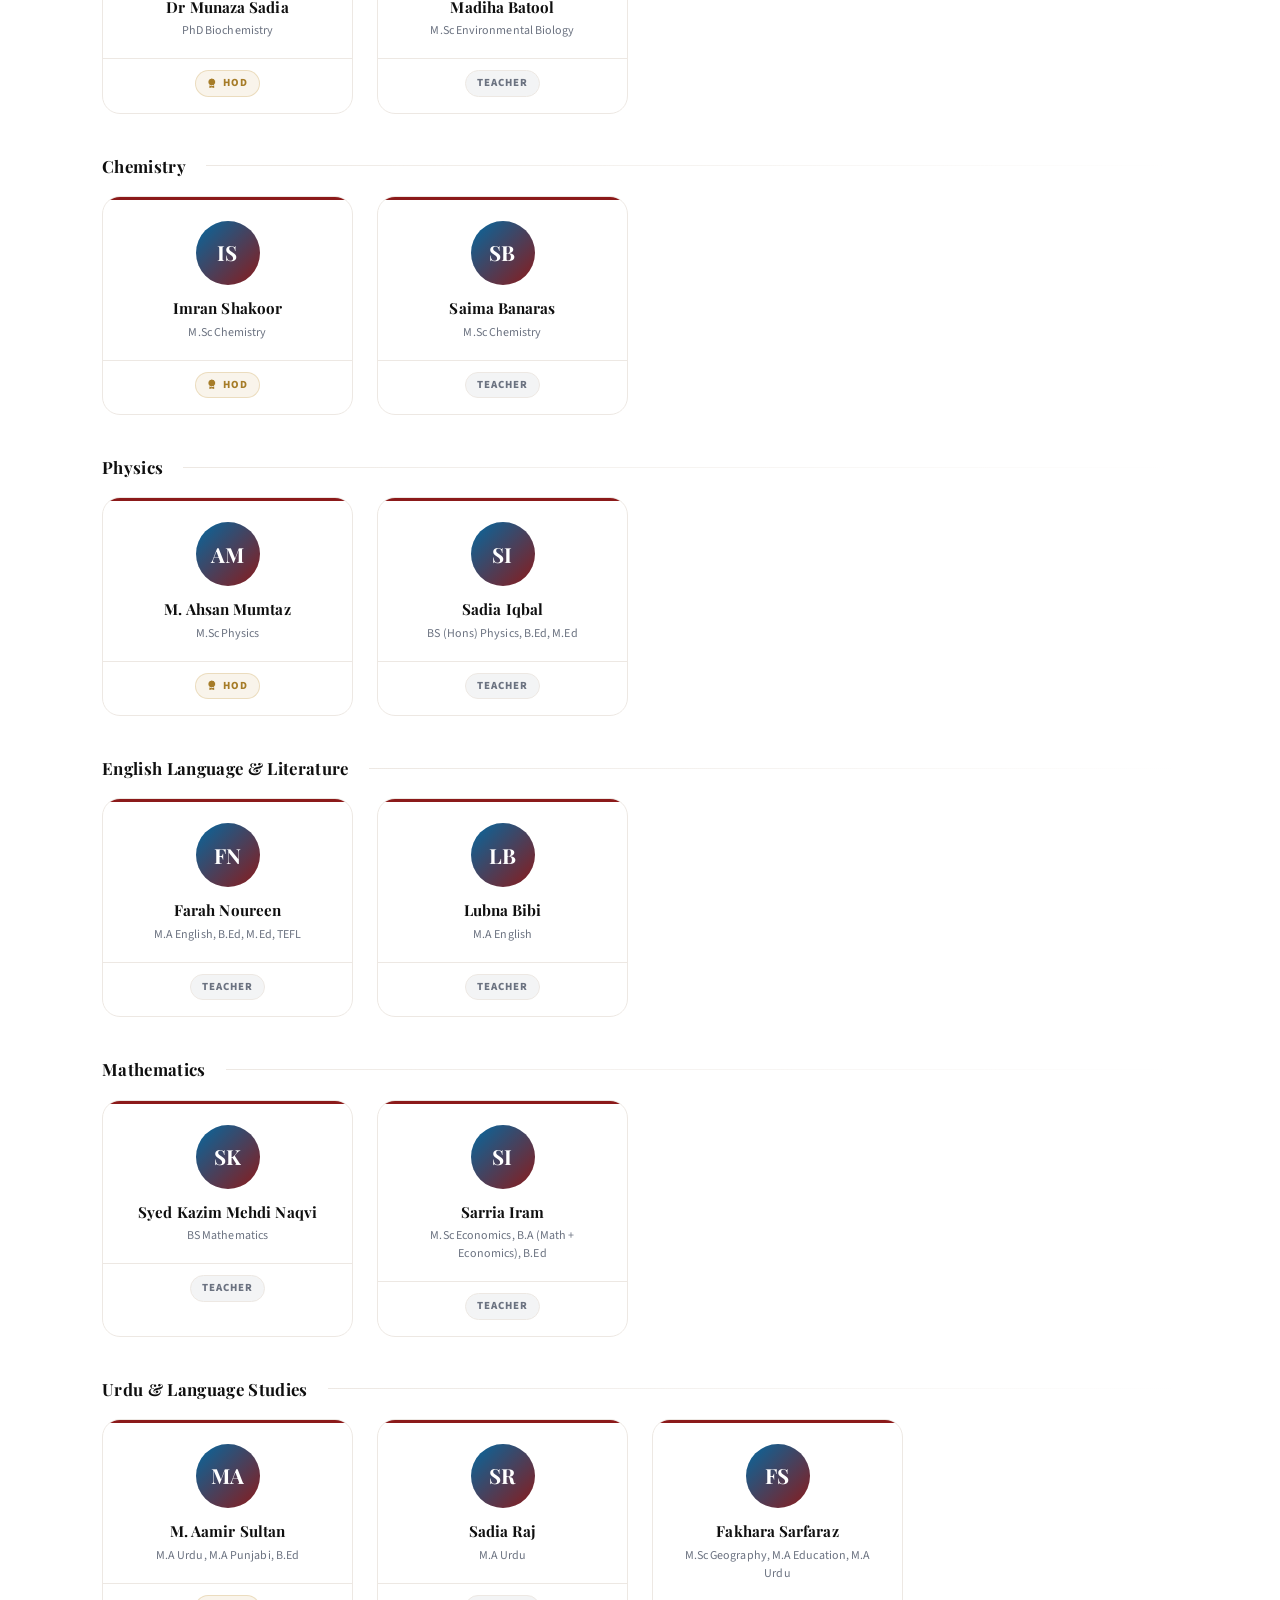
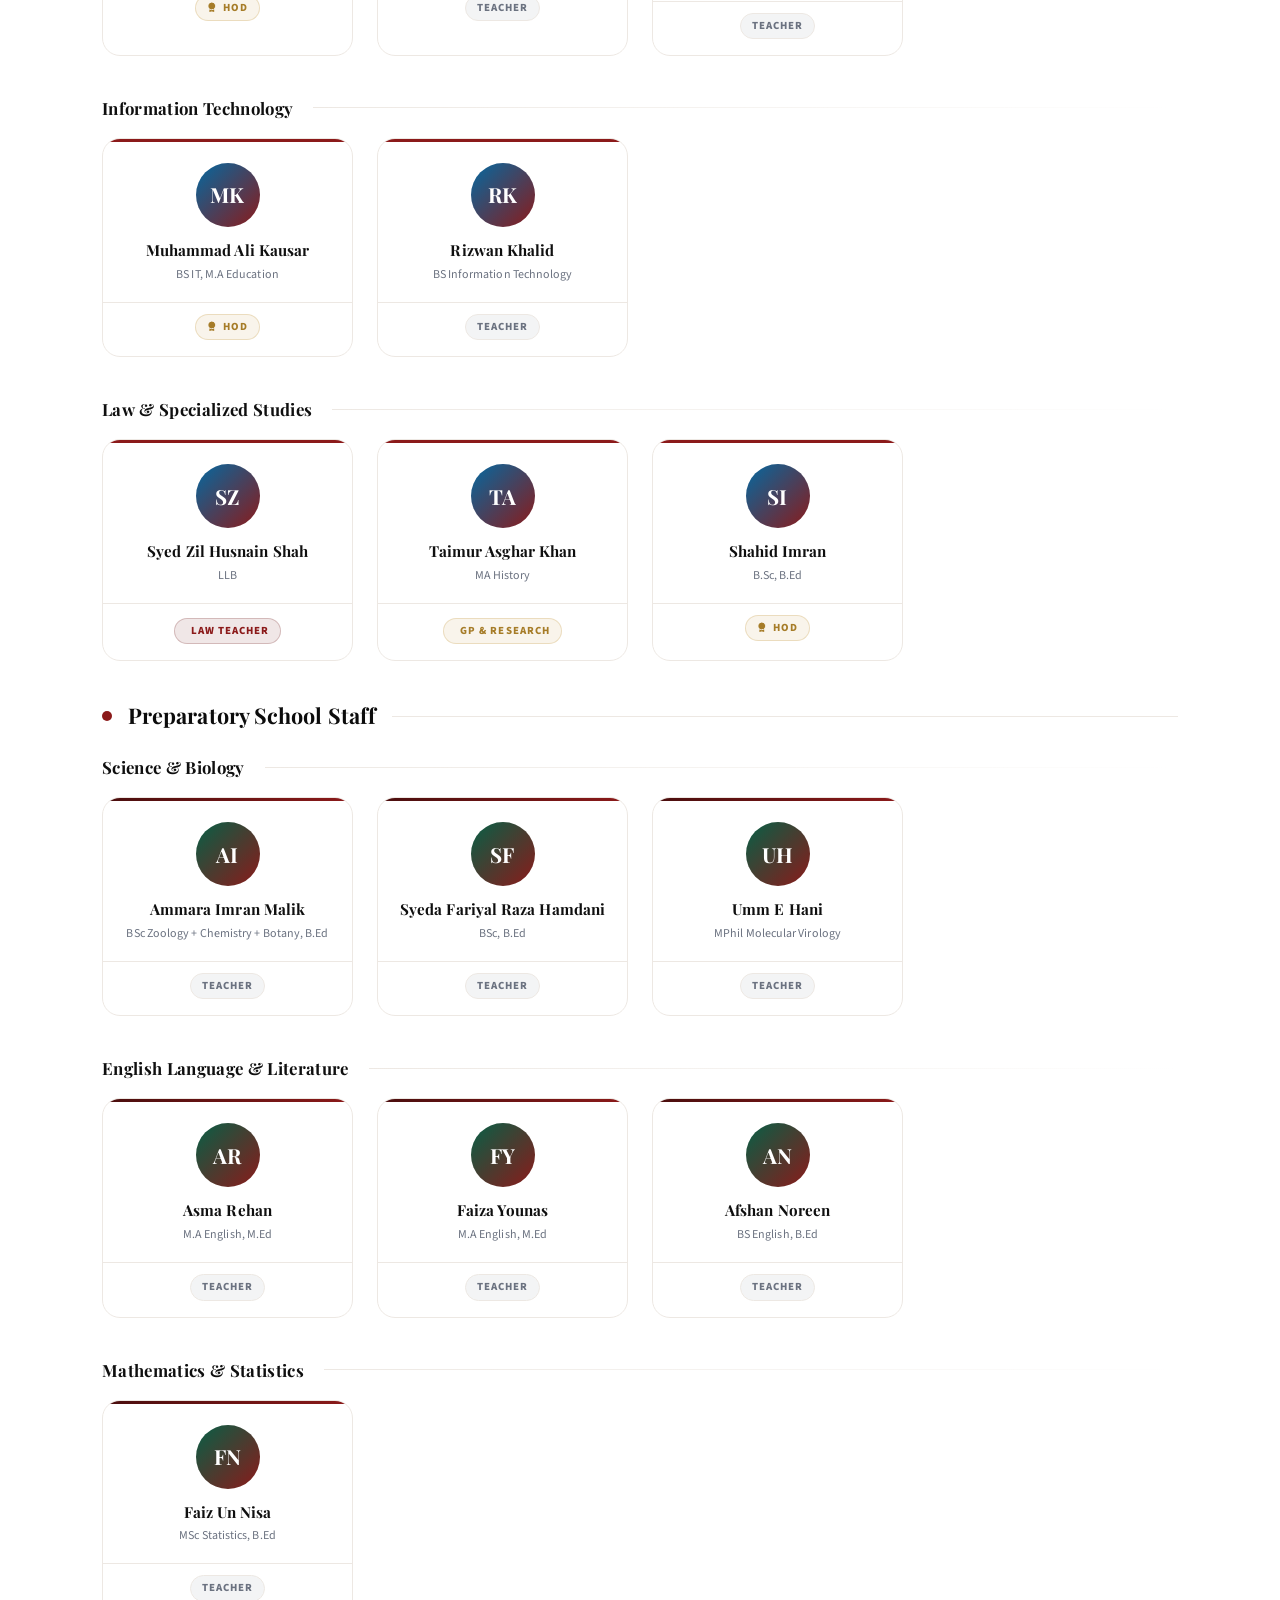
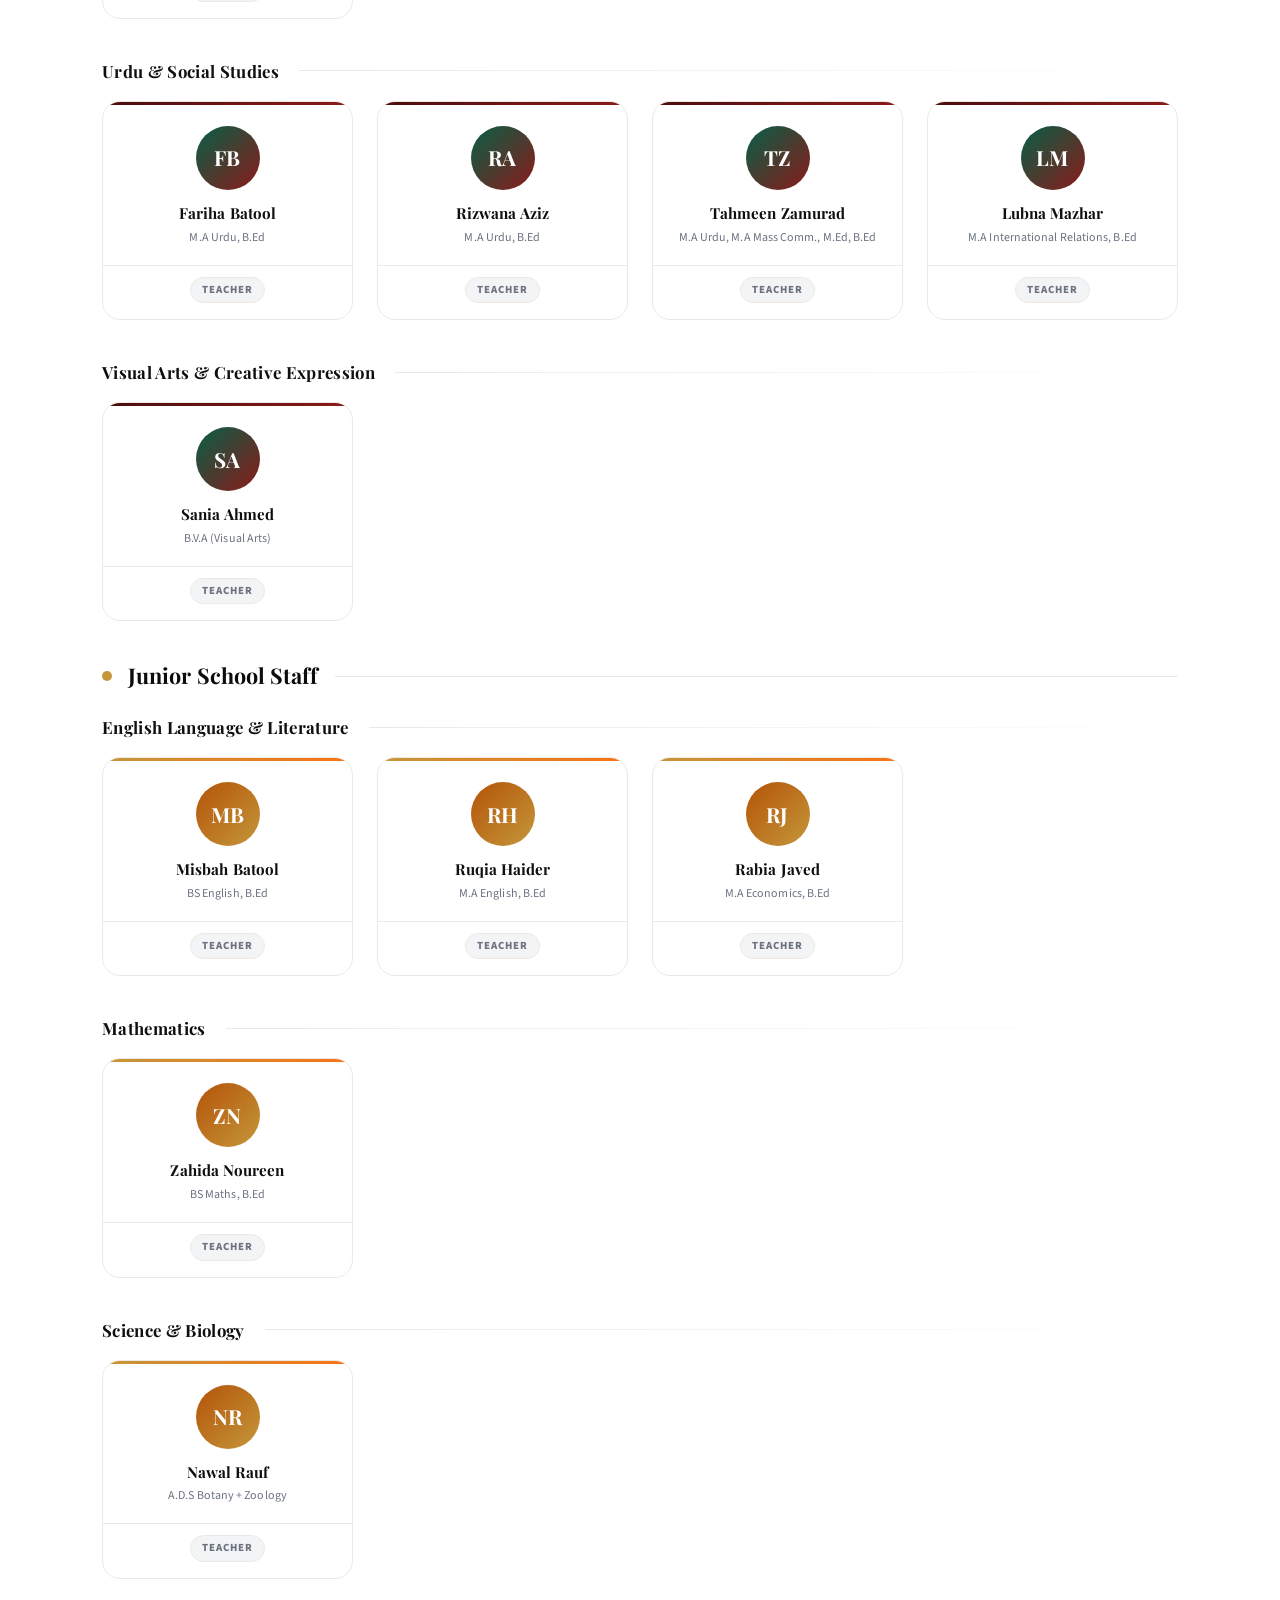
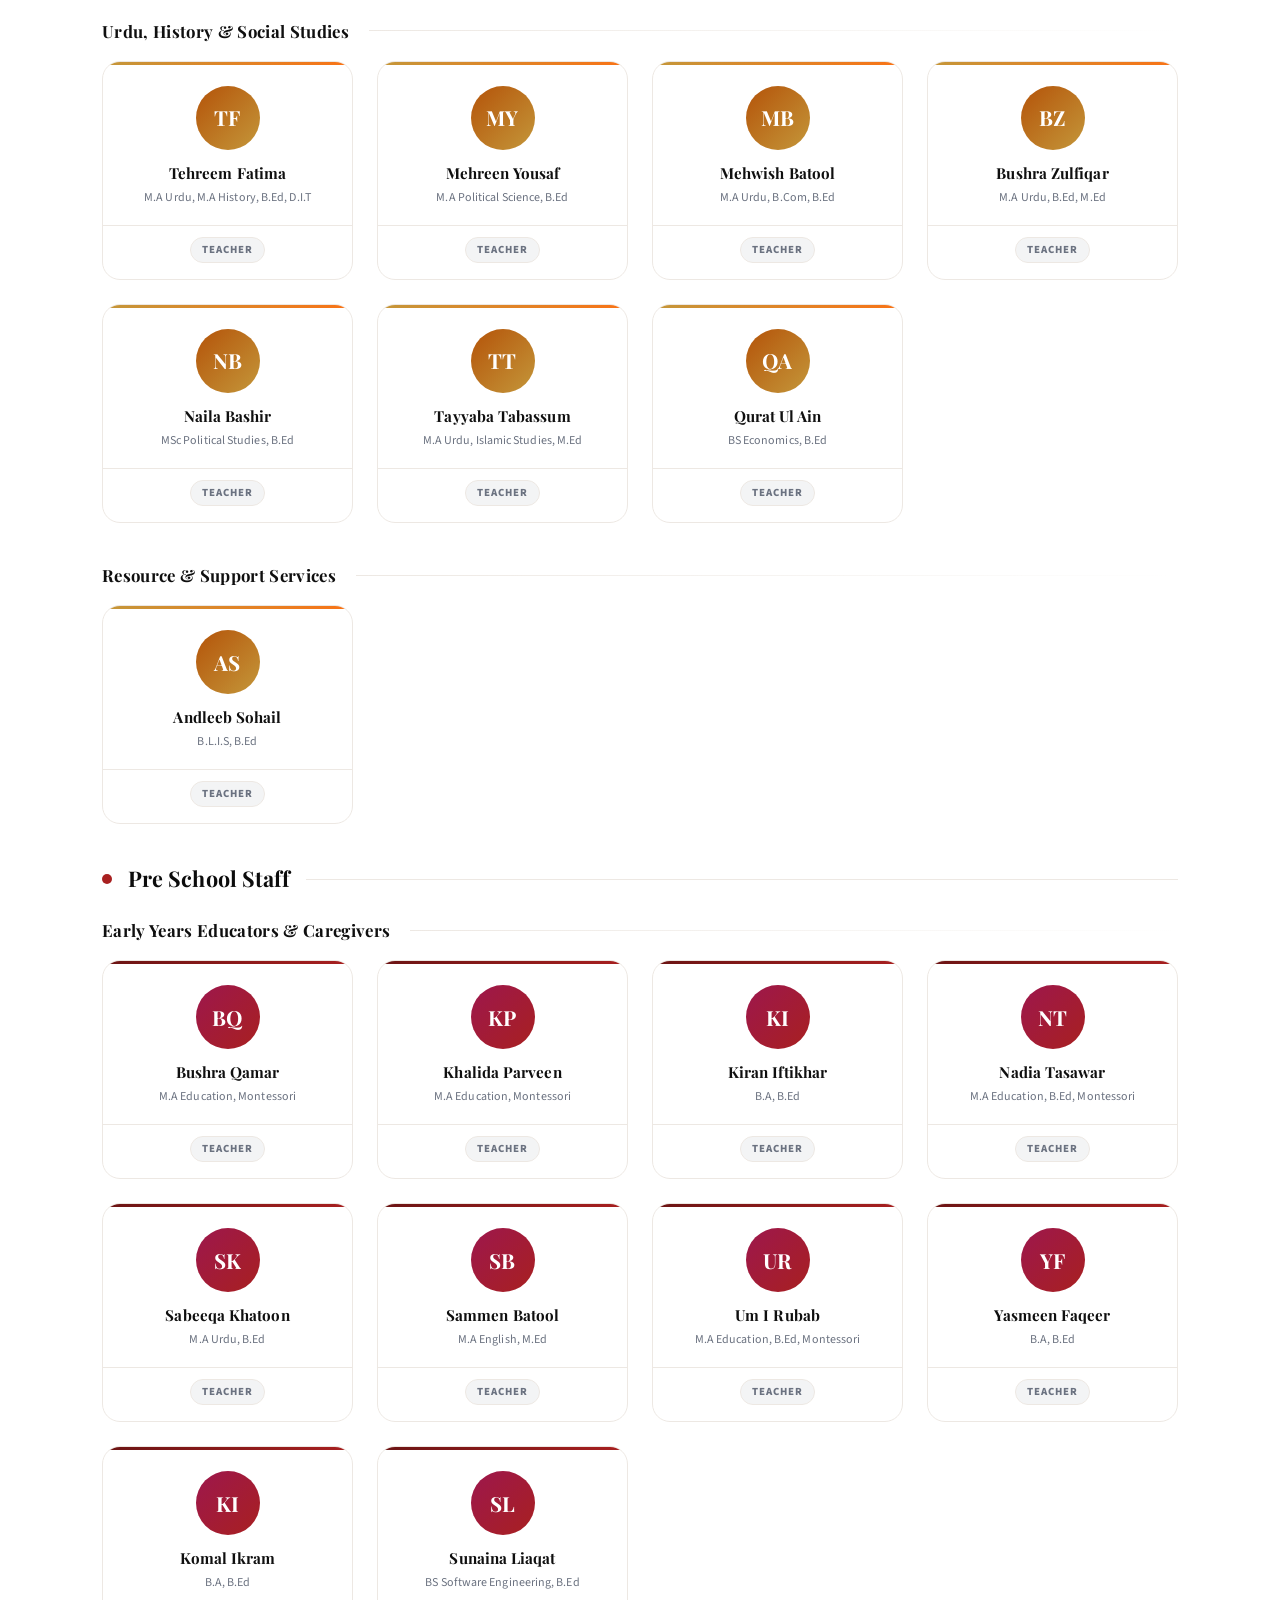
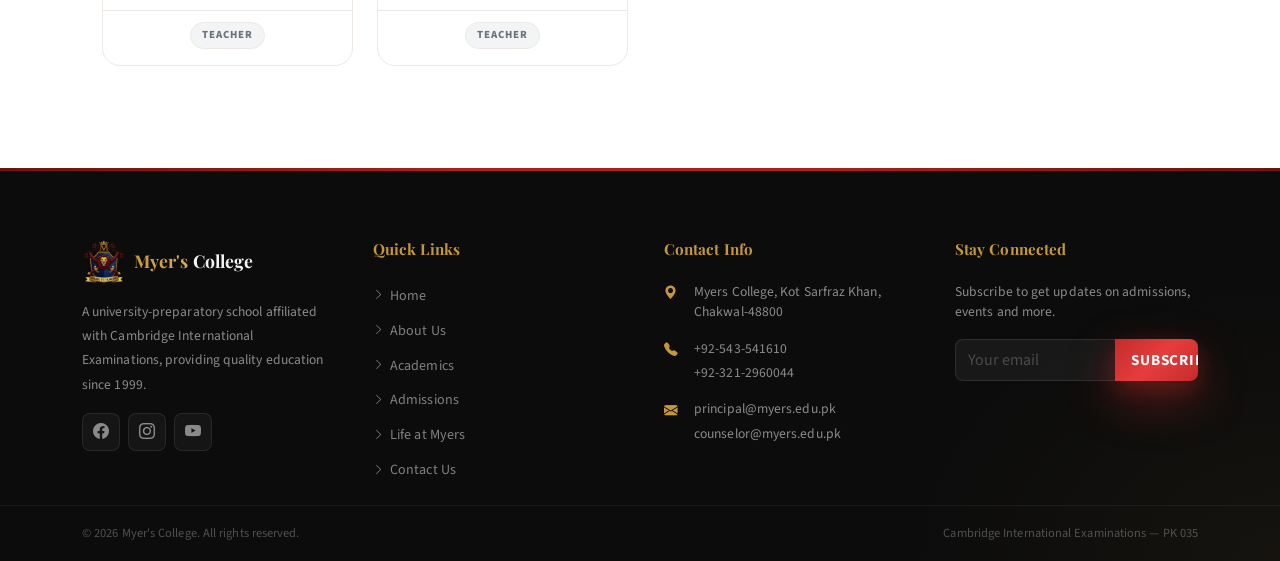
<file: faculty.html>
<!DOCTYPE html>
<html lang="en">
<head>
  <meta charset="UTF-8" />
  <meta name="viewport" content="width=device-width, initial-scale=1.0" />
  <title>Our Faculty — Myer's College</title>
  <meta name="description" content="Meet the dedicated and experienced faculty of Myer's College, Chakwal — senior leadership and teaching staff across all schools." />
  <link rel="icon" href="assets/images/myers-logo.png" type="image/png" />
  <link rel="stylesheet" href="https://cdn.jsdelivr.net/npm/bootstrap@5.3.2/dist/css/bootstrap.min.css" />
  <link rel="stylesheet" href="https://cdn.jsdelivr.net/npm/bootstrap-icons@1.11.3/font/bootstrap-icons.min.css" />
  <link rel="stylesheet" href="assets/css/style.css" />
  <style>

    /* ── DEPT FILTER TABS ── */
    .dept-nav {
      display: flex;
      flex-wrap: wrap;
      gap: 8px;
      justify-content: center;
      margin-bottom: 48px;
    }
    .dept-btn {
      display: inline-flex; align-items: center; gap: 8px;
      padding: 10px 20px;
      border-radius: 50px;
      border: 1px solid var(--border-color);
      background: #fff;
      color: var(--text-muted);
      font-size: 0.8rem;
      font-weight: 700;
      letter-spacing: 0.04em;
      cursor: pointer;
      transition: all 0.22s ease;
    }
    .dept-btn:hover { border-color: rgba(196,151,58,0.35); color: var(--black); }
    .dept-btn.active {
      background: var(--black);
      border-color: var(--black);
      color: var(--gold);
    }
    .dept-btn .dept-count {
      background: rgba(196,151,58,0.14);
      color: var(--gold-dark);
      font-size: 0.65rem;
      font-weight: 800;
      padding: 2px 7px;
      border-radius: 50px;
      transition: background 0.22s;
    }
    .dept-btn.active .dept-count {
      background: rgba(196,151,58,0.20);
      color: var(--gold);
    }

    /* ── FACULTY CARD ── */
    .f-card {
      background: #fff;
      border: 1px solid var(--border-color);
      border-radius: 18px;
      padding: 0;
      overflow: hidden;
      height: 100%;
      transition: transform 0.3s ease, box-shadow 0.3s ease, border-color 0.3s ease;
      animation: fadeSlideUp 0.3s ease forwards;
    }
    .f-card:hover {
      transform: translateY(-5px);
      box-shadow: var(--elevated-shadow);
      border-color: rgba(196,151,58,0.22);
    }
    @keyframes fadeSlideUp {
      from { opacity: 0; transform: translateY(14px); }
      to   { opacity: 1; transform: translateY(0); }
    }
    .f-card-top {
      padding: 24px 20px 18px;
      text-align: center;
      position: relative;
    }
    /* Thin coloured top border per department */
    .f-card-top::before {
      content: '';
      position: absolute;
      top: 0; left: 0; right: 0;
      height: 3px;
    }
    .dept-leadership .f-card-top::before { background: linear-gradient(90deg,var(--gold),var(--gold-light)); }
    .dept-senior    .f-card-top::before { background: linear-gradient(90deg,#8B1A1A,#8B1A1A); }
    .dept-prep      .f-card-top::before { background: linear-gradient(90deg,#4A0E0E,#8B1A1A); }
    .dept-junior    .f-card-top::before { background: linear-gradient(90deg,#C4973A,#f97316); }
    .dept-preschool .f-card-top::before { background: linear-gradient(90deg,#6B1414,#A82020); }

    .f-avatar {
      width: 64px; height: 64px;
      border-radius: 50%;
      display: flex; align-items: center; justify-content: center;
      margin: 0 auto 14px;
      font-family: var(--font-heading);
      font-size: 1.3rem;
      font-weight: 700;
      color: #fff;
    }
    .dept-leadership .f-avatar { background: linear-gradient(135deg,var(--gold-dark),var(--gold)); }
    .dept-senior     .f-avatar { background: linear-gradient(135deg,#0369a1,#8B1A1A); }
    .dept-prep       .f-avatar { background: linear-gradient(135deg,#065f46,#8B1A1A); }
    .dept-junior     .f-avatar { background: linear-gradient(135deg,#b45309,#C4973A); }
    .dept-preschool  .f-avatar { background: linear-gradient(135deg,#9d174d,#A82020); }

    .f-name {
      font-family: var(--font-heading);
      font-weight: 700;
      font-size: 0.95rem;
      color: var(--text-dark);
      margin-bottom: 5px;
      line-height: 1.3;
    }
    .f-qual {
      font-size: 0.75rem;
      color: var(--text-muted);
      line-height: 1.5;
      margin-bottom: 0;
    }
    .f-card-footer {
      padding: 10px 20px 16px;
      text-align: center;
      border-top: 1px solid var(--border-color);
    }
    .f-role-badge {
      display: inline-flex; align-items: center; gap: 5px;
      font-size: 0.68rem; font-weight: 800;
      letter-spacing: 0.1em; text-transform: uppercase;
      padding: 4px 11px; border-radius: 50px;
    }
    .badge-hod      { background:rgba(196,151,58,0.10); color:var(--gold-dark); border:1px solid rgba(196,151,58,0.25); }
    .badge-teacher  { background:rgba(107,114,128,0.08); color:var(--text-muted); border:1px solid var(--border-color); }
    .badge-principal { background:rgba(196,151,58,0.12); color:var(--gold-dark); border:1px solid rgba(196,151,58,0.28); }
    .badge-head     { background:rgba(107,20,20,0.10); color:var(--maroon-mid); border:1px solid rgba(107,20,20,0.22); }
    .badge-director { background:rgba(196,151,58,0.10); color:var(--gold-dark); border:1px solid rgba(196,151,58,0.25); }
    .badge-law      { background:rgba(107,20,20,0.10); color:var(--maroon-mid); border:1px solid rgba(107,20,20,0.22); }
    .badge-gpr      { background:rgba(196,151,58,0.10); color:var(--gold-dark); border:1px solid rgba(196,151,58,0.25); }

    /* ── DEPT SECTION HEADER ── */
    .dept-section { display: none; }
    .dept-section.active { display: block; }

    /* ── SECTION DIVIDER LABEL ── */
    .dept-header-bar {
      display: flex; align-items: center; gap: 16px;
      margin-bottom: 28px;
    }
    .dept-header-bar h3 {
      font-family: var(--font-heading);
      font-size: 1.35rem;
      font-weight: 700;
      color: var(--black);
      white-space: nowrap;
      margin: 0;
    }
    .dept-header-bar::after {
      content: '';
      flex: 1;
      height: 1px;
      background: var(--border-color);
    }
    .dept-header-dot {
      width: 10px; height: 10px;
      border-radius: 50%;
      flex-shrink: 0;
    }

    /* ── SUBJECT DEPARTMENT SUBDIVISION ── */
    .subject-department {
      margin-bottom: 42px;
    }
    .subject-header {
      display: flex; align-items: center; gap: 12px;
      margin-bottom: 20px;
      margin-left: 0;
    }
    .subject-header h4 {
      font-family: var(--font-heading);
      font-size: 1.05rem;
      font-weight: 700;
      color: var(--text-dark);
      margin: 0;
      letter-spacing: 0.02em;
    }
    .subject-header::after {
      content: '';
      flex: 1;
      height: 1px;
      background: linear-gradient(90deg, var(--border-color) 0%, transparent 100%);
      margin-left: 8px;
    }
  </style>
</head>
<body>

  <div id="topbar">
    <div class="container"><div class="d-flex justify-content-between align-items-center"><div class="d-flex gap-4"><span class="d-flex align-items-center gap-2"><i class="bi bi-telephone-fill topbar-icon"></i> +92-543-541610</span><span class="d-flex align-items-center gap-2"><i class="bi bi-envelope-fill topbar-icon"></i> principal@myers.edu.pk</span></div><span class="d-none d-md-inline" style="color:rgba(255,255,255,0.50);font-size:0.75rem;letter-spacing:0.1em;">Welcome to Myer's College — Cambridge Affiliated</span></div></div>
  </div>

  <nav class="navbar navbar-expand-lg site-navbar sticky-top">
    <div class="container">
      <a class="navbar-brand d-flex align-items-center gap-2" href="index.html"><img src="assets/images/myers-logo.png" alt="Myer's College Logo" height="48" width="48" style="object-fit:contain;" /><div class="d-none d-sm-block"><span class="brand-name">Myer's</span><span class="brand-suffix"> College</span></div></a>
      <button class="navbar-toggler" type="button" data-bs-toggle="collapse" data-bs-target="#siteNav"><span class="navbar-toggler-icon"></span></button>
      <div class="collapse navbar-collapse" id="siteNav">
        <ul class="navbar-nav ms-auto">
          <li class="nav-item"><a class="nav-link" href="index.html">HOME</a></li>
          <li class="nav-item"><a class="nav-link" href="profile.html">PROFILE</a></li>
          <li class="nav-item"><a class="nav-link" href="about.html">ABOUT US</a></li>
          <li class="nav-item"><a class="nav-link active" href="faculty.html">FACULTY</a></li>
          <li class="nav-item"><a class="nav-link" href="academics.html">ACADEMICS</a></li>
          <li class="nav-item"><a class="nav-link" href="facilities.html">FACILITIES</a></li>
          <li class="nav-item"><a class="nav-link" href="admissions.html">ADMISSIONS</a></li>
          <li class="nav-item"><a class="nav-link" href="guidance.html">GUIDANCE</a></li>
          <li class="nav-item"><a class="nav-link" href="life.html">LIFE AT MYERS</a></li>
          <li class="nav-item"><a class="nav-link" href="contact.html">CONTACT</a></li>
        </ul>
      </div>
    </div>
  </nav>

  <div class="page-hero">
    <h1 class="page-hero-title">Our Faculty</h1>
    <p class="page-hero-subtitle">Dedicated educators selected with meticulous care for pedagogic excellence</p>
    <div class="page-hero-divider"></div>
  </div>

  <section class="section-padding">
    <div class="container" style="max-width:1100px;">

      <!-- Intro strip -->
      <div class="reveal text-center mb-5" style="max-width:720px;margin:0 auto;">
        <p class="gold-text fw-semibold text-uppercase mb-2" style="letter-spacing:0.2em;font-size:0.82rem;">The Team Behind the Excellence</p>
        <h2 class="fw-bold mb-3" style="font-family:var(--font-heading);font-size:2.3rem;">Meet Our Faculty</h2>
        <div class="gold-line mx-auto mb-4"></div>
        <p class="text-muted" style="font-size:0.93rem;line-height:1.85;">Teaching staff at Myer's College is selected with meticulous care and thorough scrutiny. Teachers' aptitude, experiential knowledge, professional skills and subject mastery are fully evaluated — resulting in a team that is self-motivated, highly trained and deeply committed to taking Myer's College to the pinnacle of glory.</p>
      </div>

      <!-- Dept filter tabs -->
      <div class="reveal dept-nav">
        <button class="dept-btn active" data-dept="all">All Staff <span class="dept-count">59</span></button>
        <button class="dept-btn" data-dept="leadership">Leadership <span class="dept-count">6</span></button>
        <button class="dept-btn" data-dept="senior">Senior School <span class="dept-count">18</span></button>
        <button class="dept-btn" data-dept="prep">Preparatory <span class="dept-count">12</span></button>
        <button class="dept-btn" data-dept="junior">Junior School <span class="dept-count">13</span></button>
        <button class="dept-btn" data-dept="preschool">Pre School <span class="dept-count">10</span></button>
      </div>

      <!-- ── LEADERSHIP ── -->
      <div id="sect-leadership" class="dept-section active">
        <div class="dept-header-bar"><div class="dept-header-dot" style="background:var(--gold);"></div><h3>Senior Leadership</h3></div>
        <div class="row g-4 mb-5">
          <div class="col-6 col-md-4 col-lg-3"><div class="f-card dept-leadership"><div class="f-card-top"><div class="f-avatar">NB</div><p class="f-name">Noreen Bahadur</p><p class="f-qual">MA</p></div><div class="f-card-footer"><span class="f-role-badge badge-principal"><i class="bi bi-star-fill" style="font-size:0.6rem;"></i> Principal</span></div></div></div>
          <div class="col-6 col-md-4 col-lg-3"><div class="f-card dept-leadership"><div class="f-card-top"><div class="f-avatar">WA</div><p class="f-name">Wajahat Ahmed</p><p class="f-qual">MA English Literature, PGD in TEFL</p></div><div class="f-card-footer"><span class="f-role-badge badge-director"><i class="bi bi-star-fill" style="font-size:0.6rem;"></i> Director ELI</span></div></div></div>
          <div class="col-6 col-md-4 col-lg-3"><div class="f-card dept-leadership"><div class="f-card-top"><div class="f-avatar">SS</div><p class="f-name">Shazia Sultana</p><p class="f-qual">MSc</p></div><div class="f-card-footer"><span class="f-role-badge badge-head"><i class="bi bi-building" style="font-size:0.6rem;"></i> Head Mistress Pre. School</span></div></div></div>
          <div class="col-6 col-md-4 col-lg-3"><div class="f-card dept-leadership"><div class="f-card-top"><div class="f-avatar">SW</div><p class="f-name">Shazia Wajid</p><p class="f-qual">MSc</p></div><div class="f-card-footer"><span class="f-role-badge badge-head"><i class="bi bi-building" style="font-size:0.6rem;"></i> Head Mistress Jr. School</span></div></div></div>
          <div class="col-6 col-md-4 col-lg-3"><div class="f-card dept-leadership"><div class="f-card-top"><div class="f-avatar">MF</div><p class="f-name">Mubina Fazil</p><p class="f-qual">MSc</p></div><div class="f-card-footer"><span class="f-role-badge badge-head"><i class="bi bi-building" style="font-size:0.6rem;"></i> Head Mistress Prep. School</span></div></div></div>
          <div class="col-6 col-md-4 col-lg-3"><div class="f-card dept-leadership"><div class="f-card-top"><div class="f-avatar">SI</div><p class="f-name">Saima Imran</p><p class="f-qual">MSc</p></div><div class="f-card-footer"><span class="f-role-badge badge-head"><i class="bi bi-building" style="font-size:0.6rem;"></i> Head Mistress Sr. School</span></div></div></div>
        </div>
      </div>

      <!-- ── SENIOR SCHOOL ── -->
      <div id="sect-senior" class="dept-section active">
        <div class="dept-header-bar"><div class="dept-header-dot" style="background:#8B1A1A;"></div><h3>Senior School</h3></div>

        <!-- BIOLOGY & LIFE SCIENCES -->
        <div class="subject-department">
          <div class="subject-header"><h4>Biology & Life Sciences</h4></div>
          <div class="row g-4">
            <div class="col-6 col-md-4 col-lg-3"><div class="f-card dept-senior"><div class="f-card-top"><div class="f-avatar">MS</div><p class="f-name">Dr Munaza Sadia</p><p class="f-qual">PhD Biochemistry</p></div><div class="f-card-footer"><span class="f-role-badge badge-hod"><i class="bi bi-award-fill" style="font-size:0.6rem;"></i> HOD</span></div></div></div>
            <div class="col-6 col-md-4 col-lg-3"><div class="f-card dept-senior"><div class="f-card-top"><div class="f-avatar">MB</div><p class="f-name">Madiha Batool</p><p class="f-qual">M.Sc Environmental Biology</p></div><div class="f-card-footer"><span class="f-role-badge badge-teacher">Teacher</span></div></div></div>
          </div>
        </div>

        <!-- CHEMISTRY -->
        <div class="subject-department">
          <div class="subject-header"><h4>Chemistry</h4></div>
          <div class="row g-4">
            <div class="col-6 col-md-4 col-lg-3"><div class="f-card dept-senior"><div class="f-card-top"><div class="f-avatar">IS</div><p class="f-name">Imran Shakoor</p><p class="f-qual">M.Sc Chemistry</p></div><div class="f-card-footer"><span class="f-role-badge badge-hod"><i class="bi bi-award-fill" style="font-size:0.6rem;"></i> HOD</span></div></div></div>
            <div class="col-6 col-md-4 col-lg-3"><div class="f-card dept-senior"><div class="f-card-top"><div class="f-avatar">SB</div><p class="f-name">Saima Banaras</p><p class="f-qual">M.Sc Chemistry</p></div><div class="f-card-footer"><span class="f-role-badge badge-teacher">Teacher</span></div></div></div>
          </div>
        </div>

        <!-- PHYSICS -->
        <div class="subject-department">
          <div class="subject-header"><h4>Physics</h4></div>
          <div class="row g-4">
            <div class="col-6 col-md-4 col-lg-3"><div class="f-card dept-senior"><div class="f-card-top"><div class="f-avatar">AM</div><p class="f-name">M. Ahsan Mumtaz</p><p class="f-qual">M.Sc Physics</p></div><div class="f-card-footer"><span class="f-role-badge badge-hod"><i class="bi bi-award-fill" style="font-size:0.6rem;"></i> HOD</span></div></div></div>
            <div class="col-6 col-md-4 col-lg-3"><div class="f-card dept-senior"><div class="f-card-top"><div class="f-avatar">SI</div><p class="f-name">Sadia Iqbal</p><p class="f-qual">BS (Hons) Physics, B.Ed, M.Ed</p></div><div class="f-card-footer"><span class="f-role-badge badge-teacher">Teacher</span></div></div></div>
          </div>
        </div>

        <!-- ENGLISH LANGUAGE & LITERATURE -->
        <div class="subject-department">
          <div class="subject-header"><h4>English Language & Literature</h4></div>
          <div class="row g-4">
            <div class="col-6 col-md-4 col-lg-3"><div class="f-card dept-senior"><div class="f-card-top"><div class="f-avatar">FN</div><p class="f-name">Farah Noureen</p><p class="f-qual">M.A English, B.Ed, M.Ed, TEFL</p></div><div class="f-card-footer"><span class="f-role-badge badge-teacher">Teacher</span></div></div></div>
            <div class="col-6 col-md-4 col-lg-3"><div class="f-card dept-senior"><div class="f-card-top"><div class="f-avatar">LB</div><p class="f-name">Lubna Bibi</p><p class="f-qual">M.A English</p></div><div class="f-card-footer"><span class="f-role-badge badge-teacher">Teacher</span></div></div></div>
          </div>
        </div>

        <!-- MATHEMATICS -->
        <div class="subject-department">
          <div class="subject-header"><h4>Mathematics</h4></div>
          <div class="row g-4">
            <div class="col-6 col-md-4 col-lg-3"><div class="f-card dept-senior"><div class="f-card-top"><div class="f-avatar">SK</div><p class="f-name">Syed Kazim Mehdi Naqvi</p><p class="f-qual">BS Mathematics</p></div><div class="f-card-footer"><span class="f-role-badge badge-teacher">Teacher</span></div></div></div>
            <div class="col-6 col-md-4 col-lg-3"><div class="f-card dept-senior"><div class="f-card-top"><div class="f-avatar">SI</div><p class="f-name">Sarria Iram</p><p class="f-qual">M.Sc Economics, B.A (Math + Economics), B.Ed</p></div><div class="f-card-footer"><span class="f-role-badge badge-teacher">Teacher</span></div></div></div>
          </div>
        </div>

        <!-- URDU & LANGUAGE STUDIES -->
        <div class="subject-department">
          <div class="subject-header"><h4>Urdu & Language Studies</h4></div>
          <div class="row g-4">
            <div class="col-6 col-md-4 col-lg-3"><div class="f-card dept-senior"><div class="f-card-top"><div class="f-avatar">MA</div><p class="f-name">M. Aamir Sultan</p><p class="f-qual">M.A Urdu, M.A Punjabi, B.Ed</p></div><div class="f-card-footer"><span class="f-role-badge badge-hod"><i class="bi bi-award-fill" style="font-size:0.6rem;"></i> HOD</span></div></div></div>
            <div class="col-6 col-md-4 col-lg-3"><div class="f-card dept-senior"><div class="f-card-top"><div class="f-avatar">SR</div><p class="f-name">Sadia Raj</p><p class="f-qual">M.A Urdu</p></div><div class="f-card-footer"><span class="f-role-badge badge-teacher">Teacher</span></div></div></div>
            <div class="col-6 col-md-4 col-lg-3"><div class="f-card dept-senior"><div class="f-card-top"><div class="f-avatar">FS</div><p class="f-name">Fakhara Sarfaraz</p><p class="f-qual">M.Sc Geography, M.A Education, M.A Urdu</p></div><div class="f-card-footer"><span class="f-role-badge badge-teacher">Teacher</span></div></div></div>
          </div>
        </div>

        <!-- INFORMATION TECHNOLOGY -->
        <div class="subject-department">
          <div class="subject-header"><h4>Information Technology</h4></div>
          <div class="row g-4">
            <div class="col-6 col-md-4 col-lg-3"><div class="f-card dept-senior"><div class="f-card-top"><div class="f-avatar">MK</div><p class="f-name">Muhammad Ali Kausar</p><p class="f-qual">BS IT, M.A Education</p></div><div class="f-card-footer"><span class="f-role-badge badge-hod"><i class="bi bi-award-fill" style="font-size:0.6rem;"></i> HOD</span></div></div></div>
            <div class="col-6 col-md-4 col-lg-3"><div class="f-card dept-senior"><div class="f-card-top"><div class="f-avatar">RK</div><p class="f-name">Rizwan Khalid</p><p class="f-qual">BS Information Technology</p></div><div class="f-card-footer"><span class="f-role-badge badge-teacher">Teacher</span></div></div></div>
          </div>
        </div>

        <!-- LAW & SPECIALIZED STUDIES -->
        <div class="subject-department">
          <div class="subject-header"><h4>Law & Specialized Studies</h4></div>
          <div class="row g-4">
            <div class="col-6 col-md-4 col-lg-3"><div class="f-card dept-senior"><div class="f-card-top"><div class="f-avatar">SZ</div><p class="f-name">Syed Zil Husnain Shah</p><p class="f-qual">LLB</p></div><div class="f-card-footer"><span class="f-role-badge badge-law"><i class="bi bi-scales-fill" style="font-size:0.6rem;"></i> Law Teacher</span></div></div></div>
            <div class="col-6 col-md-4 col-lg-3"><div class="f-card dept-senior"><div class="f-card-top"><div class="f-avatar">TA</div><p class="f-name">Taimur Asghar Khan</p><p class="f-qual">MA History</p></div><div class="f-card-footer"><span class="f-role-badge badge-gpr"><i class="bi bi-book-open" style="font-size:0.6rem;"></i> GP &amp; Research</span></div></div></div>
            <div class="col-6 col-md-4 col-lg-3"><div class="f-card dept-senior"><div class="f-card-top"><div class="f-avatar">SI</div><p class="f-name">Shahid Imran</p><p class="f-qual">B.Sc, B.Ed</p></div><div class="f-card-footer"><span class="f-role-badge badge-hod"><i class="bi bi-award-fill" style="font-size:0.6rem;"></i> HOD</span></div></div></div>
          </div>
        </div>

      </div>

      <!-- ── PREPARATORY ── -->
      <div id="sect-prep" class="dept-section active">
        <div class="dept-header-bar"><div class="dept-header-dot" style="background:#8B1A1A;"></div><h3>Preparatory School Staff</h3></div>

        <!-- SCIENCE & BIOLOGY -->
        <div class="subject-department">
          <div class="subject-header"><h4>Science & Biology</h4></div>
          <div class="row g-4">
            <div class="col-6 col-md-4 col-lg-3"><div class="f-card dept-prep"><div class="f-card-top"><div class="f-avatar">AI</div><p class="f-name">Ammara Imran Malik</p><p class="f-qual">BSc Zoology + Chemistry + Botany, B.Ed</p></div><div class="f-card-footer"><span class="f-role-badge badge-teacher">Teacher</span></div></div></div>
            <div class="col-6 col-md-4 col-lg-3"><div class="f-card dept-prep"><div class="f-card-top"><div class="f-avatar">SF</div><p class="f-name">Syeda Fariyal Raza Hamdani</p><p class="f-qual">BSc, B.Ed</p></div><div class="f-card-footer"><span class="f-role-badge badge-teacher">Teacher</span></div></div></div>
            <div class="col-6 col-md-4 col-lg-3"><div class="f-card dept-prep"><div class="f-card-top"><div class="f-avatar">UH</div><p class="f-name">Umm E Hani</p><p class="f-qual">MPhil Molecular Virology</p></div><div class="f-card-footer"><span class="f-role-badge badge-teacher">Teacher</span></div></div></div>
          </div>
        </div>

        <!-- ENGLISH LANGUAGE & LITERATURE -->
        <div class="subject-department">
          <div class="subject-header"><h4>English Language & Literature</h4></div>
          <div class="row g-4">
            <div class="col-6 col-md-4 col-lg-3"><div class="f-card dept-prep"><div class="f-card-top"><div class="f-avatar">AR</div><p class="f-name">Asma Rehan</p><p class="f-qual">M.A English, M.Ed</p></div><div class="f-card-footer"><span class="f-role-badge badge-teacher">Teacher</span></div></div></div>
            <div class="col-6 col-md-4 col-lg-3"><div class="f-card dept-prep"><div class="f-card-top"><div class="f-avatar">FY</div><p class="f-name">Faiza Younas</p><p class="f-qual">M.A English, M.Ed</p></div><div class="f-card-footer"><span class="f-role-badge badge-teacher">Teacher</span></div></div></div>
            <div class="col-6 col-md-4 col-lg-3"><div class="f-card dept-prep"><div class="f-card-top"><div class="f-avatar">AN</div><p class="f-name">Afshan Noreen</p><p class="f-qual">BS English, B.Ed</p></div><div class="f-card-footer"><span class="f-role-badge badge-teacher">Teacher</span></div></div></div>
          </div>
        </div>

        <!-- MATHEMATICS & STATISTICS -->
        <div class="subject-department">
          <div class="subject-header"><h4>Mathematics & Statistics</h4></div>
          <div class="row g-4">
            <div class="col-6 col-md-4 col-lg-3"><div class="f-card dept-prep"><div class="f-card-top"><div class="f-avatar">FN</div><p class="f-name">Faiz Un Nisa</p><p class="f-qual">MSc Statistics, B.Ed</p></div><div class="f-card-footer"><span class="f-role-badge badge-teacher">Teacher</span></div></div></div>
          </div>
        </div>

        <!-- URDU & SOCIAL STUDIES -->
        <div class="subject-department">
          <div class="subject-header"><h4>Urdu & Social Studies</h4></div>
          <div class="row g-4">
            <div class="col-6 col-md-4 col-lg-3"><div class="f-card dept-prep"><div class="f-card-top"><div class="f-avatar">FB</div><p class="f-name">Fariha Batool</p><p class="f-qual">M.A Urdu, B.Ed</p></div><div class="f-card-footer"><span class="f-role-badge badge-teacher">Teacher</span></div></div></div>
            <div class="col-6 col-md-4 col-lg-3"><div class="f-card dept-prep"><div class="f-card-top"><div class="f-avatar">RA</div><p class="f-name">Rizwana Aziz</p><p class="f-qual">M.A Urdu, B.Ed</p></div><div class="f-card-footer"><span class="f-role-badge badge-teacher">Teacher</span></div></div></div>
            <div class="col-6 col-md-4 col-lg-3"><div class="f-card dept-prep"><div class="f-card-top"><div class="f-avatar">TZ</div><p class="f-name">Tahmeen Zamurad</p><p class="f-qual">M.A Urdu, M.A Mass Comm., M.Ed, B.Ed</p></div><div class="f-card-footer"><span class="f-role-badge badge-teacher">Teacher</span></div></div></div>
            <div class="col-6 col-md-4 col-lg-3"><div class="f-card dept-prep"><div class="f-card-top"><div class="f-avatar">LM</div><p class="f-name">Lubna Mazhar</p><p class="f-qual">M.A International Relations, B.Ed</p></div><div class="f-card-footer"><span class="f-role-badge badge-teacher">Teacher</span></div></div></div>
          </div>
        </div>

        <!-- VISUAL ARTS & CREATIVE EXPRESSION -->
        <div class="subject-department">
          <div class="subject-header"><h4>Visual Arts & Creative Expression</h4></div>
          <div class="row g-4">
            <div class="col-6 col-md-4 col-lg-3"><div class="f-card dept-prep"><div class="f-card-top"><div class="f-avatar">SA</div><p class="f-name">Sania Ahmed</p><p class="f-qual">B.V.A (Visual Arts)</p></div><div class="f-card-footer"><span class="f-role-badge badge-teacher">Teacher</span></div></div></div>
          </div>
        </div>

      </div>

      <!-- ── JUNIOR SCHOOL ── -->
      <div id="sect-junior" class="dept-section active">
        <div class="dept-header-bar"><div class="dept-header-dot" style="background:#C4973A;"></div><h3>Junior School Staff</h3></div>

        <!-- ENGLISH LANGUAGE & LITERATURE -->
        <div class="subject-department">
          <div class="subject-header"><h4>English Language & Literature</h4></div>
          <div class="row g-4">
            <div class="col-6 col-md-4 col-lg-3"><div class="f-card dept-junior"><div class="f-card-top"><div class="f-avatar">MB</div><p class="f-name">Misbah Batool</p><p class="f-qual">BS English, B.Ed</p></div><div class="f-card-footer"><span class="f-role-badge badge-teacher">Teacher</span></div></div></div>
            <div class="col-6 col-md-4 col-lg-3"><div class="f-card dept-junior"><div class="f-card-top"><div class="f-avatar">RH</div><p class="f-name">Ruqia Haider</p><p class="f-qual">M.A English, B.Ed</p></div><div class="f-card-footer"><span class="f-role-badge badge-teacher">Teacher</span></div></div></div>
            <div class="col-6 col-md-4 col-lg-3"><div class="f-card dept-junior"><div class="f-card-top"><div class="f-avatar">RJ</div><p class="f-name">Rabia Javed</p><p class="f-qual">M.A Economics, B.Ed</p></div><div class="f-card-footer"><span class="f-role-badge badge-teacher">Teacher</span></div></div></div>
          </div>
        </div>

        <!-- MATHEMATICS -->
        <div class="subject-department">
          <div class="subject-header"><h4>Mathematics</h4></div>
          <div class="row g-4">
            <div class="col-6 col-md-4 col-lg-3"><div class="f-card dept-junior"><div class="f-card-top"><div class="f-avatar">ZN</div><p class="f-name">Zahida Noureen</p><p class="f-qual">BS Maths, B.Ed</p></div><div class="f-card-footer"><span class="f-role-badge badge-teacher">Teacher</span></div></div></div>
          </div>
        </div>

        <!-- SCIENCE & BIOLOGY -->
        <div class="subject-department">
          <div class="subject-header"><h4>Science & Biology</h4></div>
          <div class="row g-4">
            <div class="col-6 col-md-4 col-lg-3"><div class="f-card dept-junior"><div class="f-card-top"><div class="f-avatar">NR</div><p class="f-name">Nawal Rauf</p><p class="f-qual">A.D.S Botany + Zoology</p></div><div class="f-card-footer"><span class="f-role-badge badge-teacher">Teacher</span></div></div></div>
          </div>
        </div>

        <!-- URDU, HISTORY & SOCIAL STUDIES -->
        <div class="subject-department">
          <div class="subject-header"><h4>Urdu, History & Social Studies</h4></div>
          <div class="row g-4">
            <div class="col-6 col-md-4 col-lg-3"><div class="f-card dept-junior"><div class="f-card-top"><div class="f-avatar">TF</div><p class="f-name">Tehreem Fatima</p><p class="f-qual">M.A Urdu, M.A History, B.Ed, D.I.T</p></div><div class="f-card-footer"><span class="f-role-badge badge-teacher">Teacher</span></div></div></div>
            <div class="col-6 col-md-4 col-lg-3"><div class="f-card dept-junior"><div class="f-card-top"><div class="f-avatar">MY</div><p class="f-name">Mehreen Yousaf</p><p class="f-qual">M.A Political Science, B.Ed</p></div><div class="f-card-footer"><span class="f-role-badge badge-teacher">Teacher</span></div></div></div>
            <div class="col-6 col-md-4 col-lg-3"><div class="f-card dept-junior"><div class="f-card-top"><div class="f-avatar">MB</div><p class="f-name">Mehwish Batool</p><p class="f-qual">M.A Urdu, B.Com, B.Ed</p></div><div class="f-card-footer"><span class="f-role-badge badge-teacher">Teacher</span></div></div></div>
            <div class="col-6 col-md-4 col-lg-3"><div class="f-card dept-junior"><div class="f-card-top"><div class="f-avatar">BZ</div><p class="f-name">Bushra Zulfiqar</p><p class="f-qual">M.A Urdu, B.Ed, M.Ed</p></div><div class="f-card-footer"><span class="f-role-badge badge-teacher">Teacher</span></div></div></div>
            <div class="col-6 col-md-4 col-lg-3"><div class="f-card dept-junior"><div class="f-card-top"><div class="f-avatar">NB</div><p class="f-name">Naila Bashir</p><p class="f-qual">MSc Political Studies, B.Ed</p></div><div class="f-card-footer"><span class="f-role-badge badge-teacher">Teacher</span></div></div></div>
            <div class="col-6 col-md-4 col-lg-3"><div class="f-card dept-junior"><div class="f-card-top"><div class="f-avatar">TT</div><p class="f-name">Tayyaba Tabassum</p><p class="f-qual">M.A Urdu, Islamic Studies, M.Ed</p></div><div class="f-card-footer"><span class="f-role-badge badge-teacher">Teacher</span></div></div></div>
            <div class="col-6 col-md-4 col-lg-3"><div class="f-card dept-junior"><div class="f-card-top"><div class="f-avatar">QA</div><p class="f-name">Qurat Ul Ain</p><p class="f-qual">BS Economics, B.Ed</p></div><div class="f-card-footer"><span class="f-role-badge badge-teacher">Teacher</span></div></div></div>
          </div>
        </div>

        <!-- RESOURCE & SUPPORT SERVICES -->
        <div class="subject-department">
          <div class="subject-header"><h4>Resource & Support Services</h4></div>
          <div class="row g-4">
            <div class="col-6 col-md-4 col-lg-3"><div class="f-card dept-junior"><div class="f-card-top"><div class="f-avatar">AS</div><p class="f-name">Andleeb Sohail</p><p class="f-qual">B.L.I.S, B.Ed</p></div><div class="f-card-footer"><span class="f-role-badge badge-teacher">Teacher</span></div></div></div>
          </div>
        </div>

      </div>

      <!-- ── PRE SCHOOL ── -->
      <div id="sect-preschool" class="dept-section active">
        <div class="dept-header-bar"><div class="dept-header-dot" style="background:#A82020;"></div><h3>Pre School Staff</h3></div>

        <!-- EARLY YEARS EDUCATORS & CAREGIVERS -->
        <div class="subject-department">
          <div class="subject-header"><h4>Early Years Educators & Caregivers</h4></div>
          <div class="row g-4">
            <div class="col-6 col-md-4 col-lg-3"><div class="f-card dept-preschool"><div class="f-card-top"><div class="f-avatar">BQ</div><p class="f-name">Bushra Qamar</p><p class="f-qual">M.A Education, Montessori</p></div><div class="f-card-footer"><span class="f-role-badge badge-teacher">Teacher</span></div></div></div>
            <div class="col-6 col-md-4 col-lg-3"><div class="f-card dept-preschool"><div class="f-card-top"><div class="f-avatar">KP</div><p class="f-name">Khalida Parveen</p><p class="f-qual">M.A Education, Montessori</p></div><div class="f-card-footer"><span class="f-role-badge badge-teacher">Teacher</span></div></div></div>
            <div class="col-6 col-md-4 col-lg-3"><div class="f-card dept-preschool"><div class="f-card-top"><div class="f-avatar">KI</div><p class="f-name">Kiran Iftikhar</p><p class="f-qual">B.A, B.Ed</p></div><div class="f-card-footer"><span class="f-role-badge badge-teacher">Teacher</span></div></div></div>
            <div class="col-6 col-md-4 col-lg-3"><div class="f-card dept-preschool"><div class="f-card-top"><div class="f-avatar">NT</div><p class="f-name">Nadia Tasawar</p><p class="f-qual">M.A Education, B.Ed, Montessori</p></div><div class="f-card-footer"><span class="f-role-badge badge-teacher">Teacher</span></div></div></div>
            <div class="col-6 col-md-4 col-lg-3"><div class="f-card dept-preschool"><div class="f-card-top"><div class="f-avatar">SK</div><p class="f-name">Sabeeqa Khatoon</p><p class="f-qual">M.A Urdu, B.Ed</p></div><div class="f-card-footer"><span class="f-role-badge badge-teacher">Teacher</span></div></div></div>
            <div class="col-6 col-md-4 col-lg-3"><div class="f-card dept-preschool"><div class="f-card-top"><div class="f-avatar">SB</div><p class="f-name">Sammen Batool</p><p class="f-qual">M.A English, M.Ed</p></div><div class="f-card-footer"><span class="f-role-badge badge-teacher">Teacher</span></div></div></div>
            <div class="col-6 col-md-4 col-lg-3"><div class="f-card dept-preschool"><div class="f-card-top"><div class="f-avatar">UR</div><p class="f-name">Um I Rubab</p><p class="f-qual">M.A Education, B.Ed, Montessori</p></div><div class="f-card-footer"><span class="f-role-badge badge-teacher">Teacher</span></div></div></div>
            <div class="col-6 col-md-4 col-lg-3"><div class="f-card dept-preschool"><div class="f-card-top"><div class="f-avatar">YF</div><p class="f-name">Yasmeen Faqeer</p><p class="f-qual">B.A, B.Ed</p></div><div class="f-card-footer"><span class="f-role-badge badge-teacher">Teacher</span></div></div></div>
            <div class="col-6 col-md-4 col-lg-3"><div class="f-card dept-preschool"><div class="f-card-top"><div class="f-avatar">KI</div><p class="f-name">Komal Ikram</p><p class="f-qual">B.A, B.Ed</p></div><div class="f-card-footer"><span class="f-role-badge badge-teacher">Teacher</span></div></div></div>
            <div class="col-6 col-md-4 col-lg-3"><div class="f-card dept-preschool"><div class="f-card-top"><div class="f-avatar">SL</div><p class="f-name">Sunaina Liaqat</p><p class="f-qual">BS Software Engineering, B.Ed</p></div><div class="f-card-footer"><span class="f-role-badge badge-teacher">Teacher</span></div></div></div>
          </div>
        </div>

      </div>

    </div>
  </section>

  <!-- FOOTER -->
  <footer class="site-footer pt-5 pb-0">
    <div class="container py-4">
      <div class="row g-5">
        <div class="col-md-6 col-lg-3"><div class="d-flex align-items-center gap-2 mb-3"><img src="assets/images/myers-logo.png" alt="Myer's College" height="44" width="44" style="object-fit:contain;" /><div><span class="gradient-text" style="font-family:var(--font-heading);font-size:1.1rem;font-weight:700;">Myer's</span><span style="color:rgba(255,255,255,0.95);font-family:var(--font-heading);font-size:1.1rem;font-weight:700;"> College</span></div></div><p style="font-size:0.85rem;line-height:1.8;color:rgba(255,255,255,0.52);">A university-preparatory school affiliated with Cambridge International Examinations, providing quality education since 1999.</p><div class="d-flex gap-2 mt-3"><a href="#" class="footer-social"><i class="bi bi-facebook"></i></a><a href="#" class="footer-social"><i class="bi bi-instagram"></i></a><a href="#" class="footer-social"><i class="bi bi-youtube"></i></a></div></div>
        <div class="col-md-6 col-lg-3"><h4 class="footer-heading mb-4">Quick Links</h4><ul class="list-unstyled mb-0" style="display:flex;flex-direction:column;gap:10px;"><li><a href="index.html" class="footer-link"><i class="bi bi-chevron-right" style="font-size:0.7rem;"></i> Home</a></li><li><a href="about.html" class="footer-link"><i class="bi bi-chevron-right" style="font-size:0.7rem;"></i> About Us</a></li><li><a href="academics.html" class="footer-link"><i class="bi bi-chevron-right" style="font-size:0.7rem;"></i> Academics</a></li><li><a href="admissions.html" class="footer-link"><i class="bi bi-chevron-right" style="font-size:0.7rem;"></i> Admissions</a></li><li><a href="life.html" class="footer-link"><i class="bi bi-chevron-right" style="font-size:0.7rem;"></i> Life at Myers</a></li><li><a href="contact.html" class="footer-link"><i class="bi bi-chevron-right" style="font-size:0.7rem;"></i> Contact Us</a></li></ul></div>
        <div class="col-md-6 col-lg-3"><h4 class="footer-heading mb-4">Contact Info</h4><ul class="list-unstyled mb-0" style="display:flex;flex-direction:column;gap:16px;font-size:0.85rem;color:rgba(255,255,255,0.52);"><li class="d-flex align-items-start gap-3"><i class="bi bi-geo-alt-fill" style="color:var(--gold);margin-top:2px;flex-shrink:0;"></i>Myers College, Kot Sarfraz Khan, Chakwal-48800</li><li class="d-flex align-items-start gap-3"><i class="bi bi-telephone-fill" style="color:var(--gold);margin-top:2px;flex-shrink:0;"></i><div><p class="mb-1">+92-543-541610</p><p class="mb-0">+92-321-2960044</p></div></li><li class="d-flex align-items-start gap-3"><i class="bi bi-envelope-fill" style="color:var(--gold);margin-top:2px;flex-shrink:0;"></i><div><p class="mb-1">principal@myers.edu.pk</p><p class="mb-0">counselor@myers.edu.pk</p></div></li></ul></div>
        <div class="col-md-6 col-lg-3"><h4 class="footer-heading mb-4">Stay Connected</h4><p style="font-size:0.85rem;color:rgba(255,255,255,0.52);">Subscribe to get updates on admissions, events and more.</p><form class="newsletter-form d-flex mt-3" onsubmit="return false;"><input type="email" class="form-control footer-input" placeholder="Your email" required /><button type="submit" class="btn-gold" style="border-radius:0 10px 10px 0;padding:10px 16px;">Subscribe</button></form></div>
      </div>
    </div>
    <div class="footer-bottom"><div class="container d-flex flex-column flex-sm-row justify-content-between align-items-center gap-2"><p class="mb-0">&copy; <span id="year"></span> Myer's College. All rights reserved.</p><p class="mb-0">Cambridge International Examinations — PK 035</p></div></div>
  </footer>

  <script>document.getElementById('year').textContent = new Date().getFullYear();</script>
  <script src="https://cdn.jsdelivr.net/npm/bootstrap@5.3.2/dist/js/bootstrap.bundle.min.js"></script>
  <script src="assets/js/main.js"></script>
  <script>
    const deptMap = {
      all:        ['sect-leadership','sect-senior','sect-prep','sect-junior','sect-preschool'],
      leadership: ['sect-leadership'],
      senior:     ['sect-senior'],
      prep:       ['sect-prep'],
      junior:     ['sect-junior'],
      preschool:  ['sect-preschool']
    };
    const allSections = ['sect-leadership','sect-senior','sect-prep','sect-junior','sect-preschool'];

    document.querySelectorAll('.dept-btn').forEach(btn => {
      btn.addEventListener('click', () => {
        document.querySelectorAll('.dept-btn').forEach(b => b.classList.remove('active'));
        btn.classList.add('active');
        const dept = btn.dataset.dept;
        allSections.forEach(id => {
          const el = document.getElementById(id);
          if (el) el.classList.toggle('active', deptMap[dept].includes(id));
        });
        document.querySelectorAll('.dept-section.active .f-card').forEach((c,i) => {
          c.style.animationDelay = (i * 0.03) + 's';
          c.style.animation = 'none';
          c.offsetHeight;
          c.style.animation = '';
        });
      });
    });
  </script>
</body>
</html>
</file>
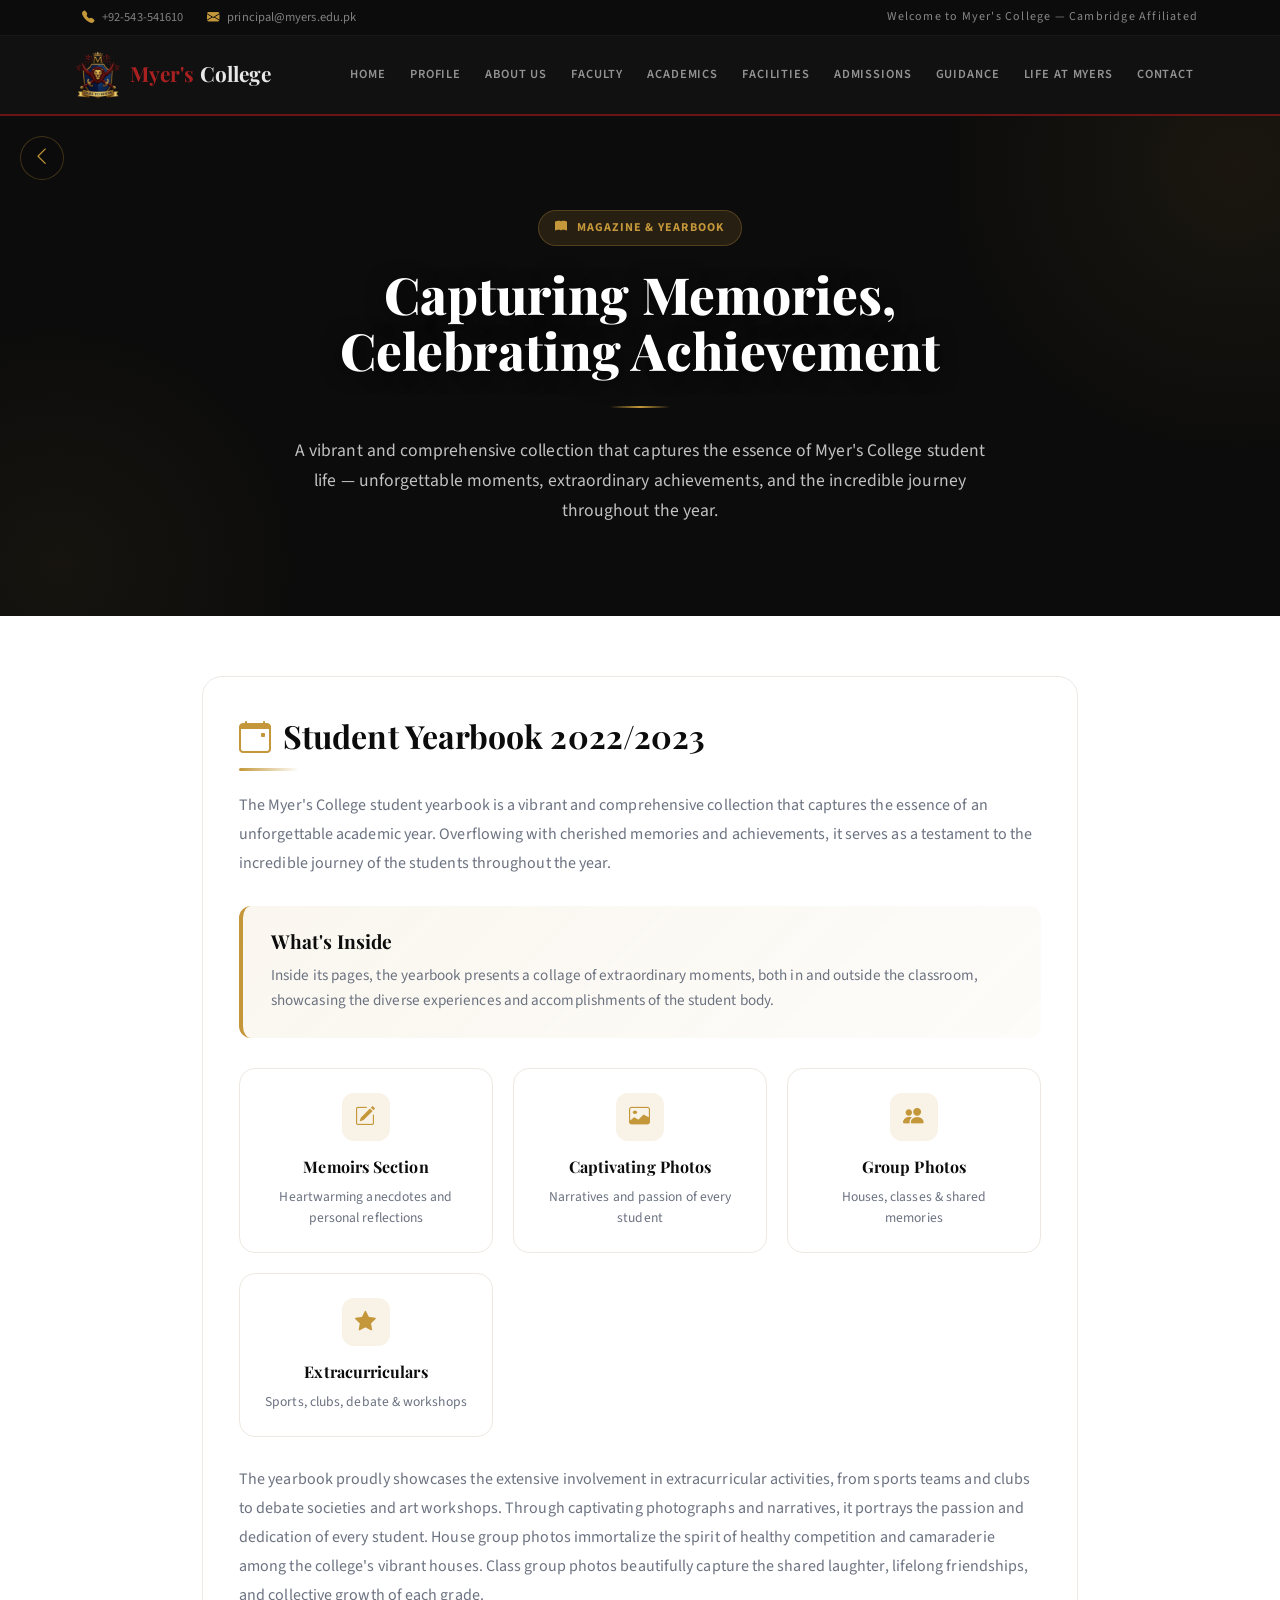
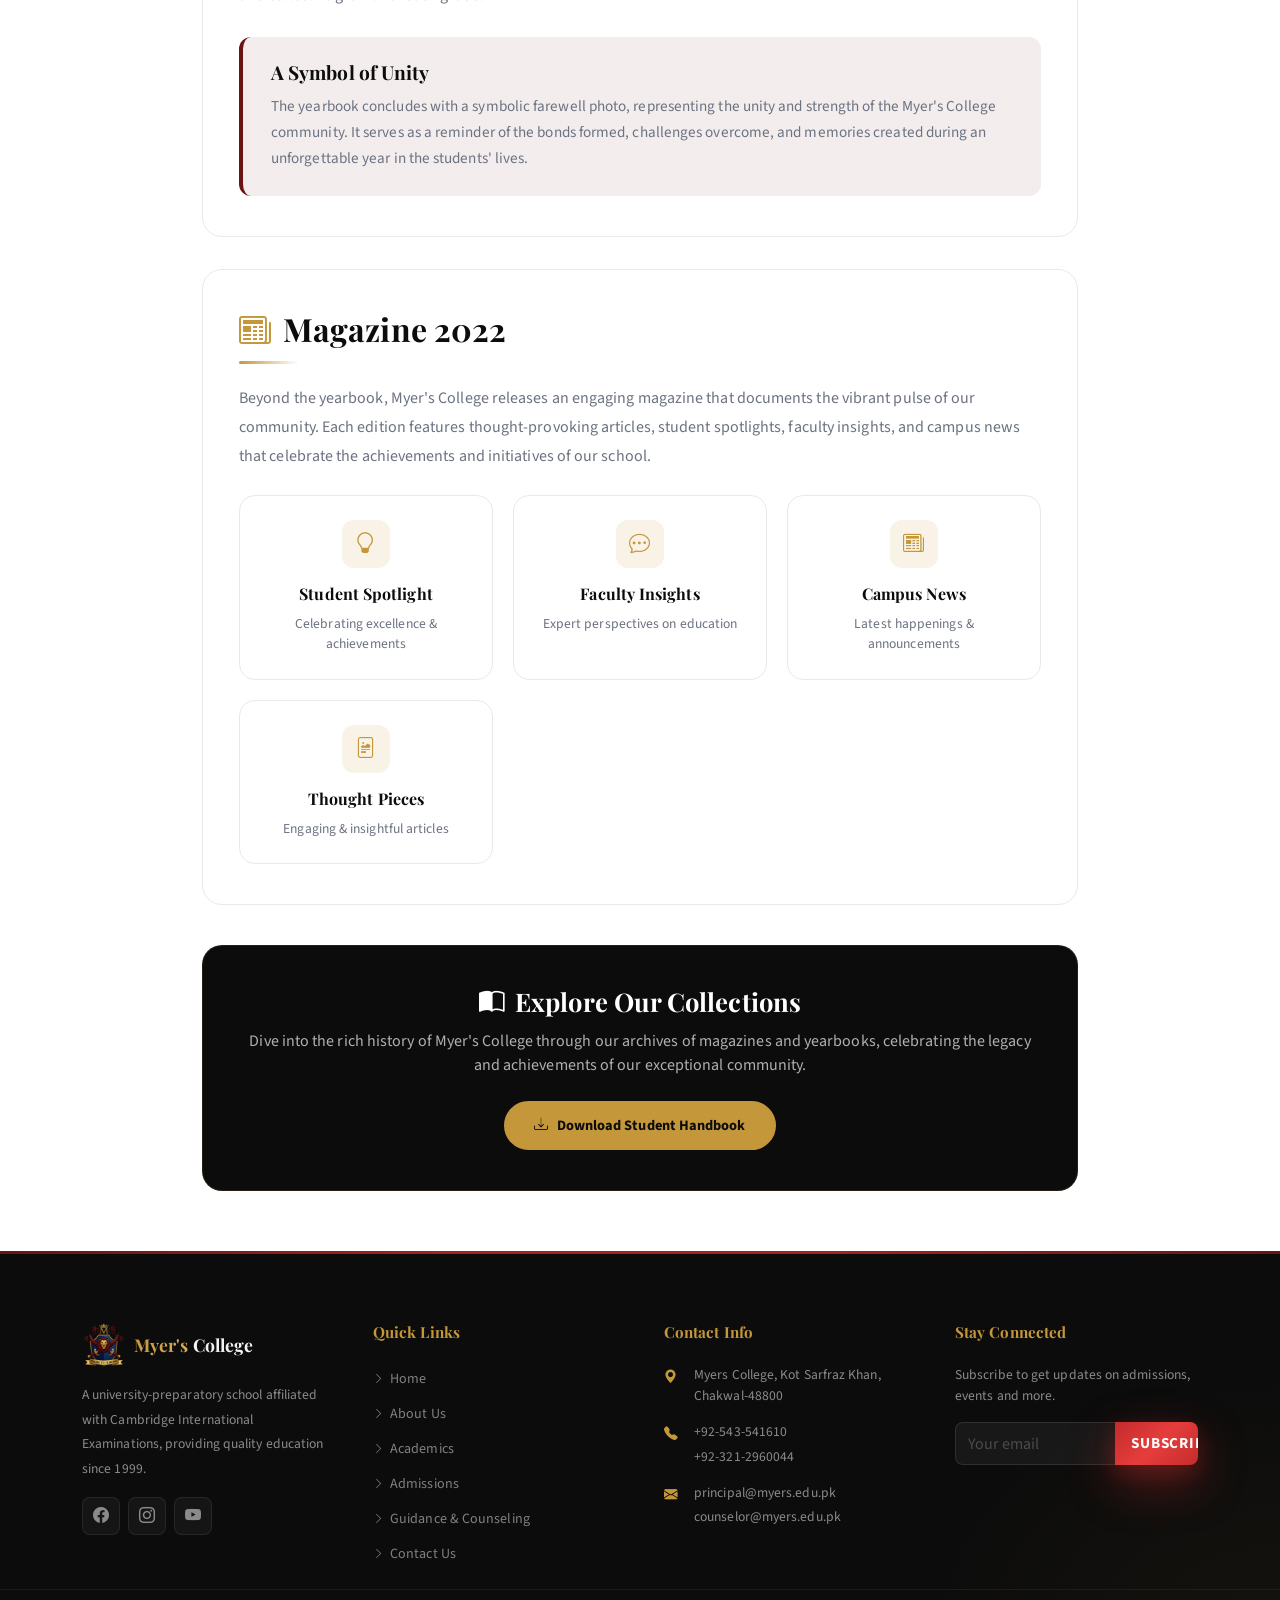
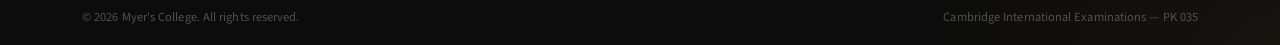
<file: magazine.html>
<!DOCTYPE html>
<html lang="en">
<head>
  <meta charset="UTF-8" />
  <meta name="viewport" content="width=device-width, initial-scale=1.0" />
  <title>Magazine & Yearbook — Myer's College</title>
  <meta name="description" content="Explore Myer's College Magazine and Student Yearbook — capturing memories, achievements and the vibrant student community." />
  <link rel="icon" href="assets/images/myers-logo.png" type="image/png" />
  <link rel="stylesheet" href="https://cdn.jsdelivr.net/npm/bootstrap@5.3.2/dist/css/bootstrap.min.css" />
  <link rel="stylesheet" href="https://cdn.jsdelivr.net/npm/bootstrap-icons@1.11.3/font/bootstrap-icons.min.css" />
  <link rel="stylesheet" href="assets/css/style.css" />
  <style>

    /* ── HERO BACK BUTTON ── */
    .hero-back-btn {
      position: absolute;
      top: 20px;
      left: 20px;
      z-index: 15;
      background: rgba(12,12,12,0.85);
      backdrop-filter: blur(10px);
      border: 1px solid rgba(196,151,58,0.28);
      color: var(--gold);
      width: 44px;
      height: 44px;
      border-radius: 50%;
      display: flex;
      align-items: center;
      justify-content: center;
      cursor: pointer;
      transition: all 0.3s ease;
      text-decoration: none;
      font-size: 1.2rem;
    }
    .hero-back-btn:hover {
      background: rgba(196,151,58,0.14);
      border-color: rgba(196,151,58,0.6);
      color: var(--gold-light);
      transform: translateX(-4px);
    }

    /* ── MAGAZINE HERO OVERLAY ── */
    .magazine-hero {
      position: relative;
      min-height: 500px;
      background: linear-gradient(135deg, #0C0C0C 0%, var(--black) 100%);
      display: flex;
      align-items: center;
      justify-content: center;
      overflow: hidden;
      padding: 80px 20px 60px;
    }
    .magazine-hero::before {
      content: '';
      position: absolute;
      top: -50%;
      right: -20%;
      width: 600px;
      height: 600px;
      border-radius: 50%;
      background: radial-gradient(circle, rgba(196,151,58,0.08), transparent 70%);
      pointer-events: none;
    }
    .magazine-hero::after {
      content: '';
      position: absolute;
      bottom: -40%;
      left: -15%;
      width: 500px;
      height: 500px;
      border-radius: 50%;
      background: radial-gradient(circle, rgba(196,151,58,0.06), transparent 70%);
      pointer-events: none;
    }
    .magazine-hero-inner {
      position: relative;
      z-index: 1;
      text-align: center;
      max-width: 700px;
    }
    .magazine-hero-badge {
      display: inline-flex;
      align-items: center;
      gap: 8px;
      background: rgba(196,151,58,0.14);
      border: 1px solid rgba(196,151,58,0.28);
      color: var(--gold);
      padding: 8px 16px;
      border-radius: 50px;
      font-size: 0.75rem;
      font-weight: 700;
      letter-spacing: 0.1em;
      text-transform: uppercase;
      margin-bottom: 20px;
    }
    .magazine-hero-title {
      font-family: var(--font-heading);
      font-size: 3.2rem;
      font-weight: 800;
      color: #fff;
      margin-bottom: 16px;
      line-height: 1.1;
      text-shadow: 0 2px 20px rgba(0,0,0,0.6);
    }
    .magazine-hero-subtitle {
      font-size: 1.1rem;
      color: rgba(255,255,255,0.75);
      line-height: 1.7;
    }
    .magazine-hero-divider {
      width: 60px;
      height: 2px;
      background: linear-gradient(90deg, transparent, var(--gold), transparent);
      margin: 28px auto;
    }

    /* ── CONTENT CARD ── */
    .magazine-content-card {
      background: #fff;
      border: 1px solid var(--border-color);
      border-radius: 20px;
      padding: 40px 36px;
      margin-bottom: 32px;
      transition: all 0.3s ease;
    }
    .magazine-content-card:hover {
      box-shadow: var(--elevated-shadow);
      border-color: rgba(196,151,58,0.22);
      transform: translateY(-3px);
    }
    .magazine-section-title {
      font-family: var(--font-heading);
      font-size: 2rem;
      font-weight: 700;
      color: var(--black);
      margin-bottom: 20px;
      position: relative;
      padding-bottom: 16px;
    }
    .magazine-section-title::after {
      content: '';
      position: absolute;
      bottom: 0;
      left: 0;
      width: 60px;
      height: 3px;
      background: linear-gradient(90deg, var(--gold), transparent);
      border-radius: 2px;
    }
    .magazine-section-text {
      color: var(--text-muted);
      font-size: 1rem;
      line-height: 1.8;
      margin-bottom: 0;
    }

    /* ── FEATURE BOX ── */
    .feature-highlight-box {
      background: linear-gradient(135deg, rgba(196,151,58,0.08), rgba(196,151,58,0.03));
      border-left: 4px solid var(--gold);
      border-radius: 12px;
      padding: 24px 28px;
      margin-top: 28px;
    }
    .feature-highlight-box h4 {
      color: var(--black);
      font-family: var(--font-heading);
      font-size: 1.2rem;
      font-weight: 700;
      margin-bottom: 10px;
    }
    .feature-highlight-box p {
      color: var(--text-muted);
      font-size: 0.95rem;
      margin-bottom: 0;
      line-height: 1.7;
    }

    /* ── HIGHLIGHTS GRID ── */
    .highlight-grid {
      display: grid;
      grid-template-columns: repeat(auto-fit, minmax(200px, 1fr));
      gap: 20px;
      margin-top: 30px;
    }
    .highlight-item {
      background: #fff;
      border: 1px solid var(--border-color);
      border-radius: 16px;
      padding: 24px;
      text-align: center;
      transition: all 0.3s ease;
    }
    .highlight-item:hover {
      border-color: rgba(196,151,58,0.28);
      box-shadow: var(--card-shadow);
      transform: translateY(-4px);
    }
    .highlight-item-icon {
      width: 48px;
      height: 48px;
      border-radius: 12px;
      background: rgba(196,151,58,0.12);
      display: flex;
      align-items: center;
      justify-content: center;
      margin: 0 auto 14px;
      font-size: 1.3rem;
      color: var(--gold);
    }
    .highlight-item-title {
      font-family: var(--font-heading);
      font-size: 1rem;
      font-weight: 700;
      color: var(--black);
      margin-bottom: 8px;
    }
    .highlight-item-text {
      font-size: 0.85rem;
      color: var(--text-muted);
      line-height: 1.5;
    }

    /* ── CTA SECTION ── */
    .magazine-cta {
      background: linear-gradient(135deg, var(--black), #0C0C0C);
      border: 1px solid rgba(196,151,58,0.14);
      border-radius: 20px;
      padding: 40px 36px;
      text-align: center;
      margin-top: 40px;
    }
    .magazine-cta h3 {
      font-family: var(--font-heading);
      color: #fff;
      font-size: 1.6rem;
      font-weight: 700;
      margin-bottom: 12px;
    }
    .magazine-cta p {
      color: rgba(255,255,255,0.68);
      font-size: 1rem;
      margin-bottom: 24px;
    }
    .magazine-cta-btn {
      display: inline-flex;
      align-items: center;
      gap: 8px;
      background: var(--gold);
      color: var(--black);
      padding: 12px 28px;
      border-radius: 50px;
      text-decoration: none;
      font-weight: 700;
      font-size: 0.9rem;
      transition: all 0.3s ease;
      border: 2px solid var(--gold);
    }
    .magazine-cta-btn:hover {
      background: transparent;
      color: var(--gold);
      transform: translateY(-2px);
    }

    /* ── RESPONSIVE ── */
    @media (max-width: 768px) {
      .magazine-hero-title { font-size: 2.2rem; }
      .magazine-content-card { padding: 28px 20px; }
      .magazine-section-title { font-size: 1.5rem; }
    }

  </style>
</head>
<body>

  <div id="topbar">
    <div class="container"><div class="d-flex justify-content-between align-items-center"><div class="d-flex gap-4"><span class="d-flex align-items-center gap-2"><i class="bi bi-telephone-fill topbar-icon"></i> +92-543-541610</span><span class="d-flex align-items-center gap-2"><i class="bi bi-envelope-fill topbar-icon"></i> principal@myers.edu.pk</span></div><span class="d-none d-md-inline" style="color:rgba(255,255,255,0.50);font-size:0.75rem;letter-spacing:0.1em;">Welcome to Myer's College — Cambridge Affiliated</span></div></div>
  </div>

  <nav class="navbar navbar-expand-lg site-navbar sticky-top">
    <div class="container">
      <a class="navbar-brand d-flex align-items-center gap-2" href="index.html"><img src="assets/images/myers-logo.png" alt="Myer's College Logo" height="48" width="48" style="object-fit:contain;" /><div class="d-none d-sm-block"><span class="brand-name">Myer's</span><span class="brand-suffix"> College</span></div></a>
      <button class="navbar-toggler" type="button" data-bs-toggle="collapse" data-bs-target="#siteNav"><span class="navbar-toggler-icon"></span></button>
      <div class="collapse navbar-collapse" id="siteNav">
        <ul class="navbar-nav ms-auto">
          <li class="nav-item"><a class="nav-link" href="index.html">HOME</a></li>
          <li class="nav-item"><a class="nav-link" href="profile.html">PROFILE</a></li>
          <li class="nav-item"><a class="nav-link" href="about.html">ABOUT US</a></li>
          <li class="nav-item"><a class="nav-link" href="faculty.html">FACULTY</a></li>
          <li class="nav-item"><a class="nav-link" href="academics.html">ACADEMICS</a></li>
          <li class="nav-item"><a class="nav-link" href="facilities.html">FACILITIES</a></li>
          <li class="nav-item"><a class="nav-link" href="admissions.html">ADMISSIONS</a></li>
          <li class="nav-item"><a class="nav-link" href="guidance.html">GUIDANCE</a></li>
          <li class="nav-item"><a class="nav-link" href="life.html">LIFE AT MYERS</a></li>
          <li class="nav-item"><a class="nav-link" href="contact.html">CONTACT</a></li>
        </ul>
      </div>
    </div>
  </nav>

  <!-- ═══ HERO SECTION ═══ -->
  <div class="magazine-hero">
    <a href="life.html" class="hero-back-btn" title="Back to Life at Myers"><i class="bi bi-chevron-left"></i></a>
    <div class="magazine-hero-inner">
      <div class="magazine-hero-badge"><i class="bi bi-book-fill"></i> Magazine & Yearbook</div>
      <h1 class="magazine-hero-title">Capturing Memories, Celebrating Achievement</h1>
      <div class="magazine-hero-divider"></div>
      <p class="magazine-hero-subtitle">A vibrant and comprehensive collection that captures the essence of Myer's College student life — unforgettable moments, extraordinary achievements, and the incredible journey throughout the year.</p>
    </div>
  </div>

  <!-- ═══ MAIN CONTENT ═══ -->
  <section style="padding: 60px 20px;">
    <div class="container" style="max-width:900px;">

      <!-- ═══ YEARBOOK CARD ═══ -->
      <div class="reveal magazine-content-card">
        <h2 class="magazine-section-title"><i class="bi bi-calendar-event" style="margin-right:12px;color:var(--gold);"></i>Student Yearbook 2022/2023</h2>
        <p class="magazine-section-text">The Myer's College student yearbook is a vibrant and comprehensive collection that captures the essence of an unforgettable academic year. Overflowing with cherished memories and achievements, it serves as a testament to the incredible journey of the students throughout the year.</p>

        <div class="feature-highlight-box">
          <h4>What's Inside</h4>
          <p>Inside its pages, the yearbook presents a collage of extraordinary moments, both in and outside the classroom, showcasing the diverse experiences and accomplishments of the student body.</p>
        </div>

        <div class="highlight-grid">
          <div class="highlight-item">
            <div class="highlight-item-icon"><i class="bi bi-pencil-square"></i></div>
            <div class="highlight-item-title">Memoirs Section</div>
            <div class="highlight-item-text">Heartwarming anecdotes and personal reflections</div>
          </div>

          <div class="highlight-item">
            <div class="highlight-item-icon"><i class="bi bi-image"></i></div>
            <div class="highlight-item-title">Captivating Photos</div>
            <div class="highlight-item-text">Narratives and passion of every student</div>
          </div>

          <div class="highlight-item">
            <div class="highlight-item-icon"><i class="bi bi-people-fill"></i></div>
            <div class="highlight-item-title">Group Photos</div>
            <div class="highlight-item-text">Houses, classes & shared memories</div>
          </div>

          <div class="highlight-item">
            <div class="highlight-item-icon"><i class="bi bi-star-fill"></i></div>
            <div class="highlight-item-title">Extracurriculars</div>
            <div class="highlight-item-text">Sports, clubs, debate & workshops</div>
          </div>
        </div>

        <p class="magazine-section-text" style="margin-top:28px;">The yearbook proudly showcases the extensive involvement in extracurricular activities, from sports teams and clubs to debate societies and art workshops. Through captivating photographs and narratives, it portrays the passion and dedication of every student. House group photos immortalize the spirit of healthy competition and camaraderie among the college's vibrant houses. Class group photos beautifully capture the shared laughter, lifelong friendships, and collective growth of each grade.</p>

        <div class="feature-highlight-box" style="border-left-color:var(--maroon);background:linear-gradient(135deg, rgba(107,20,20,0.08), rgba(107,20,20,0.08));">
          <h4 style="color:var(--black);">A Symbol of Unity</h4>
          <p>The yearbook concludes with a symbolic farewell photo, representing the unity and strength of the Myer's College community. It serves as a reminder of the bonds formed, challenges overcome, and memories created during an unforgettable year in the students' lives.</p>
        </div>
      </div>

      <!-- ═══ MAGAZINE CARD ═══ -->
      <div class="reveal magazine-content-card">
        <h2 class="magazine-section-title"><i class="bi bi-newspaper" style="margin-right:12px;color:var(--gold);"></i>Magazine 2022</h2>
        <p class="magazine-section-text">Beyond the yearbook, Myer's College releases an engaging magazine that documents the vibrant pulse of our community. Each edition features thought-provoking articles, student spotlights, faculty insights, and campus news that celebrate the achievements and initiatives of our school.</p>

        <div class="highlight-grid" style="margin-top:24px;">
          <div class="highlight-item">
            <div class="highlight-item-icon"><i class="bi bi-lightbulb"></i></div>
            <div class="highlight-item-title">Student Spotlight</div>
            <div class="highlight-item-text">Celebrating excellence & achievements</div>
          </div>

          <div class="highlight-item">
            <div class="highlight-item-icon"><i class="bi bi-chat-dots"></i></div>
            <div class="highlight-item-title">Faculty Insights</div>
            <div class="highlight-item-text">Expert perspectives on education</div>
          </div>

          <div class="highlight-item">
            <div class="highlight-item-icon"><i class="bi bi-newspaper"></i></div>
            <div class="highlight-item-title">Campus News</div>
            <div class="highlight-item-text">Latest happenings & announcements</div>
          </div>

          <div class="highlight-item">
            <div class="highlight-item-icon"><i class="bi bi-file-richtext"></i></div>
            <div class="highlight-item-title">Thought Pieces</div>
            <div class="highlight-item-text">Engaging & insightful articles</div>
          </div>
        </div>
      </div>

      <!-- ═══ CTA SECTION ═══ -->
      <div class="reveal magazine-cta">
        <h3><i class="bi bi-book-half" style="margin-right:10px;"></i>Explore Our Collections</h3>
        <p>Dive into the rich history of Myer's College through our archives of magazines and yearbooks, celebrating the legacy and achievements of our exceptional community.</p>
        <a href="assets/handbookmyers.pdf" target="_blank" class="magazine-cta-btn"><i class="bi bi-download"></i> Download Student Handbook</a>
      </div>

    </div>
  </section>

  <!-- ═══ FOOTER ═══ -->
  <footer class="site-footer pt-5 pb-0">
    <div class="container py-4">
      <div class="row g-5">
        <div class="col-md-6 col-lg-3"><div class="d-flex align-items-center gap-2 mb-3"><img src="assets/images/myers-logo.png" alt="Myer's College" height="44" width="44" style="object-fit:contain;" /><div><span class="gradient-text" style="font-family:var(--font-heading);font-size:1.1rem;font-weight:700;">Myer's</span><span style="color:rgba(255,255,255,0.95);font-family:var(--font-heading);font-size:1.1rem;font-weight:700;"> College</span></div></div><p style="font-size:0.85rem;line-height:1.8;color:rgba(255,255,255,0.52);">A university-preparatory school affiliated with Cambridge International Examinations, providing quality education since 1999.</p><div class="d-flex gap-2 mt-3"><a href="#" class="footer-social"><i class="bi bi-facebook"></i></a><a href="#" class="footer-social"><i class="bi bi-instagram"></i></a><a href="#" class="footer-social"><i class="bi bi-youtube"></i></a></div></div>
        <div class="col-md-6 col-lg-3"><h4 class="footer-heading mb-4">Quick Links</h4><ul class="list-unstyled mb-0" style="display:flex;flex-direction:column;gap:10px;"><li><a href="index.html" class="footer-link"><i class="bi bi-chevron-right" style="font-size:0.7rem;"></i> Home</a></li><li><a href="about.html" class="footer-link"><i class="bi bi-chevron-right" style="font-size:0.7rem;"></i> About Us</a></li><li><a href="academics.html" class="footer-link"><i class="bi bi-chevron-right" style="font-size:0.7rem;"></i> Academics</a></li><li><a href="admissions.html" class="footer-link"><i class="bi bi-chevron-right" style="font-size:0.7rem;"></i> Admissions</a></li><li><a href="guidance.html" class="footer-link"><i class="bi bi-chevron-right" style="font-size:0.7rem;"></i> Guidance &amp; Counseling</a></li><li><a href="contact.html" class="footer-link"><i class="bi bi-chevron-right" style="font-size:0.7rem;"></i> Contact Us</a></li></ul></div>
        <div class="col-md-6 col-lg-3"><h4 class="footer-heading mb-4">Contact Info</h4><ul class="list-unstyled mb-0" style="display:flex;flex-direction:column;gap:16px;font-size:0.85rem;color:rgba(255,255,255,0.52);"><li class="d-flex align-items-start gap-3"><i class="bi bi-geo-alt-fill" style="color:var(--gold);margin-top:2px;flex-shrink:0;"></i>Myers College, Kot Sarfraz Khan, Chakwal-48800</li><li class="d-flex align-items-start gap-3"><i class="bi bi-telephone-fill" style="color:var(--gold);margin-top:2px;flex-shrink:0;"></i><div><p class="mb-1">+92-543-541610</p><p class="mb-0">+92-321-2960044</p></div></li><li class="d-flex align-items-start gap-3"><i class="bi bi-envelope-fill" style="color:var(--gold);margin-top:2px;flex-shrink:0;"></i><div><p class="mb-1">principal@myers.edu.pk</p><p class="mb-0">counselor@myers.edu.pk</p></div></li></ul></div>
        <div class="col-md-6 col-lg-3"><h4 class="footer-heading mb-4">Stay Connected</h4><p style="font-size:0.85rem;color:rgba(255,255,255,0.52);">Subscribe to get updates on admissions, events and more.</p><form class="newsletter-form d-flex mt-3" onsubmit="return false;"><input type="email" class="form-control footer-input" placeholder="Your email" required /><button type="submit" class="btn-gold" style="border-radius:0 10px 10px 0;padding:10px 16px;">Subscribe</button></form></div>
      </div>
    </div>
    <div class="footer-bottom"><div class="container d-flex flex-column flex-sm-row justify-content-between align-items-center gap-2"><p class="mb-0">&copy; <span id="year"></span> Myer's College. All rights reserved.</p><p class="mb-0">Cambridge International Examinations — PK 035</p></div></div>
  </footer>

  <script>document.getElementById('year').textContent = new Date().getFullYear();</script>
  <script src="https://cdn.jsdelivr.net/npm/bootstrap@5.3.2/dist/js/bootstrap.bundle.min.js"></script>
  <script src="assets/js/main.js"></script>

</body>
</html>
</file>
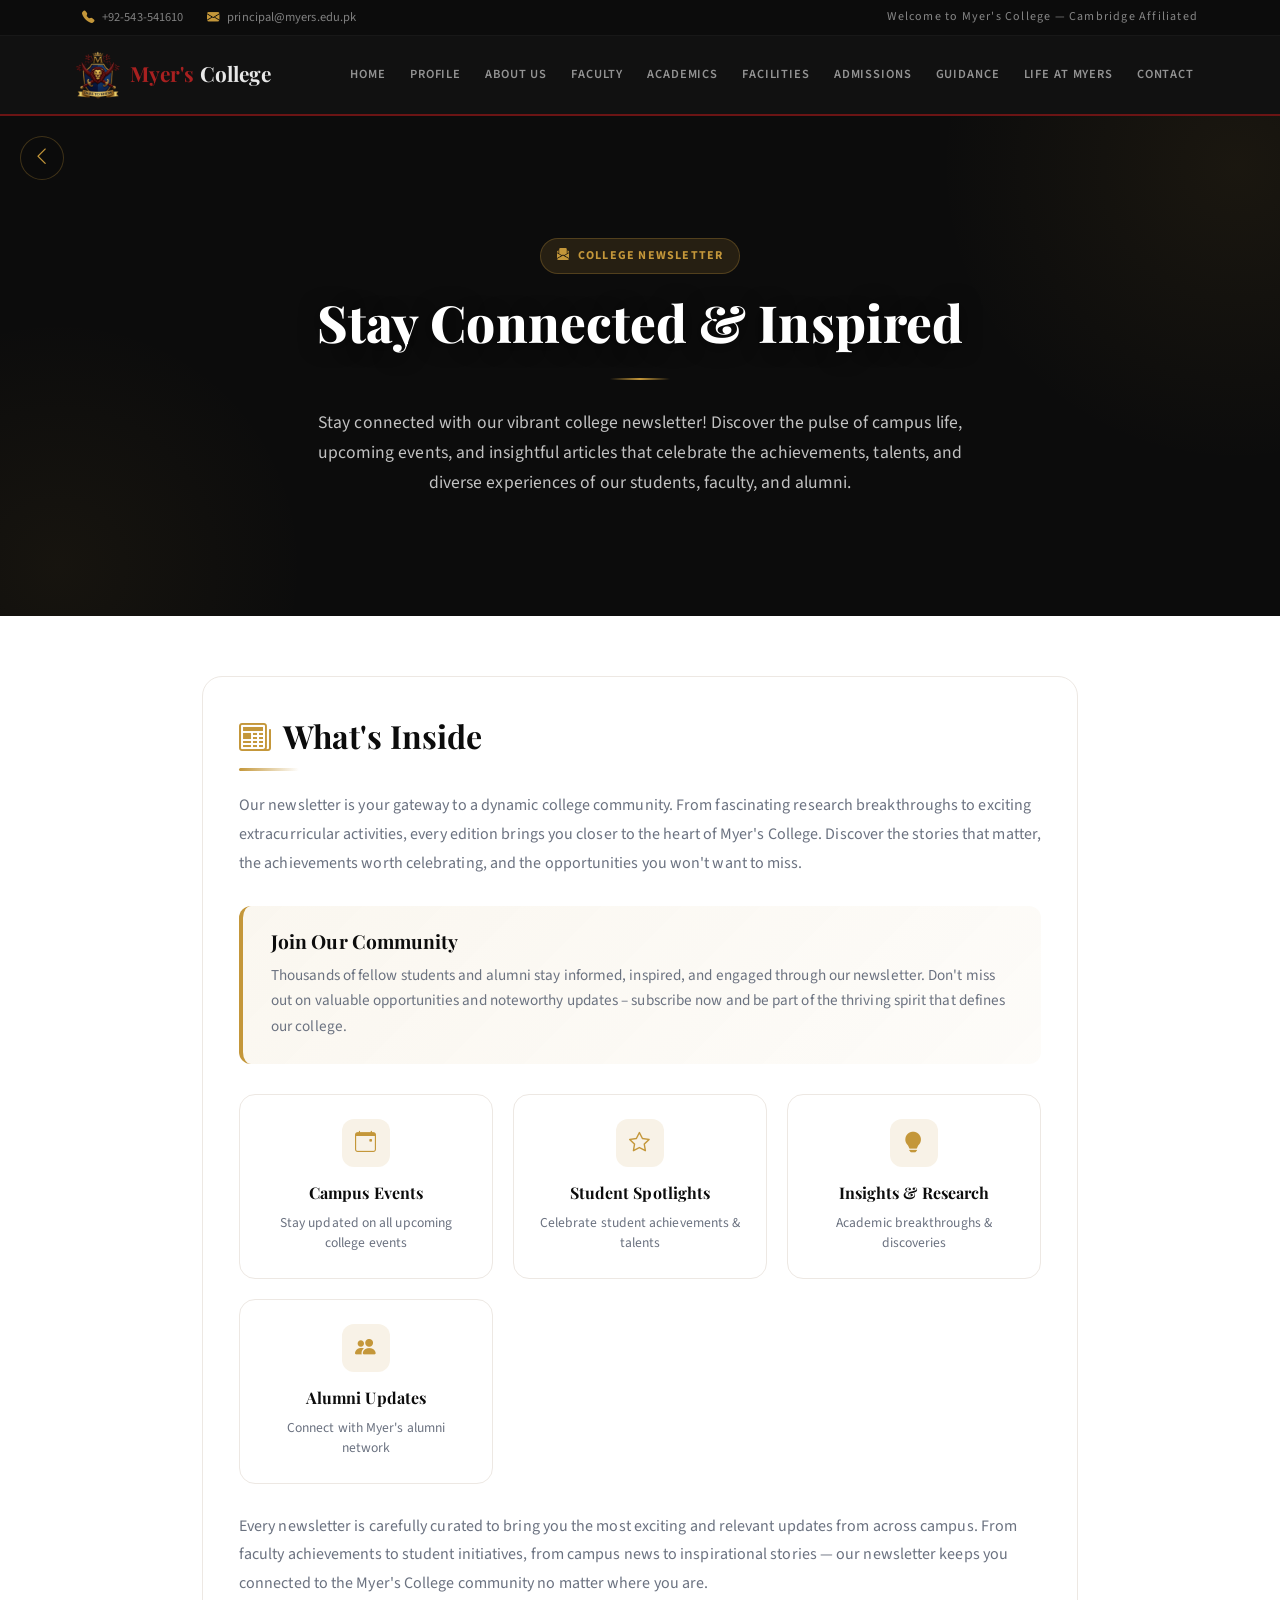
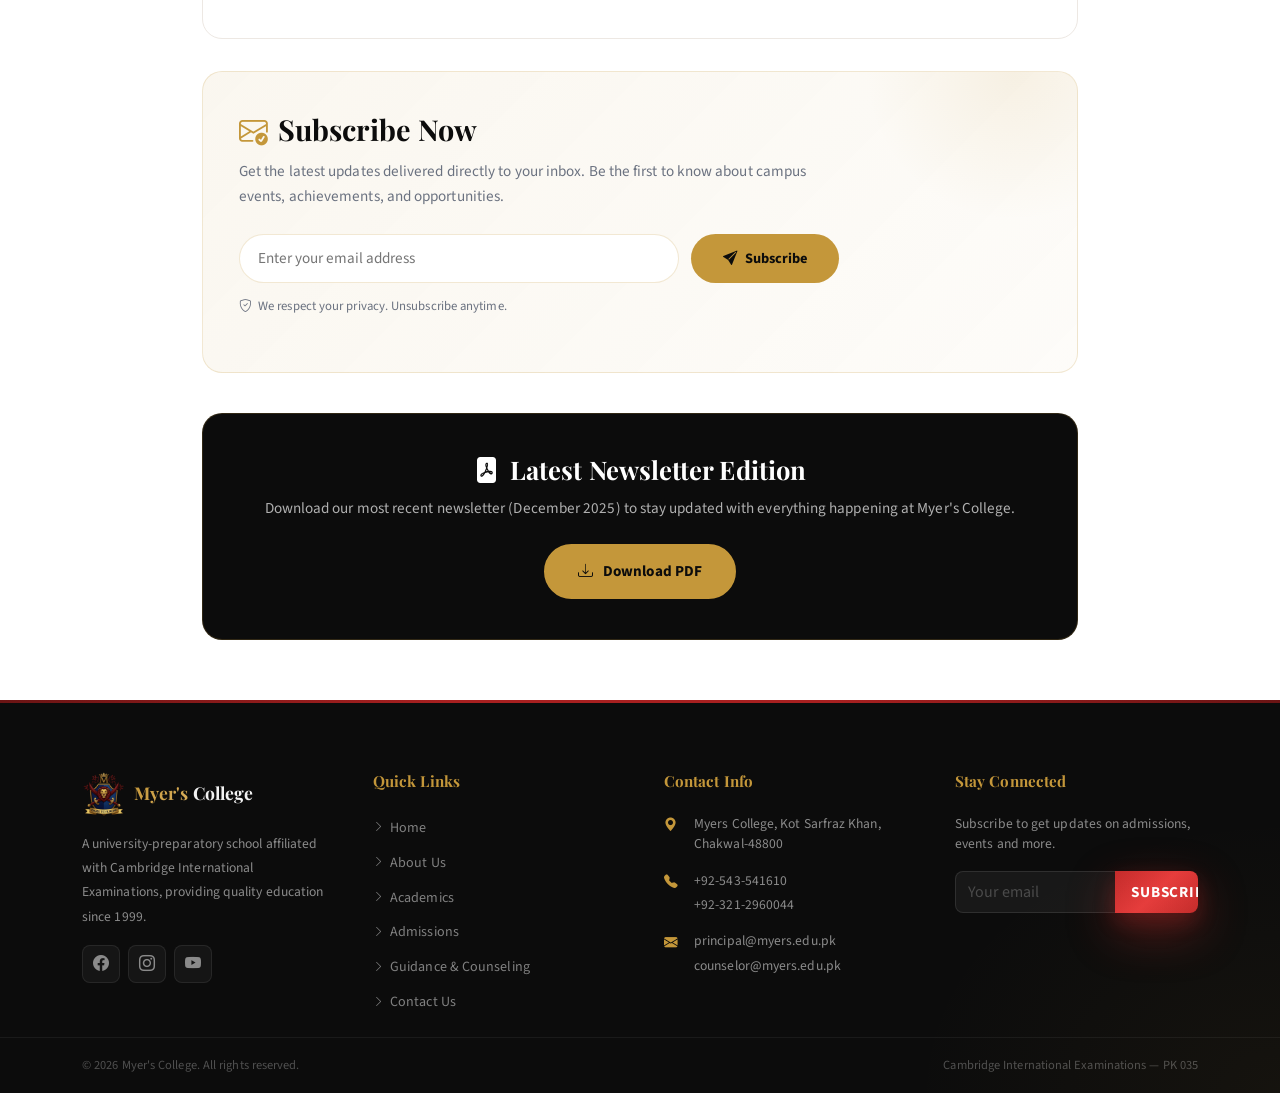
<file: newsletter.html>
<!DOCTYPE html>
<html lang="en">
<head>
  <meta charset="UTF-8" />
  <meta name="viewport" content="width=device-width, initial-scale=1.0" />
  <title>Newsletter — Myer's College</title>
  <meta name="description" content="Stay connected with Myer's College newsletter — campus events, achievements, student spotlights, and inspiring updates from our vibrant community." />
  <link rel="icon" href="assets/images/myers-logo.png" type="image/png" />
  <link rel="stylesheet" href="https://cdn.jsdelivr.net/npm/bootstrap@5.3.2/dist/css/bootstrap.min.css" />
  <link rel="stylesheet" href="https://cdn.jsdelivr.net/npm/bootstrap-icons@1.11.3/font/bootstrap-icons.min.css" />
  <link rel="stylesheet" href="assets/css/style.css" />
  <style>

    /* ── HERO BACK BUTTON ── */
    .hero-back-btn {
      position: absolute;
      top: 20px;
      left: 20px;
      z-index: 15;
      background: rgba(12,12,12,0.85);
      backdrop-filter: blur(10px);
      border: 1px solid rgba(196,151,58,0.28);
      color: var(--gold);
      width: 44px;
      height: 44px;
      border-radius: 50%;
      display: flex;
      align-items: center;
      justify-content: center;
      cursor: pointer;
      transition: all 0.3s ease;
      text-decoration: none;
      font-size: 1.2rem;
    }
    .hero-back-btn:hover {
      background: rgba(196,151,58,0.14);
      border-color: rgba(196,151,58,0.6);
      color: var(--gold-light);
      transform: translateX(-4px);
    }

    /* ── NEWSLETTER HERO ── */
    .newsletter-hero {
      position: relative;
      min-height: 500px;
      background: linear-gradient(135deg, #0C0C0C 0%, var(--black) 100%);
      display: flex;
      align-items: center;
      justify-content: center;
      overflow: hidden;
      padding: 80px 20px 60px;
    }
    .newsletter-hero::before {
      content: '';
      position: absolute;
      top: -50%;
      right: -20%;
      width: 600px;
      height: 600px;
      border-radius: 50%;
      background: radial-gradient(circle, rgba(196,151,58,0.08), transparent 70%);
      pointer-events: none;
    }
    .newsletter-hero::after {
      content: '';
      position: absolute;
      bottom: -40%;
      left: -15%;
      width: 500px;
      height: 500px;
      border-radius: 50%;
      background: radial-gradient(circle, rgba(196,151,58,0.06), transparent 70%);
      pointer-events: none;
    }
    .newsletter-hero-inner {
      position: relative;
      z-index: 1;
      text-align: center;
      max-width: 700px;
    }
    .newsletter-hero-badge {
      display: inline-flex;
      align-items: center;
      gap: 8px;
      background: rgba(196,151,58,0.14);
      border: 1px solid rgba(196,151,58,0.28);
      color: var(--gold);
      padding: 8px 16px;
      border-radius: 50px;
      font-size: 0.75rem;
      font-weight: 700;
      letter-spacing: 0.1em;
      text-transform: uppercase;
      margin-bottom: 20px;
    }
    .newsletter-hero-title {
      font-family: var(--font-heading);
      font-size: 3.2rem;
      font-weight: 800;
      color: #fff;
      margin-bottom: 16px;
      line-height: 1.1;
      text-shadow: 0 2px 20px rgba(0,0,0,0.6);
    }
    .newsletter-hero-subtitle {
      font-size: 1.1rem;
      color: rgba(255,255,255,0.75);
      line-height: 1.7;
    }
    .newsletter-hero-divider {
      width: 60px;
      height: 2px;
      background: linear-gradient(90deg, transparent, var(--gold), transparent);
      margin: 28px auto;
    }

    /* ── CONTENT CARD ── */
    .newsletter-content-card {
      background: #fff;
      border: 1px solid var(--border-color);
      border-radius: 20px;
      padding: 40px 36px;
      margin-bottom: 32px;
      transition: all 0.3s ease;
    }
    .newsletter-content-card:hover {
      box-shadow: var(--elevated-shadow);
      border-color: rgba(196,151,58,0.22);
      transform: translateY(-3px);
    }
    .newsletter-section-title {
      font-family: var(--font-heading);
      font-size: 2rem;
      font-weight: 700;
      color: var(--black);
      margin-bottom: 20px;
      position: relative;
      padding-bottom: 16px;
    }
    .newsletter-section-title::after {
      content: '';
      position: absolute;
      bottom: 0;
      left: 0;
      width: 60px;
      height: 3px;
      background: linear-gradient(90deg, var(--gold), transparent);
      border-radius: 2px;
    }
    .newsletter-section-text {
      color: var(--text-muted);
      font-size: 1rem;
      line-height: 1.8;
      margin-bottom: 0;
    }

    /* ── FEATURE BOX ── */
    .feature-highlight-box {
      background: linear-gradient(135deg, rgba(196,151,58,0.08), rgba(196,151,58,0.03));
      border-left: 4px solid var(--gold);
      border-radius: 12px;
      padding: 24px 28px;
      margin-top: 28px;
    }
    .feature-highlight-box h4 {
      color: var(--black);
      font-family: var(--font-heading);
      font-size: 1.2rem;
      font-weight: 700;
      margin-bottom: 10px;
    }
    .feature-highlight-box p {
      color: var(--text-muted);
      font-size: 0.95rem;
      margin-bottom: 0;
      line-height: 1.7;
    }

    /* ── CONTENT HIGHLIGHTS ── */
    .highlight-grid {
      display: grid;
      grid-template-columns: repeat(auto-fit, minmax(200px, 1fr));
      gap: 20px;
      margin-top: 30px;
    }
    .highlight-item {
      background: #fff;
      border: 1px solid var(--border-color);
      border-radius: 16px;
      padding: 24px;
      text-align: center;
      transition: all 0.3s ease;
    }
    .highlight-item:hover {
      border-color: rgba(196,151,58,0.28);
      box-shadow: var(--card-shadow);
      transform: translateY(-4px);
    }
    .highlight-item-icon {
      width: 48px;
      height: 48px;
      border-radius: 12px;
      background: rgba(196,151,58,0.12);
      display: flex;
      align-items: center;
      justify-content: center;
      margin: 0 auto 14px;
      font-size: 1.3rem;
      color: var(--gold);
    }
    .highlight-item-title {
      font-family: var(--font-heading);
      font-size: 1rem;
      font-weight: 700;
      color: var(--black);
      margin-bottom: 8px;
    }
    .highlight-item-text {
      font-size: 0.85rem;
      color: var(--text-muted);
      line-height: 1.5;
    }

    /* ── NEWSLETTER SUBSCRIPTION ── */
    .newsletter-subscription-section {
      background: linear-gradient(135deg, rgba(196,151,58,0.08), rgba(196,151,58,0.03));
      border: 1px solid rgba(196,151,58,0.20);
      border-radius: 20px;
      padding: 40px 36px;
      margin-top: 32px;
      position: relative;
      overflow: hidden;
    }
    .newsletter-subscription-section::before {
      content: '';
      position: absolute;
      top: -50%;
      right: -10%;
      width: 300px;
      height: 300px;
      border-radius: 50%;
      background: radial-gradient(circle, rgba(196,151,58,0.10), transparent 70%);
      pointer-events: none;
    }
    .newsletter-sub-inner {
      position: relative;
      z-index: 1;
      max-width: 600px;
    }
    .newsletter-sub-title {
      font-family: var(--font-heading);
      font-size: 1.8rem;
      font-weight: 700;
      color: var(--black);
      margin-bottom: 12px;
    }
    .newsletter-sub-desc {
      color: var(--text-muted);
      font-size: 0.95rem;
      line-height: 1.7;
      margin-bottom: 24px;
    }
    .newsletter-form-group {
      display: flex;
      gap: 12px;
      flex-wrap: wrap;
    }
    .newsletter-form-input {
      flex: 1;
      min-width: 200px;
      padding: 12px 18px;
      border: 1px solid rgba(196,151,58,0.22);
      border-radius: 50px;
      font-size: 0.95rem;
      transition: all 0.3s ease;
    }
    .newsletter-form-input:focus {
      outline: none;
      border-color: var(--gold);
      box-shadow: 0 0 0 3px rgba(196,151,58,0.10);
    }
    .newsletter-form-btn {
      background: var(--gold);
      color: var(--black);
      padding: 12px 32px;
      border: none;
      border-radius: 50px;
      font-weight: 700;
      font-size: 0.9rem;
      cursor: pointer;
      transition: all 0.3s ease;
      display: inline-flex;
      align-items: center;
      gap: 8px;
      white-space: nowrap;
    }
    .newsletter-form-btn:hover {
      background: var(--gold-light);
      transform: translateY(-2px);
      box-shadow: var(--gold-shadow);
    }

    /* ── PDF DOWNLOAD ── */
    .pdf-download-card {
      background: linear-gradient(135deg, var(--black), #0C0C0C);
      border: 1px solid rgba(196,151,58,0.20);
      border-radius: 20px;
      padding: 40px 36px;
      text-align: center;
      margin-top: 40px;
    }
    .pdf-download-card h3 {
      font-family: var(--font-heading);
      color: #fff;
      font-size: 1.6rem;
      font-weight: 700;
      margin-bottom: 12px;
    }
    .pdf-download-card p {
      color: rgba(255,255,255,0.68);
      font-size: 0.95rem;
      margin-bottom: 24px;
    }
    .pdf-download-btn {
      display: inline-flex;
      align-items: center;
      gap: 10px;
      background: var(--gold);
      color: var(--black);
      padding: 14px 32px;
      border-radius: 50px;
      text-decoration: none;
      font-weight: 700;
      font-size: 0.95rem;
      transition: all 0.3s ease;
      border: 2px solid var(--gold);
    }
    .pdf-download-btn:hover {
      background: transparent;
      color: var(--gold);
      transform: translateY(-3px);
      box-shadow: 0 8px 24px rgba(196,151,58,0.20);
    }

    /* ── RESPONSIVE ── */
    @media (max-width: 768px) {
      .newsletter-hero-title { font-size: 2.2rem; }
      .newsletter-content-card { padding: 28px 20px; }
      .newsletter-section-title { font-size: 1.5rem; }
      .newsletter-subscription-section { padding: 28px 20px; }
      .newsletter-form-group { flex-direction: column; }
      .newsletter-form-input { min-width: auto; }
    }

  </style>
</head>
<body>

  <div id="topbar">
    <div class="container"><div class="d-flex justify-content-between align-items-center"><div class="d-flex gap-4"><span class="d-flex align-items-center gap-2"><i class="bi bi-telephone-fill topbar-icon"></i> +92-543-541610</span><span class="d-flex align-items-center gap-2"><i class="bi bi-envelope-fill topbar-icon"></i> principal@myers.edu.pk</span></div><span class="d-none d-md-inline" style="color:rgba(255,255,255,0.50);font-size:0.75rem;letter-spacing:0.1em;">Welcome to Myer's College — Cambridge Affiliated</span></div></div>
  </div>

  <nav class="navbar navbar-expand-lg site-navbar sticky-top">
    <div class="container">
      <a class="navbar-brand d-flex align-items-center gap-2" href="index.html"><img src="assets/images/myers-logo.png" alt="Myer's College Logo" height="48" width="48" style="object-fit:contain;" /><div class="d-none d-sm-block"><span class="brand-name">Myer's</span><span class="brand-suffix"> College</span></div></a>
      <button class="navbar-toggler" type="button" data-bs-toggle="collapse" data-bs-target="#siteNav"><span class="navbar-toggler-icon"></span></button>
      <div class="collapse navbar-collapse" id="siteNav">
        <ul class="navbar-nav ms-auto">
          <li class="nav-item"><a class="nav-link" href="index.html">HOME</a></li>
          <li class="nav-item"><a class="nav-link" href="profile.html">PROFILE</a></li>
          <li class="nav-item"><a class="nav-link" href="about.html">ABOUT US</a></li>
          <li class="nav-item"><a class="nav-link" href="faculty.html">FACULTY</a></li>
          <li class="nav-item"><a class="nav-link" href="academics.html">ACADEMICS</a></li>
          <li class="nav-item"><a class="nav-link" href="facilities.html">FACILITIES</a></li>
          <li class="nav-item"><a class="nav-link" href="admissions.html">ADMISSIONS</a></li>
          <li class="nav-item"><a class="nav-link" href="guidance.html">GUIDANCE</a></li>
          <li class="nav-item"><a class="nav-link" href="life.html">LIFE AT MYERS</a></li>
          <li class="nav-item"><a class="nav-link" href="contact.html">CONTACT</a></li>
        </ul>
      </div>
    </div>
  </nav>

  <!-- ═══ HERO SECTION ═══ -->
  <div class="newsletter-hero">
    <a href="life.html" class="hero-back-btn" title="Back to Life at Myers"><i class="bi bi-chevron-left"></i></a>
    <div class="newsletter-hero-inner">
      <div class="newsletter-hero-badge"><i class="bi bi-envelope-paper-fill"></i> College Newsletter</div>
      <h1 class="newsletter-hero-title">Stay Connected & Inspired</h1>
      <div class="newsletter-hero-divider"></div>
      <p class="newsletter-hero-subtitle">Stay connected with our vibrant college newsletter! Discover the pulse of campus life, upcoming events, and insightful articles that celebrate the achievements, talents, and diverse experiences of our students, faculty, and alumni.</p>
    </div>
  </div>

  <!-- ═══ MAIN CONTENT ═══ -->
  <section style="padding: 60px 20px;">
    <div class="container" style="max-width:900px;">

      <!-- ═══ ABOUT NEWSLETTER ═══ -->
      <div class="reveal newsletter-content-card">
        <h2 class="newsletter-section-title"><i class="bi bi-newspaper" style="margin-right:12px;color:var(--gold);"></i>What's Inside</h2>
        <p class="newsletter-section-text">Our newsletter is your gateway to a dynamic college community. From fascinating research breakthroughs to exciting extracurricular activities, every edition brings you closer to the heart of Myer's College. Discover the stories that matter, the achievements worth celebrating, and the opportunities you won't want to miss.</p>

        <div class="feature-highlight-box">
          <h4>Join Our Community</h4>
          <p>Thousands of fellow students and alumni stay informed, inspired, and engaged through our newsletter. Don't miss out on valuable opportunities and noteworthy updates – subscribe now and be part of the thriving spirit that defines our college.</p>
        </div>

        <div class="highlight-grid">
          <div class="highlight-item">
            <div class="highlight-item-icon"><i class="bi bi-calendar-event"></i></div>
            <div class="highlight-item-title">Campus Events</div>
            <div class="highlight-item-text">Stay updated on all upcoming college events</div>
          </div>

          <div class="highlight-item">
            <div class="highlight-item-icon"><i class="bi bi-star"></i></div>
            <div class="highlight-item-title">Student Spotlights</div>
            <div class="highlight-item-text">Celebrate student achievements & talents</div>
          </div>

          <div class="highlight-item">
            <div class="highlight-item-icon"><i class="bi bi-lightbulb-fill"></i></div>
            <div class="highlight-item-title">Insights & Research</div>
            <div class="highlight-item-text">Academic breakthroughs & discoveries</div>
          </div>

          <div class="highlight-item">
            <div class="highlight-item-icon"><i class="bi bi-people-fill"></i></div>
            <div class="highlight-item-title">Alumni Updates</div>
            <div class="highlight-item-text">Connect with Myer's alumni network</div>
          </div>
        </div>

        <p class="newsletter-section-text" style="margin-top:28px;">Every newsletter is carefully curated to bring you the most exciting and relevant updates from across campus. From faculty achievements to student initiatives, from campus news to inspirational stories — our newsletter keeps you connected to the Myer's College community no matter where you are.</p>
      </div>

      <!-- ═══ SUBSCRIPTION SECTION ═══ -->
      <div class="reveal newsletter-subscription-section">
        <div class="newsletter-sub-inner">
          <h3 class="newsletter-sub-title"><i class="bi bi-envelope-check" style="margin-right:10px;color:var(--gold);"></i>Subscribe Now</h3>
          <p class="newsletter-sub-desc">Get the latest updates delivered directly to your inbox. Be the first to know about campus events, achievements, and opportunities.</p>
          
          <form class="newsletter-form-group" onsubmit="handleNewsletterSubmit(event)">
            <input 
              type="email" 
              class="newsletter-form-input" 
              placeholder="Enter your email address"
              required 
              aria-label="Email address"
            />
            <button type="submit" class="newsletter-form-btn">
              <i class="bi bi-send-fill"></i> Subscribe
            </button>
          </form>
          
          <p style="font-size:0.8rem;color:var(--text-muted);margin-top:14px;">
            <i class="bi bi-shield-check" style="margin-right:6px;"></i>We respect your privacy. Unsubscribe anytime.
          </p>
        </div>
      </div>

      <!-- ═══ LATEST NEWSLETTER PDF ═══ -->
      <div class="reveal pdf-download-card">
        <h3><i class="bi bi-file-pdf-fill" style="margin-right:10px;"></i>Latest Newsletter Edition</h3>
        <p>Download our most recent newsletter (December 2025) to stay updated with everything happening at Myer's College.</p>
        <a href="assets/newsletterdec25.pdf" target="_blank" class="pdf-download-btn">
          <i class="bi bi-download"></i> Download PDF
        </a>
      </div>

    </div>
  </section>

  <!-- ═══ FOOTER ═══ -->
  <footer class="site-footer pt-5 pb-0">
    <div class="container py-4">
      <div class="row g-5">
        <div class="col-md-6 col-lg-3"><div class="d-flex align-items-center gap-2 mb-3"><img src="assets/images/myers-logo.png" alt="Myer's College" height="44" width="44" style="object-fit:contain;" /><div><span class="gradient-text" style="font-family:var(--font-heading);font-size:1.1rem;font-weight:700;">Myer's</span><span style="color:rgba(255,255,255,0.95);font-family:var(--font-heading);font-size:1.1rem;font-weight:700;"> College</span></div></div><p style="font-size:0.85rem;line-height:1.8;color:rgba(255,255,255,0.52);">A university-preparatory school affiliated with Cambridge International Examinations, providing quality education since 1999.</p><div class="d-flex gap-2 mt-3"><a href="#" class="footer-social"><i class="bi bi-facebook"></i></a><a href="#" class="footer-social"><i class="bi bi-instagram"></i></a><a href="#" class="footer-social"><i class="bi bi-youtube"></i></a></div></div>
        <div class="col-md-6 col-lg-3"><h4 class="footer-heading mb-4">Quick Links</h4><ul class="list-unstyled mb-0" style="display:flex;flex-direction:column;gap:10px;"><li><a href="index.html" class="footer-link"><i class="bi bi-chevron-right" style="font-size:0.7rem;"></i> Home</a></li><li><a href="about.html" class="footer-link"><i class="bi bi-chevron-right" style="font-size:0.7rem;"></i> About Us</a></li><li><a href="academics.html" class="footer-link"><i class="bi bi-chevron-right" style="font-size:0.7rem;"></i> Academics</a></li><li><a href="admissions.html" class="footer-link"><i class="bi bi-chevron-right" style="font-size:0.7rem;"></i> Admissions</a></li><li><a href="guidance.html" class="footer-link"><i class="bi bi-chevron-right" style="font-size:0.7rem;"></i> Guidance &amp; Counseling</a></li><li><a href="contact.html" class="footer-link"><i class="bi bi-chevron-right" style="font-size:0.7rem;"></i> Contact Us</a></li></ul></div>
        <div class="col-md-6 col-lg-3"><h4 class="footer-heading mb-4">Contact Info</h4><ul class="list-unstyled mb-0" style="display:flex;flex-direction:column;gap:16px;font-size:0.85rem;color:rgba(255,255,255,0.52);"><li class="d-flex align-items-start gap-3"><i class="bi bi-geo-alt-fill" style="color:var(--gold);margin-top:2px;flex-shrink:0;"></i>Myers College, Kot Sarfraz Khan, Chakwal-48800</li><li class="d-flex align-items-start gap-3"><i class="bi bi-telephone-fill" style="color:var(--gold);margin-top:2px;flex-shrink:0;"></i><div><p class="mb-1">+92-543-541610</p><p class="mb-0">+92-321-2960044</p></div></li><li class="d-flex align-items-start gap-3"><i class="bi bi-envelope-fill" style="color:var(--gold);margin-top:2px;flex-shrink:0;"></i><div><p class="mb-1">principal@myers.edu.pk</p><p class="mb-0">counselor@myers.edu.pk</p></div></li></ul></div>
        <div class="col-md-6 col-lg-3"><h4 class="footer-heading mb-4">Stay Connected</h4><p style="font-size:0.85rem;color:rgba(255,255,255,0.52);">Subscribe to get updates on admissions, events and more.</p><form class="newsletter-form d-flex mt-3" onsubmit="return false;"><input type="email" class="form-control footer-input" placeholder="Your email" required /><button type="submit" class="btn-gold" style="border-radius:0 10px 10px 0;padding:10px 16px;">Subscribe</button></form></div>
      </div>
    </div>
    <div class="footer-bottom"><div class="container d-flex flex-column flex-sm-row justify-content-between align-items-center gap-2"><p class="mb-0">&copy; <span id="year"></span> Myer's College. All rights reserved.</p><p class="mb-0">Cambridge International Examinations — PK 035</p></div></div>
  </footer>

  <script>document.getElementById('year').textContent = new Date().getFullYear();</script>
  <script src="https://cdn.jsdelivr.net/npm/bootstrap@5.3.2/dist/js/bootstrap.bundle.min.js"></script>
  <script src="assets/js/main.js"></script>
  
  <script>
    function handleNewsletterSubmit(event) {
      event.preventDefault();
      const formBtn = event.target.querySelector('.newsletter-form-btn');
      const originalText = formBtn.innerHTML;
      
      formBtn.innerHTML = '<i class="bi bi-check-circle-fill"></i> Subscribed!';
      formBtn.style.background = '#8B1A1A';
      
      setTimeout(() => {
        event.target.reset();
        formBtn.innerHTML = originalText;
        formBtn.style.background = 'var(--gold)';
      }, 3000);
    }
  </script>

</body>
</html>
</file>
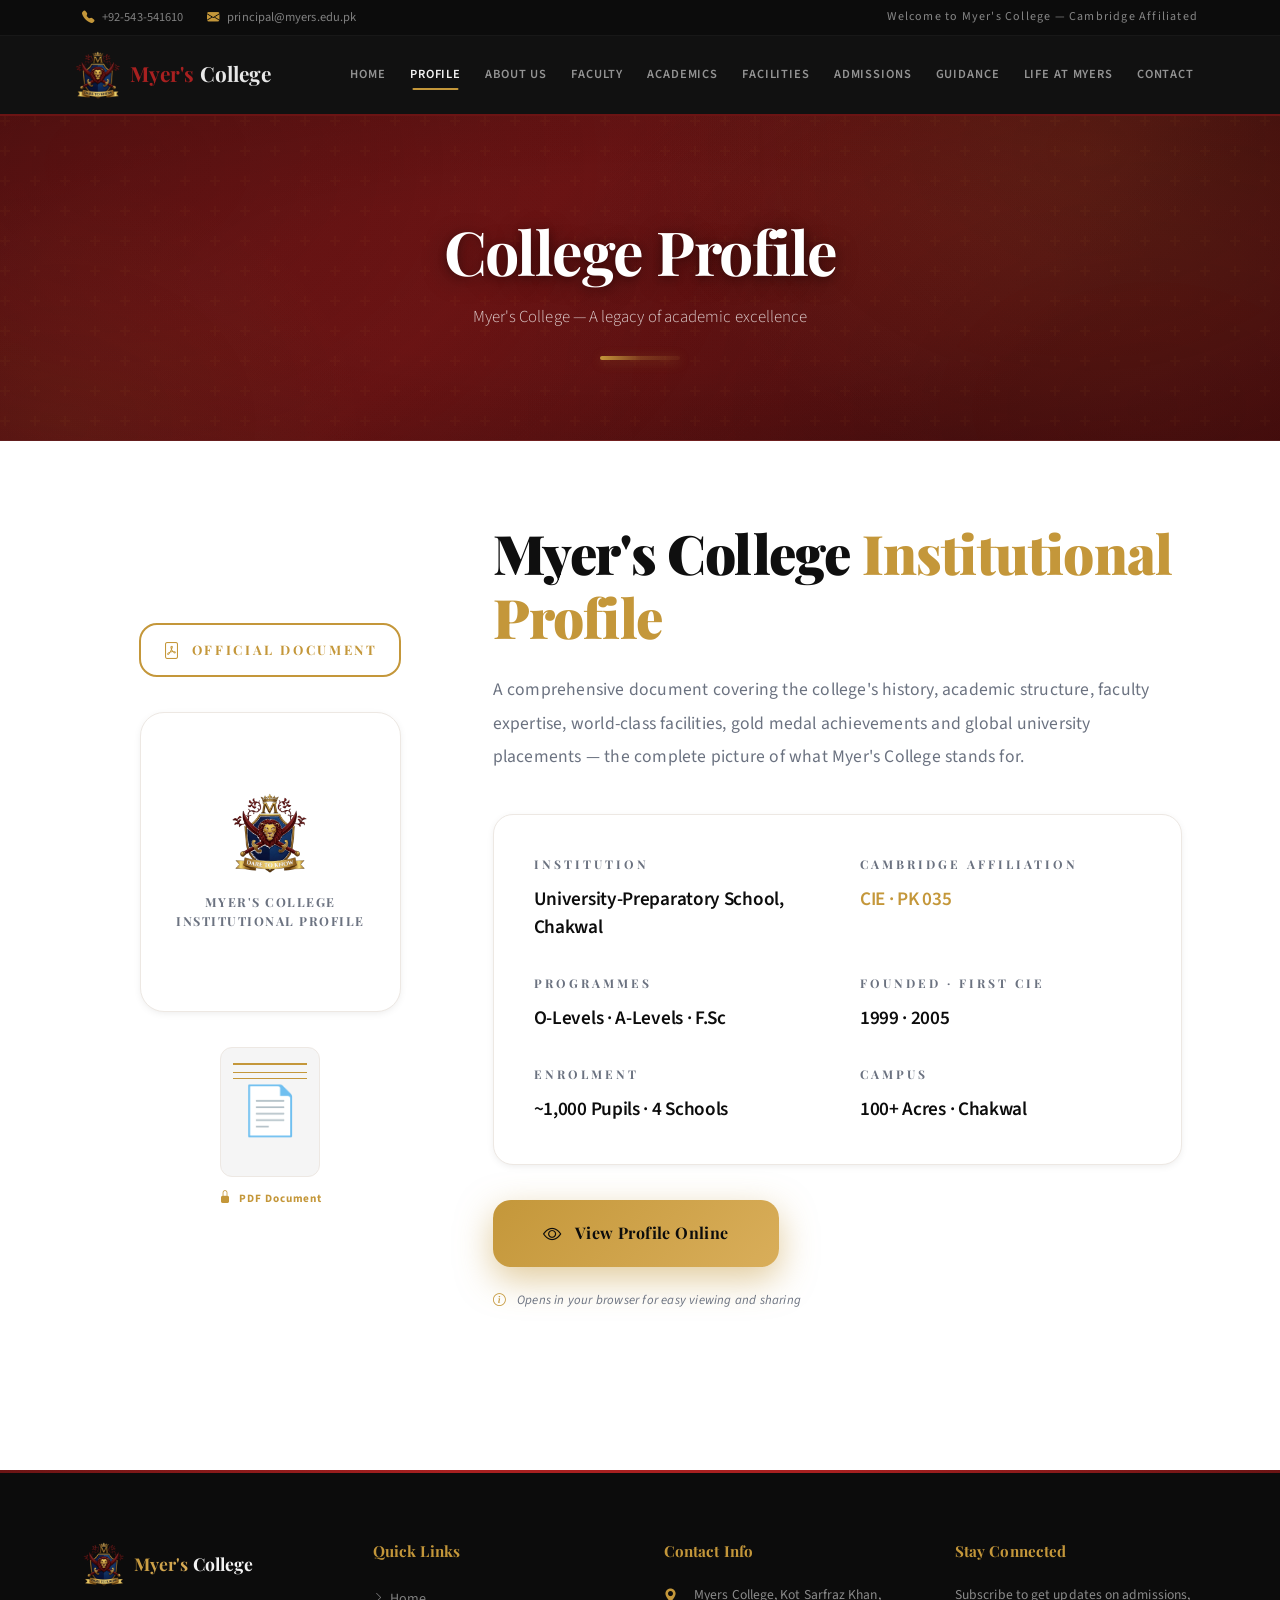
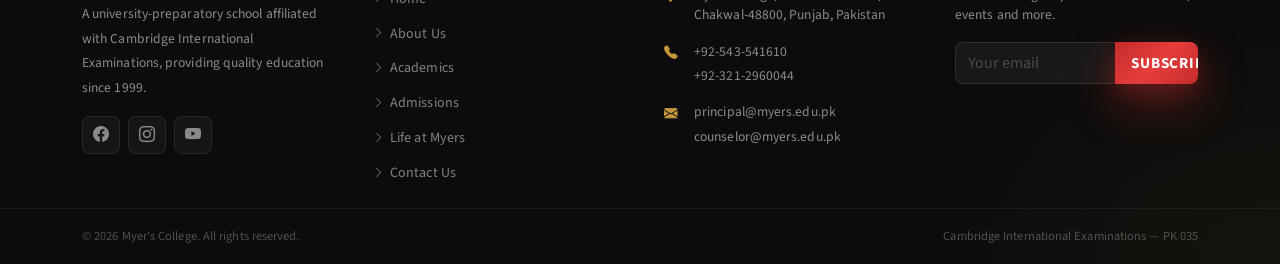
<file: profile.html>
<!DOCTYPE html>
<html lang="en">
<head>
  <meta charset="UTF-8" />
  <meta name="viewport" content="width=device-width, initial-scale=1.0" />
  <title>College Profile — Myer's College</title>
  <meta name="description" content="Institutional profile of Myer's College, Cambridge-affiliated school in Chakwal, Pakistan." />
  <link rel="icon" href="assets/images/myers-logo.png" type="image/png" />
  <link rel="stylesheet" href="https://cdn.jsdelivr.net/npm/bootstrap@5.3.2/dist/css/bootstrap.min.css" />
  <link rel="stylesheet" href="https://cdn.jsdelivr.net/npm/bootstrap-icons@1.11.3/font/bootstrap-icons.min.css" />
  <link rel="stylesheet" href="assets/css/style.css" />
  <style>
    /* ── PDF PRINT STYLING ── */
    @media print {
      body { background: white; }
      .section-padding { page-break-inside: avoid; }
      .info-card { page-break-inside: avoid; }
      .topbar { display: none; }
    }

    /* ── PROFILE PAGE DESIGN ── */
    .profile-intro-box {
      background: #ffffff;
      border-radius: 20px;
      padding: 50px 45px;
      border: 1px solid var(--border-color);
      margin-bottom: 50px;
      box-shadow: var(--card-shadow);
    }

    .info-card {
      background: #ffffff;
      border: 1px solid var(--border-color);
      border-radius: 18px;
      padding: 35px 30px;
      height: 100%;
      transition: all 0.3s ease;
      position: relative;
      overflow: hidden;
    }

    .info-card::before {
      content: '';
      position: absolute;
      top: 0;
      left: 0;
      right: 0;
      height: 3px;
      background: linear-gradient(90deg, var(--gold), var(--gold-light));
      opacity: 0;
      transition: opacity 0.3s ease;
    }

    .info-card:hover {
      transform: translateY(-5px);
      box-shadow: 0 15px 40px rgba(0, 0, 0, 0.12);
      border-color: var(--gold);
    }

    .info-card:hover::before {
      opacity: 1;
    }

    .info-card h4 {
      color: var(--black);
      font-size: 1.15rem;
      font-weight: 600;
      margin-bottom: 0;
    }

    .info-card p {
      color: var(--text-muted);
      font-size: 0.95rem;
      line-height: 1.7;
      margin-bottom: 0;
    }

    .info-icon {
      color: var(--gold);
      font-size: 1.4rem;
      flex-shrink: 0;
    }

    @media print {
      .profile-intro-box {
        border: 1px solid #d4af37;
        background: #fafaf8;
      }
      .info-card {
        border: 1px solid #e0e0e0;
        page-break-inside: avoid;
      }
    }

    /* ── OFFICIAL DOCUMENT SHOWCASE SECTION ── */
    .doc-showcase-section {
      background: transparent;
      border-radius: 32px;
      padding: 50px 50px;
      margin-bottom: 50px;
      position: relative;
      overflow: hidden;
    }

    .doc-showcase-section::after {
      display: none;
    }

    .doc-showcase-section::before {
      display: none;
    }

    .doc-showcase-content {
      display: grid;
      grid-template-columns: 1fr 2fr;
      gap: 50px;
      align-items: center;
      position: relative;
      z-index: 2;
    }

    .doc-showcase-left {
      display: flex;
      flex-direction: column;
      align-items: center;
      text-align: center;
      position: relative;
      z-index: 2;
    }

    .doc-badge {
      background: transparent;
      border: 2px solid var(--gold);
      border-radius: 18px;
      padding: 12px 22px;
      display: inline-flex;
      align-items: center;
      gap: 9px;
      margin-bottom: 35px;
      font-size: 0.82rem;
      color: var(--gold);
      font-weight: 700;
      letter-spacing: 0.2em;
      text-transform: uppercase;
      font-family: var(--font-heading);
    }

    .doc-badge i {
      font-size: 1.05rem;
    }

    .doc-logo-container {
      background: #ffffff;
      border: 1px solid var(--border-color);
      border-radius: 24px;
      padding: 45px 35px;
      margin-bottom: 35px;
      min-height: 300px;
      display: flex;
      align-items: center;
      justify-content: center;
      flex-direction: column;
      box-shadow: var(--card-shadow);
    }

    .doc-logo-container img {
      max-width: 80px;
      margin-bottom: 20px;
    }

    .doc-logo-label {
      color: var(--text-muted);
      font-size: 0.78rem;
      text-transform: uppercase;
      letter-spacing: 0.12em;
      font-weight: 700;
      font-family: var(--font-heading);
    }

    .doc-icon {
      width: 100px;
      height: 130px;
      background: #f5f5f5;
      border: 1px solid var(--border-color);
      border-radius: 12px;
      display: flex;
      align-items: center;
      justify-content: center;
      font-size: 3rem;
      color: var(--gold);
      position: relative;
    }

    .doc-icon::after {
      display: none;
    }

    .pdf-label {
      color: var(--gold);
      font-size: 0.7rem;
      font-weight: 700;
      margin-top: 12px;
      letter-spacing: 0.08em;
    }

    .doc-showcase-right {
      color: var(--text-dark);
      position: relative;
      z-index: 2;
    }

    .doc-showcase-title {
      font-family: var(--font-heading);
      font-size: 3.4rem;
      font-weight: 900;
      margin-bottom: 24px;
      line-height: 1.18;
      letter-spacing: -0.8px;
      color: var(--black);
    }

    .doc-showcase-title .gold-text {
      color: var(--gold);
      font-weight: 900;
    }

    .doc-showcase-desc {
      font-size: 1.1rem;
      line-height: 1.9;
      color: var(--text-muted);
      margin-bottom: 40px;
      font-weight: 400;
      letter-spacing: 0.2px;
    }

    .doc-info-grid {
      display: grid;
      grid-template-columns: 1fr 1fr;
      gap: 32px 45px;
      margin-bottom: 35px;
      padding: 40px;
      background: #ffffff;
      border-radius: 20px;
      border: 1px solid var(--border-color);
      position: relative;
      z-index: 2;
      box-shadow: var(--card-shadow);
    }

    .doc-info-item {
      display: flex;
      flex-direction: column;
    }

    .doc-info-label {
      font-size: 0.75rem;
      text-transform: uppercase;
      color: var(--text-muted);
      letter-spacing: 0.25em;
      font-weight: 700;
      margin-bottom: 12px;
      font-family: var(--font-heading);
    }

    .doc-info-value {
      font-size: 1.2rem;
      font-weight: 600;
      color: var(--black);
      line-height: 1.5;
      letter-spacing: -0.3px;
    }

    .doc-info-value.gold {
      color: var(--gold);
    }

    .doc-showcase-buttons {
      display: flex;
      gap: 20px;
      flex-wrap: wrap;
      justify-content: flex-start;
      margin-top: 15px;
      position: relative;
      z-index: 2;
    }

    .btn-view-online {
      background: linear-gradient(135deg, var(--gold), var(--gold-light));
      color: var(--black);
      border: none;
      border-radius: 18px;
      padding: 20px 50px;
      font-weight: 700;
      font-size: 1rem;
      cursor: pointer;
      display: inline-flex;
      align-items: center;
      gap: 14px;
      transition: all 0.4s ease;
      text-decoration: none;
      box-shadow: 0 12px 35px rgba(196,151,58, 0.5);
      letter-spacing: 0.4px;
      font-family: var(--font-heading);
    }

    .btn-view-online:hover {
      transform: translateY(-5px);
      box-shadow: 0 20px 55px rgba(196,151,58, 0.8);
      background: linear-gradient(135deg, var(--gold-light), var(--gold));
    }

    .btn-view-online i {
      font-size: 1.15rem;
    }

    .doc-showcase-footer-text {
      font-size: 0.8rem;
      color: var(--text-muted);
      margin-top: 24px;
      font-style: italic;
      letter-spacing: 0.2px;
      position: relative;
      z-index: 2;
    }

    .doc-showcase-footer-text i {
      color: var(--gold);
      margin-right: 8px;
    }

    @media (max-width: 768px) {
      .doc-showcase-section {
        padding: 35px 25px;
        margin-bottom: 40px;
      }

      .doc-showcase-content {
        grid-template-columns: 1fr;
        gap: 35px;
      }

      .doc-showcase-title {
        font-size: 2.2rem;
      }

      .doc-info-grid {
        grid-template-columns: 1fr;
        gap: 20px;
        padding: 30px;
        margin-bottom: 25px;
      }

      .btn-view-online {
        width: 100%;
        justify-content: center;
      }
    }
  </style>
</head>
<body>

  <div id="topbar">
    <div class="container">
      <div class="d-flex justify-content-between align-items-center">
        <div class="d-flex gap-4">
          <span class="d-flex align-items-center gap-2"><i class="bi bi-telephone-fill topbar-icon"></i> +92-543-541610</span>
          <span class="d-flex align-items-center gap-2"><i class="bi bi-envelope-fill topbar-icon"></i> principal@myers.edu.pk</span>
        </div>
        <span class="d-none d-md-inline" style="color:rgba(255,255,255,0.50);font-size:0.75rem;letter-spacing:0.1em;">Welcome to Myer's College — Cambridge Affiliated</span>
      </div>
    </div>
  </div>

   <nav class="navbar navbar-expand-lg site-navbar sticky-top">
    <div class="container">
      <a class="navbar-brand d-flex align-items-center gap-2" href="index.html"><img src="assets/images/myers-logo.png" alt="Myer's College Logo" height="48" width="48" style="object-fit:contain;" /><div class="d-none d-sm-block"><span class="brand-name">Myer's</span><span class="brand-suffix"> College</span></div></a>
      <button class="navbar-toggler" type="button" data-bs-toggle="collapse" data-bs-target="#siteNav"><span class="navbar-toggler-icon"></span></button>
      <div class="collapse navbar-collapse" id="siteNav">
        <ul class="navbar-nav ms-auto">
          <li class="nav-item"><a class="nav-link" href="index.html">HOME</a></li>
          <li class="nav-item"><a class="nav-link active" href="profile.html">PROFILE</a></li>
          <li class="nav-item"><a class="nav-link" href="about.html">ABOUT US</a></li>
          <li class="nav-item"><a class="nav-link" href="faculty.html">FACULTY</a></li>
          <li class="nav-item"><a class="nav-link" href="academics.html">ACADEMICS</a></li>
          <li class="nav-item"><a class="nav-link" href="facilities.html">FACILITIES</a></li>
          <li class="nav-item"><a class="nav-link" href="admissions.html">ADMISSIONS</a></li>
          <li class="nav-item"><a class="nav-link" href="guidance.html">GUIDANCE</a></li>
          <li class="nav-item"><a class="nav-link" href="life.html">LIFE AT MYERS</a></li>
          <li class="nav-item"><a class="nav-link" href="contact.html">CONTACT</a></li>
        </ul>
      </div>
    </div>
  </nav>


  <div class="page-hero">
    <h1 class="page-hero-title">College Profile</h1>
    <p class="page-hero-subtitle">Myer's College — A legacy of academic excellence</p>
    <div class="page-hero-divider"></div>
  </div>

  <section class="section-padding" style="background: #ffffff;">
    <div class="container-fluid px-4 px-md-5">
      
      <!-- Official Document Showcase -->
      <div class="doc-showcase-section">
        <div class="doc-showcase-content">
          
          <!-- Left Side: Document Preview -->
          <div class="doc-showcase-left">
            <div class="doc-badge">
              <i class="bi bi-file-pdf"></i> Official Document
            </div>
            <div class="doc-logo-container">
              <img src="assets/images/myers-logo.png" alt="Myer's College Logo" height="80" />
              <div class="doc-logo-label">Myer's College</div>
              <div class="doc-logo-label">Institutional Profile</div>
            </div>
            <div class="doc-icon">
              📄
              <div style="position:absolute;top:15px;left:12px;right:12px;height:2px;background:var(--gold);"></div>
              <div style="position:absolute;top:24px;left:12px;right:12px;height:1px;background:var(--gold);"></div>
              <div style="position:absolute;top:30px;left:12px;right:12px;height:1px;background:var(--gold);"></div>
            </div>
            <div class="pdf-label"><i class="bi bi-lock-fill" style="font-size:0.8rem;margin-right:4px;"></i> PDF Document</div>
          </div>

          <!-- Right Side: Profile Information -->
          <div class="doc-showcase-right">
            <h2 class="doc-showcase-title">Myer's College <span class="gold-text">Institutional Profile</span></h2>
            <p class="doc-showcase-desc">
              A comprehensive document covering the college's history, academic structure, faculty expertise, world-class facilities, gold medal achievements and global university placements — the complete picture of what Myer's College stands for.
            </p>

            <!-- Key Information Grid -->
            <div class="doc-info-grid">
              <div class="doc-info-item">
                <div class="doc-info-label">Institution</div>
                <div class="doc-info-value">University-Preparatory School, Chakwal</div>
              </div>
              <div class="doc-info-item">
                <div class="doc-info-label">Cambridge Affiliation</div>
                <div class="doc-info-value gold">CIE · PK 035</div>
              </div>
              <div class="doc-info-item">
                <div class="doc-info-label">Programmes</div>
                <div class="doc-info-value">O-Levels · A-Levels · F.Sc</div>
              </div>
              <div class="doc-info-item">
                <div class="doc-info-label">Founded · First CIE</div>
                <div class="doc-info-value">1999 · 2005</div>
              </div>
              <div class="doc-info-item">
                <div class="doc-info-label">Enrolment</div>
                <div class="doc-info-value">~1,000 Pupils · 4 Schools</div>
              </div>
              <div class="doc-info-item">
                <div class="doc-info-label">Campus</div>
                <div class="doc-info-value">100+ Acres · Chakwal</div>
              </div>
            </div>

            <!-- Action Button -->
            <div class="doc-showcase-buttons">
              <a href="assets/profile.pdf" target="_blank" class="btn-view-online">
                <i class="bi bi-eye"></i> View Profile Online
              </a>
            </div>

            <div class="doc-showcase-footer-text">
              <i class="bi bi-info-circle"></i> Opens in your browser for easy viewing and sharing
            </div>
          </div>

        </div>
      </div>

    </div>
  </section>

  <!-- FOOTER -->
  <footer class="site-footer pt-5 pb-0">
    <div class="container py-4">
      <div class="row g-5">
        <div class="col-md-6 col-lg-3">
          <div class="d-flex align-items-center gap-2 mb-3">
            <img src="assets/images/myers-logo.png" alt="Myer's College" height="44" width="44" style="object-fit:contain;" />
            <div><span class="gradient-text" style="font-family:var(--font-heading);font-size:1.1rem;font-weight:700;">Myer's</span><span style="color:rgba(255,255,255,0.95);font-family:var(--font-heading);font-size:1.1rem;font-weight:700;"> College</span></div>
          </div>
          <p style="font-size:0.85rem;line-height:1.8;color:rgba(255,255,255,0.52);">A university-preparatory school affiliated with Cambridge International Examinations, providing quality education since 1999.</p>
          <div class="d-flex gap-2 mt-3">
            <a href="#" class="footer-social"><i class="bi bi-facebook"></i></a>
            <a href="#" class="footer-social"><i class="bi bi-instagram"></i></a>
            <a href="#" class="footer-social"><i class="bi bi-youtube"></i></a>
          </div>
        </div>
        <div class="col-md-6 col-lg-3">
          <h4 class="footer-heading mb-4">Quick Links</h4>
          <ul class="list-unstyled mb-0" style="display:flex;flex-direction:column;gap:10px;">
            <li><a href="index.html" class="footer-link"><i class="bi bi-chevron-right" style="font-size:0.7rem;"></i> Home</a></li>
            <li><a href="about.html" class="footer-link"><i class="bi bi-chevron-right" style="font-size:0.7rem;"></i> About Us</a></li>
            <li><a href="academics.html" class="footer-link"><i class="bi bi-chevron-right" style="font-size:0.7rem;"></i> Academics</a></li>
            <li><a href="admissions.html" class="footer-link"><i class="bi bi-chevron-right" style="font-size:0.7rem;"></i> Admissions</a></li>
            <li><a href="life.html" class="footer-link"><i class="bi bi-chevron-right" style="font-size:0.7rem;"></i> Life at Myers</a></li>
            <li><a href="contact.html" class="footer-link"><i class="bi bi-chevron-right" style="font-size:0.7rem;"></i> Contact Us</a></li>
          </ul>
        </div>
        <div class="col-md-6 col-lg-3">
          <h4 class="footer-heading mb-4">Contact Info</h4>
          <ul class="list-unstyled mb-0" style="display:flex;flex-direction:column;gap:16px;font-size:0.85rem;color:rgba(255,255,255,0.52);">
            <li class="d-flex align-items-start gap-3"><i class="bi bi-geo-alt-fill" style="color:var(--gold);margin-top:2px;flex-shrink:0;"></i>Myers College, Kot Sarfraz Khan, Chakwal-48800, Punjab, Pakistan</li>
            <li class="d-flex align-items-start gap-3"><i class="bi bi-telephone-fill" style="color:var(--gold);margin-top:2px;flex-shrink:0;"></i><div><p class="mb-1">+92-543-541610</p><p class="mb-0">+92-321-2960044</p></div></li>
            <li class="d-flex align-items-start gap-3"><i class="bi bi-envelope-fill" style="color:var(--gold);margin-top:2px;flex-shrink:0;"></i><div><p class="mb-1">principal@myers.edu.pk</p><p class="mb-0">counselor@myers.edu.pk</p></div></li>
          </ul>
        </div>
        <div class="col-md-6 col-lg-3">
          <h4 class="footer-heading mb-4">Stay Connected</h4>
          <p style="font-size:0.85rem;color:rgba(255,255,255,0.52);">Subscribe to get updates on admissions, events and more.</p>
          <form class="newsletter-form d-flex mt-3" onsubmit="return false;">
            <input type="email" class="form-control footer-input" placeholder="Your email" required />
            <button type="submit" class="btn-gold" style="border-radius:0 10px 10px 0;padding:10px 16px;">Subscribe</button>
          </form>
        </div>
      </div>
    </div>
    <div class="footer-bottom">
      <div class="container d-flex flex-column flex-sm-row justify-content-between align-items-center gap-2">
        <p class="mb-0">&copy; <span id="year"></span> Myer's College. All rights reserved.</p>
        <p class="mb-0">Cambridge International Examinations — PK 035</p>
      </div>
    </div>
  </footer>

  <script>document.getElementById('year').textContent = new Date().getFullYear();</script>
  <script src="https://cdn.jsdelivr.net/npm/bootstrap@5.3.2/dist/js/bootstrap.bundle.min.js"></script>
  <script src="assets/js/main.js"></script>
</body>
</html>
</file>
<file: assets/css/style.css>
/* ===== GOOGLE FONTS ===== */
@import url('https://fonts.googleapis.com/css2?family=Playfair+Display:ital,wght@0,400;0,500;0,600;0,700;0,800;1,400;1,600&family=Source+Sans+3:wght@300;400;500;600;700&display=swap');

/* ===================================================
   MYER'S COLLEGE — BLACK & MAROON LEAD SYSTEM
   
   BLACK  → Navbar, footer, topbar (ultimate authority)
   MAROON → Feature sections, CTA, page heroes, dark cards (brand warmth)
   GOLD   → Selective prestige (brand name, dividers, stat icons, dark labels)
   WHITE  → Content cards, light sections
   CREAM  → Alternating section backgrounds
=================================================== */
:root {
  /* ── Black (structural authority) ── */
  --black: #0C0C0C;
  --black-rich: #111111;
  --black-surface: #1A1A1A;
  --black-border: rgba(255, 255, 255, 0.08);
  --black-border-md: rgba(255, 255, 255, 0.14);

  /* ── Maroon (brand sections — the deep lead) ── */
  --maroon-deep: #4A0E0E;
  /* darkest — hero overlays, CTA */
  --maroon: #6B1414;
  /* primary section background */
  --maroon-mid: #8B1A1A;
  /* interactive, buttons, accents */
  --maroon-vivid: #A82020;
  /* hover states, accent strips */
  --maroon-light: #C42B2B;
  /* bright card tops, hover glow */
  --maroon-subtle: rgba(107, 20, 20, 0.09);
  --maroon-tint: rgba(107, 20, 20, 0.16);
  --maroon-border: rgba(107, 20, 20, 0.24);

  /* Maroon section surfaces */
  --maroon-surface: #5A1212;
  /* cards ON maroon sections */
  --maroon-card: rgba(255, 255, 255, 0.06);
  --maroon-card-border: rgba(255, 255, 255, 0.12);

  /* ── Gold (selective prestige) ── */
  --gold: #C4973A;
  --gold-light: #D9AE5A;
  --gold-dark: #A67C28;
  --gold-subtle: rgba(196, 151, 58, 0.10);
  --gold-border: rgba(196, 151, 58, 0.28);

  /* ── Light surfaces ── */
  --white: #FFFFFF;
  --cream: #FAF6F0;
  --border-light: #EDE8E3;
  --border-mid: #DDD8D2;

  /* ── Typography ── */
  --text-primary: #0F0F0F;
  --text-secondary: #2E2E2E;
  --text-muted: #6B7280;

  /* ── Shadows ── */
  --shadow-sm: 0 2px 8px -2px rgba(12, 12, 12, 0.10);
  --shadow-md: 0 6px 24px -4px rgba(12, 12, 12, 0.14);
  --shadow-lg: 0 16px 48px -8px rgba(12, 12, 12, 0.20);
  --shadow-maroon: 0 8px 32px -4px rgba(107, 20, 20, 0.35);
  --shadow-maroon-lg: 0 20px 60px -8px rgba(107, 20, 20, 0.40);

  --font-heading: 'Playfair Display', Georgia, serif;
  --font-body: 'Source Sans 3', system-ui, sans-serif;

  /* ── Legacy compatibility aliases ── */
  --border-color: #EDE8E3;
  /* alias for --border-light */
  --card-shadow: 0 2px 8px -2px rgba(12, 12, 12, 0.10);
  --elevated-shadow: 0 16px 48px -8px rgba(12, 12, 12, 0.20);
  --gold-shadow: 0 4px 20px -4px rgba(196, 151, 58, 0.25);
  --text-dark: #0F0F0F;
  --navy: #0C0C0C;
  /* alias for --black */
}

/* ===== BASE ===== */
html {
  scroll-behavior: smooth;
}

*,
*::before,
*::after {
  box-sizing: border-box;
}

body {
  font-family: var(--font-body);
  color: var(--text-primary);
  background: var(--white);
  margin: 0;
  padding: 0;
  -webkit-font-smoothing: antialiased;
}

h1,
h2,
h3,
h4,
h5,
h6 {
  font-family: var(--font-heading);
}

/* ============================================================
   TOPBAR — Black (absolute authority)
============================================================ */
#topbar {
  background: var(--black);
  padding: 8px 0;
  font-size: 0.78rem;
  color: rgba(255, 255, 255, 0.48);
  border-bottom: 1px solid rgba(255, 255, 255, 0.05);
}

#topbar .topbar-icon {
  color: var(--gold);
}

/* ============================================================
   NAVBAR — Black (authority, premium dark bar)
============================================================ */
.site-navbar {
  background: var(--black-rich) !important;
  padding: 10px 12px;
  border-bottom: 2px solid var(--maroon);
  transition: box-shadow 0.3s ease;
  overflow-x: auto;
}

.site-navbar.scrolled {
  box-shadow: 0 4px 24px rgba(0, 0, 0, 0.50);
}

.site-navbar .navbar-brand .brand-name {
  color: var(--maroon-vivid);
  font-family: var(--font-heading);
  font-size: 1.3rem;
  font-weight: 700;
}

.site-navbar .navbar-brand .brand-suffix {
  color: rgba(255, 255, 255, 0.90);
  font-family: var(--font-heading);
  font-size: 1.3rem;
  font-weight: 700;
}

.site-navbar .navbar-brand {
  margin-right: auto;
  margin-left: -8px;
}

.site-navbar .navbar-nav {
  margin-right: -8px;
}

.site-navbar .nav-link {
  color: rgba(255, 255, 255, 0.55) !important;
  font-size: 0.78rem;
  font-weight: 600;
  letter-spacing: 0.06em;
  text-transform: uppercase;
  padding: 8px 12px !important;
  border-radius: 6px;
  transition: color 0.2s ease;
  position: relative;
  white-space: nowrap;
}

.site-navbar .nav-link:hover,
.site-navbar .nav-link.active {
  color: rgba(255, 255, 255, 0.95) !important;
}

.site-navbar .nav-link::after {
  content: '';
  position: absolute;
  bottom: 2px;
  left: 50%;
  transform: translateX(-50%);
  width: 0;
  height: 2px;
  background: var(--gold);
  border-radius: 2px;
  transition: width 0.3s ease;
}

.site-navbar .nav-link:hover::after,
.site-navbar .nav-link.active::after {
  width: 60%;
}

.navbar-toggler {
  border: none !important;
}

.navbar-toggler:focus {
  box-shadow: none !important;
}

.navbar-toggler-icon {
  filter: invert(1);
}

/* ============================================================
   HERO — Deep black with strong maroon character
============================================================ */
.hero-section {
  position: relative;
  min-height: 600px;
  overflow: hidden;
}

.hero-section img.hero-img {
  position: absolute;
  inset: 0;
  width: 100%;
  height: 100%;
  object-fit: cover;
  object-position: 80% center;
  transform: scale(1.0);
  filter: brightness(1.02) contrast(1.12) saturate(1.08);
  backface-visibility: hidden;
  -webkit-font-smoothing: antialiased;
}

.hero-overlay {
  position: absolute;
  inset: 0;
  background:
    linear-gradient(160deg,
      rgba(10, 10, 10, 0.235) 0%,
      rgba(15, 14, 14, 0.297) 40%,
      rgba(29, 23, 23, 0.352) 75%,
      rgba(74, 14, 14, 0.071) 100%);
}

.hero-content {
  position: relative;
  z-index: 2;
  min-height: 620px;
  display: flex;
  flex-direction: column;
  align-items: center;
  justify-content: center;
  text-align: center;
  padding: clamp(80px, 12vw, 120px) clamp(20px, 8vw, 40px);
}

.hero-badge {
  display: inline-flex;
  align-items: center;
  gap: 10px;
  background: rgba(10, 10, 10, 0.75);
  backdrop-filter: blur(12px);
  -webkit-backdrop-filter: blur(12px);
  border: 1px solid rgba(196, 151, 58, 0.35);
  border-radius: 50px;
  padding: clamp(8px, 2vw, 11px) clamp(18px, 4vw, 28px);
  margin-bottom: clamp(24px, 5vw, 40px);
  font-size: clamp(0.62rem, 2vw, 0.72rem);
  color: var(--gold);
  text-transform: uppercase;
  letter-spacing: 0.22em;
  font-weight: 600;
  animation: fadeInUp 0.7s cubic-bezier(0.34, 1.56, 0.64, 1) forwards;
  box-shadow:
    0 8px 24px rgba(0, 0, 0, 0.30),
    inset 0 1px 0 rgba(255, 255, 255, 0.06);
  transition: all 0.3s ease;
}

.hero-badge:hover {
  background: rgba(0, 0, 0, 0.60);
  border-color: rgba(196, 151, 58, 0.55);
  box-shadow:
    0 12px 32px rgba(0, 0, 0, 0.35),
    0 0 16px rgba(196, 151, 58, 0.10),
    inset 0 1px 0 rgba(255, 255, 255, 0.08);
  transform: translateY(-2px);
}

.hero-badge i {
  font-size: clamp(0.75rem, 2.5vw, 0.9rem);
  filter: drop-shadow(0 1px 3px rgba(196, 151, 58, 0.40));
}

.hero-title {
  font-family: var(--font-heading);
  font-size: clamp(2.8rem, 10vw, 7.5rem);
  font-weight: 900;
  color: #fff;
  line-height: 1.2;
  margin-bottom: clamp(16px, 4vw, 28px);
  letter-spacing: -0.045em;
  word-spacing: clamp(0.12em, 3vw, 0.18em);
  animation: fadeInUp 0.8s cubic-bezier(0.34, 1.56, 0.64, 1) 0.1s forwards;
  opacity: 0;
}

.hero-title .gradient-text {
  color: var(--maroon-vivid);
  font-weight: 900;
  letter-spacing: -0.045em;
  display: inline;
}

.hero-subtitle {
  font-size: clamp(1rem, 4vw, 1.4rem);
  color: rgba(255, 255, 255, 0.95);
  max-width: clamp(300px, 90vw, 700px);
  line-height: 1.85;
  margin-bottom: clamp(50px, 8vw, 80px);
  font-weight: 400;
  letter-spacing: 0.005em;
  text-shadow:
    0 3px 8px rgba(0, 0, 0, 0.38),
    0 1px 3px rgba(0, 0, 0, 0.20);
  animation: fadeInUp 0.8s cubic-bezier(0.34, 1.56, 0.64, 1) 0.2s forwards;
  opacity: 0;
}

.hero-buttons {
  animation: fadeInUp 0.8s cubic-bezier(0.34, 1.56, 0.64, 1) 0.3s forwards;
  opacity: 0;
  gap: clamp(12px, 4vw, 24px);
  display: flex;
  flex-wrap: wrap;
  justify-content: center;
}

/* ============================================================
   PAGE HERO (inner pages) — Deep Maroon
   This is the signature brand color moment on every inner page
============================================================ */
.page-hero {
  background: linear-gradient(135deg, #5A1212 0%, var(--maroon) 40%, #4A0E0E 80%, var(--maroon-deep) 100%);
  padding: 100px 20px 80px;
  text-align: center;
  position: relative;
  overflow: hidden;
  border-bottom: 2px solid var(--gold);
}

/* Luxurious multi-layered glow effect */
.page-hero::before {
  content: '';
  position: absolute;
  inset: 0;
  background:
    /* Large maroon glow top-left */
    radial-gradient(ellipse 1200px 900px at 10% 15%, rgba(107, 20, 20, 0.22) 0%, transparent 60%),
    /* Gold prestige glow top-right */
    radial-gradient(ellipse 800px 600px at 85% 10%, rgba(196, 151, 58, 0.10) 0%, transparent 55%),
    /* Deep maroon warmth bottom-right */
    radial-gradient(ellipse 1000px 700px at 90% 90%, rgba(107, 20, 20, 0.15) 0%, transparent 65%),
    /* Subtle gold accent bottom-left */
    radial-gradient(ellipse 600px 500px at 5% 95%, rgba(196, 151, 58, 0.07) 0%, transparent 50%),
    /* Center ambient warmth */
    radial-gradient(ellipse 800px 600px at 50% 50%, rgba(74, 14, 14, 0.08) 0%, transparent 70%);
  pointer-events: none;
  z-index: 1;
}

/* Sophisticated texture overlay with gold accents */
.page-hero::after {
  content: '';
  position: absolute;
  inset: 0;
  background:
    url("data:image/svg+xml,%3Csvg width='60' height='60' viewBox='0 0 60 60' xmlns='http://www.w3.org/2000/svg'%3E%3Cg fill='none' fill-rule='evenodd'%3E%3Cg fill='%23C4973A' fill-opacity='0.04'%3E%3Cpath d='M36 34v-4h-2v4h-4v2h4v4h2v-4h4v-2h-4zm0-30V0h-2v4h-4v2h4v4h2V6h4V4h-4zM6 34v-4H4v4H0v2h4v4h2v-4h4v-2H6zM6 4V0H4v4H0v2h4v4h2V6h4V4H6z'/%3E%3C/g%3E%3C/g%3E%3C/svg%3E"),
    /* Vignette edge effect for depth */
    radial-gradient(ellipse at center, transparent 40%, rgba(0, 0, 0, 0.15) 100%);
  pointer-events: none;
  z-index: 1;
}

.page-hero-title {
  font-family: var(--font-heading);
  font-size: clamp(2.2rem, 6vw, 3.8rem);
  font-weight: 700;
  color: #fff;
  position: relative;
  z-index: 2;
  line-height: 1.15;
  text-shadow:
    0 4px 24px rgba(0, 0, 0, 0.4),
    0 2px 8px rgba(0, 0, 0, 0.3);
  letter-spacing: -0.02em;
}

.page-hero-subtitle {
  color: rgba(255, 255, 255, 0.78);
  font-size: 1.05rem;
  max-width: 600px;
  margin: 16px auto 0;
  position: relative;
  z-index: 2;
  line-height: 1.8;
  font-weight: 300;
}

.page-hero-divider {
  width: 80px;
  height: 4px;
  background: linear-gradient(to right, var(--gold), rgba(196, 151, 58, 0.3), rgba(196, 151, 58, 0.1));
  margin: 24px auto 0;
  border-radius: 2px;
  position: relative;
  z-index: 2;
  box-shadow: 0 2px 12px rgba(196, 151, 58, 0.25);
}

/* ============================================================
   BUTTONS
============================================================ */
/* Primary button — maroon solid */
.btn-gold {
  background: linear-gradient(135deg, #C42B2B 0%, #E63C3C 50%, #C42B2B 100%);
  color: #fff;
  font-weight: 700;
  border-radius: 8px;
  padding: 16px 44px;
  border: none;
  transition: all 0.4s cubic-bezier(0.25, 0.46, 0.45, 0.94);
  font-family: var(--font-body);
  font-size: 0.95rem;
  display: inline-flex;
  align-items: center;
  gap: 10px;
  text-decoration: none;
  letter-spacing: 0.05em;
  box-shadow:
    0 18px 48px rgba(196, 43, 43, 0.42),
    0 8px 20px rgba(196, 43, 43, 0.26),
    0 2px 4px rgba(0, 0, 0, 0.12);
  position: relative;
  overflow: hidden;
  text-transform: uppercase;
  font-weight: 700;
}

.btn-gold::before {
  content: '';
  position: absolute;
  inset: 0;
  background: linear-gradient(135deg, rgba(255, 255, 255, 0.12) 0%, transparent 70%);
  pointer-events: none;
  opacity: 0;
  transition: opacity 0.3s ease;
}

.btn-gold:hover {
  background: linear-gradient(135deg, #D63D3D 0%, #F04A4A 50%, #D63D3D 100%);
  color: #fff;
  transform: translateY(-6px);
  box-shadow:
    0 26px 64px rgba(196, 43, 43, 0.52),
    0 12px 28px rgba(196, 43, 43, 0.36),
    0 3px 8px rgba(0, 0, 0, 0.16);
}

.btn-gold:hover::before {
  opacity: 1;
}

.btn-gold:active {
  transform: translateY(-2px);
  box-shadow:
    0 12px 32px rgba(196, 43, 43, 0.36),
    0 6px 16px rgba(196, 43, 43, 0.20);
}

/* Outline button — on dark backgrounds */
.btn-outline-gold {
  background: rgba(255, 255, 255, 0.08);
  color: rgba(255, 255, 255, 0.97);
  font-weight: 700;
  border-radius: 8px;
  padding: 15px 40px;
  border: 1.5px solid rgba(255, 255, 255, 0.35);
  transition: all 0.4s cubic-bezier(0.25, 0.46, 0.45, 0.94);
  font-family: var(--font-body);
  font-size: 0.93rem;
  display: inline-flex;
  align-items: center;
  gap: 10px;
  text-decoration: none;
  letter-spacing: 0.04em;
  backdrop-filter: blur(12px);
  position: relative;
  overflow: hidden;
  text-transform: uppercase;
  font-weight: 600;
  box-shadow:
    0 12px 32px rgba(255, 255, 255, 0.12),
    0 4px 12px rgba(255, 255, 255, 0.08),
    inset 0 1px 0 rgba(255, 255, 255, 0.25);
}

.btn-outline-gold::before {
  content: '';
  position: absolute;
  inset: 0;
  background: linear-gradient(135deg, rgba(255, 255, 255, 0.10) 0%, transparent 70%);
  pointer-events: none;
  opacity: 0;
  transition: opacity 0.3s ease;
}

.btn-outline-gold:hover {
  background: rgba(255, 255, 255, 0.15);
  border-color: rgba(255, 255, 255, 0.65);
  color: #fff;
  transform: translateY(-5px);
  box-shadow:
    0 20px 48px rgba(255, 255, 255, 0.18),
    0 8px 24px rgba(255, 255, 255, 0.12),
    inset 0 1px 0 rgba(255, 255, 255, 0.30);
}

.btn-outline-gold:hover::before {
  opacity: 1;
}

.btn-outline-gold:active {
  transform: translateY(-2px);
  box-shadow:
    0 10px 24px rgba(255, 255, 255, 0.12),
    0 4px 12px rgba(255, 255, 255, 0.08),
    inset 0 1px 0 rgba(255, 255, 255, 0.20);
}

/* Gold button — selective use only */
.btn-gold-accent {
  background: var(--gold);
  color: var(--black);
  font-weight: 700;
  border-radius: 8px;
  padding: 12px 28px;
  border: none;
  transition: all 0.25s ease;
  font-family: var(--font-body);
  font-size: 0.95rem;
  display: inline-flex;
  align-items: center;
  gap: 8px;
  text-decoration: none;
}

.btn-gold-accent:hover {
  background: var(--gold-light);
  transform: translateY(-2px);
  box-shadow: 0 8px 24px rgba(196, 151, 58, 0.35);
}

/* ============================================================
   STATS BAR — White card with maroon identity
============================================================ */
.stats-bar {
  background: var(--white);
  border-radius: 16px;
  box-shadow: var(--shadow-lg);
  margin-top: -50px;
  position: relative;
  z-index: 10;
  overflow: hidden;
  border: 1px solid var(--border-light);
  border-top: 4px solid var(--maroon-mid);
}

.stat-item {
  padding: 28px 20px;
  text-align: center;
  border-right: 1px solid var(--border-light);
  transition: background 0.3s ease;
}

.stat-item:last-child {
  border-right: none;
}

.stat-item:hover {
  background: var(--cream);
}

.stat-icon {
  color: var(--maroon-mid);
  width: 28px;
  height: 28px;
  margin: 0 auto 8px;
}

.stat-value {
  font-family: var(--font-heading);
  font-size: 1.8rem;
  font-weight: 700;
  color: var(--text-primary);
}

.stat-label {
  font-size: 0.68rem;
  text-transform: uppercase;
  letter-spacing: 0.12em;
  color: var(--text-muted);
  margin-top: 4px;
}

/* ============================================================
   SECTION UTILITIES
============================================================ */
.section-padding {
  padding: 30px 0 60px 0;
}

/* ── BLACK section (navbar level authority — used sparingly) ── */
.section-navy,
.section-black {
  background: var(--black-rich);
  position: relative;
  overflow: hidden;
}

/* Maroon warmth in black sections */
.section-navy::before,
.section-black::before {
  content: '';
  position: absolute;
  bottom: -60px;
  right: -60px;
  width: 500px;
  height: 500px;
  background: radial-gradient(ellipse at center, rgba(107, 20, 20, 0.22) 0%, rgba(107, 20, 20, 0.08) 40%, transparent 68%);
  pointer-events: none;
  z-index: 0;
}

.section-navy>*,
.section-black>* {
  position: relative;
  z-index: 1;
}

/* ── MAROON section — the signature brand section ── */
.section-maroon {
  background: linear-gradient(135deg, var(--black) 0%, #0C0C0C 100%);
  position: relative;
  overflow: hidden;
}

/* Rich maroon glow effect on sections — luxury premium feel */
.section-maroon::before {
  content: '';
  position: absolute;
  inset: 0;
  background:
    /* Large maroon glow top-left */
    radial-gradient(ellipse 900px 700px at 15% 20%, rgba(107, 20, 20, 0.18) 0%, transparent 60%),
    /* Accent maroon glow bottom-right */
    radial-gradient(ellipse 700px 600px at 85% 85%, rgba(107, 20, 20, 0.12) 0%, transparent 55%),
    /* Subtle gold highlight top-right */
    radial-gradient(ellipse 500px 400px at 75% 15%, rgba(196, 151, 58, 0.06) 0%, transparent 50%),
    /* Central maroon warmth */
    radial-gradient(ellipse 600px 500px at 50% 50%, rgba(74, 14, 14, 0.06) 0%, transparent 70%);
  pointer-events: none;
}

/* Texture overlay with warmth */
.section-maroon::after {
  content: '';
  position: absolute;
  inset: 0;
  background:
    url("data:image/svg+xml,%3Csvg width='60' height='60' viewBox='0 0 60 60' xmlns='http://www.w3.org/2000/svg'%3E%3Cg fill='none' fill-rule='evenodd'%3E%3Cg fill='%23C4973A' fill-opacity='0.015'%3E%3Cpath d='M36 34v-4h-2v4h-4v2h4v4h2v-4h4v-2h-4zm0-30V0h-2v4h-4v2h4v4h2V6h4V4h-4zM6 34v-4H4v4H0v2h4v4h2v-4h4v-2H6zM6 4V0H4v4H0v2h4v4h2V6h4V4H6z'/%3E%3C/g%3E%3C/g%3E%3C/svg%3E");
  pointer-events: none;
}

.section-maroon>* {
  position: relative;
  z-index: 1;
}

/* Enhanced maroon-rich styling for placement records section (2nd occurrence) */
.section-maroon:last-of-type {
  background: linear-gradient(135deg, #1A0505 0%, #0C0C0C 50%, #0F0505 100%);
}

.section-maroon:last-of-type::before {
  background:
    /* Stronger maroon glow top-left */
    radial-gradient(ellipse 1000px 800px at 20% 25%, rgba(107, 20, 20, 0.28) 0%, transparent 55%),
    /* Deep maroon glow bottom-right */
    radial-gradient(ellipse 800px 650px at 80% 80%, rgba(107, 20, 20, 0.18) 0%, transparent 50%),
    /* Gold accent for prestige */
    radial-gradient(ellipse 600px 450px at 70% 20%, rgba(196, 151, 58, 0.08) 0%, transparent 48%),
    /* Rich maroon center warmth */
    radial-gradient(ellipse 700px 600px at 50% 50%, rgba(107, 20, 20, 0.10) 0%, transparent 65%);
}

.section-maroon:last-of-type::after {
  background:
    url("data:image/svg+xml,%3Csvg width='60' height='60' viewBox='0 0 60 60' xmlns='http://www.w3.org/2000/svg'%3E%3Cg fill='none' fill-rule='evenodd'%3E%3Cg fill='%23C4973A' fill-opacity='0.02'%3E%3Cpath d='M36 34v-4h-2v4h-4v2h4v4h2v-4h4v-2h-4zm0-30V0h-2v4h-4v2h4v4h2V6h4V4h-4zM6 34v-4H4v4H0v2h4v4h2v-4h4v-2H6zM6 4V0H4v4H0v2h4v4h2V6h4V4H6z'/%3E%3C/g%3E%3C/g%3E%3C/svg%3E");
}

.section-cream {
  background: var(--cream);
}

/* ── Dividers ── */
.gold-line {
  width: 64px;
  height: 3px;
  background: linear-gradient(to right, var(--gold), rgba(196, 151, 58, 0.12));
  border-radius: 2px;
}

.maroon-line {
  width: 64px;
  height: 3px;
  background: linear-gradient(to right, var(--maroon-mid), rgba(139, 26, 26, 0.12));
  border-radius: 2px;
}

.gold-text {
  color: var(--gold);
}

.maroon-text {
  color: var(--maroon-mid);
}

/* ── Section badge on white ── */
.section-badge {
  display: inline-flex;
  align-items: center;
  gap: 6px;
  background: var(--maroon-subtle);
  border: 1px solid var(--maroon-border);
  border-radius: 50px;
  padding: 5px 14px;
  font-size: 0.68rem;
  color: var(--maroon-mid);
  text-transform: uppercase;
  letter-spacing: 0.15em;
  font-weight: 700;
  margin-bottom: 16px;
}

/* Section badge on dark / maroon sections */
.section-badge-navy {
  background: rgba(196, 151, 58, 0.12);
  border: 1px solid rgba(196, 151, 58, 0.28);
  color: var(--gold);
}

/* ── Gradient text ── */
/* .gradient-text {
  background: linear-gradient(135deg, var(--maroon-light) 0%, var(--maroon-vivid) 50%, var(--maroon-mid) 100%);
  -webkit-background-clip: text; -webkit-text-fill-color: transparent; background-clip: text;
} */
.gradient-text-gold {
  background: linear-gradient(135deg, var(--gold) 0%, var(--gold-light) 50%, var(--gold) 100%);
  -webkit-background-clip: text;
  -webkit-text-fill-color: transparent;
  background-clip: text;
}

/* ============================================================
   FEATURE CARDS — on maroon/dark sections
   Glass-style cards that let the maroon breathe through
============================================================ */
.feature-card {
  background: rgba(255, 255, 255, 0.07);
  backdrop-filter: blur(4px);
  border-radius: 16px;
  border: 1px solid rgba(255, 255, 255, 0.14);
  padding: 28px;
  height: 100%;
  transition: all 0.4s ease;
  position: relative;
  overflow: hidden;
}

.feature-card::before {
  content: '';
  position: absolute;
  top: 0;
  left: 0;
  right: 0;
  height: 2px;
  background: linear-gradient(to right, rgba(196, 151, 58, 0.6), transparent);
  opacity: 0;
  transition: opacity 0.3s;
}

.feature-card:hover {
  background: rgba(255, 255, 255, 0.12);
  border-color: rgba(255, 255, 255, 0.22);
  transform: translateY(-4px);
  box-shadow: 0 20px 40px rgba(0, 0, 0, 0.25);
}

.feature-card:hover::before {
  opacity: 1;
}

.feature-icon-box {
  width: 46px;
  height: 46px;
  border-radius: 10px;
  background: rgba(196, 151, 58, 0.15);
  border: 1px solid rgba(196, 151, 58, 0.30);
  display: flex;
  align-items: center;
  justify-content: center;
  margin-bottom: 18px;
  transition: all 0.3s ease;
}

.feature-card:hover .feature-icon-box {
  background: rgba(196, 151, 58, 0.25);
  transform: scale(1.05);
}

.feature-icon-box i,
.feature-icon-box svg {
  color: var(--gold);
  font-size: 1.2rem;
}

/* ============================================================
   EVENT CARDS — on white sections
============================================================ */
.event-card {
  background: var(--white);
  border-radius: 14px;
  border: 1px solid var(--border-light);
  box-shadow: var(--shadow-sm);
  padding: 28px 24px;
  text-align: center;
  transition: all 0.4s ease;
  overflow: hidden;
  position: relative;
}

.event-card::before {
  content: '';
  position: absolute;
  top: 0;
  left: 0;
  right: 0;
  height: 3px;
  background: linear-gradient(to right, var(--maroon-mid), var(--maroon-vivid), transparent);
}

.event-card:hover {
  transform: translateY(-6px);
  box-shadow: var(--shadow-md);
  border-color: var(--maroon-border);
}

.event-num {
  width: 48px;
  height: 48px;
  border-radius: 50%;
  background: var(--maroon-subtle);
  display: flex;
  align-items: center;
  justify-content: center;
  margin: 0 auto 16px;
  font-family: var(--font-heading);
  font-weight: 700;
  font-size: 1.2rem;
  color: var(--maroon-mid);
  transition: all 0.3s;
}

.event-card:hover .event-num {
  background: var(--maroon-mid);
  color: #fff;
}

/* ============================================================
   INFO CARDS — on white/cream sections
============================================================ */
.info-card {
  background: var(--white);
  border-radius: 12px;
  border: 1px solid var(--border-light);
  box-shadow: var(--shadow-sm);
  padding: 28px;
  height: 100%;
  transition: all 0.4s ease;
}

.info-card:hover {
  transform: translateY(-5px);
  box-shadow: var(--shadow-md);
  border-color: var(--maroon-border);
}

.info-icon-box {
  width: 52px;
  height: 52px;
  border-radius: 12px;
  background: var(--maroon-subtle);
  border: 1px solid var(--maroon-border);
  display: flex;
  align-items: center;
  justify-content: center;
  margin-bottom: 16px;
  transition: all 0.3s ease;
}

.info-card:hover .info-icon-box {
  background: var(--maroon-mid);
}

.info-icon-box i,
.info-icon-box svg {
  color: var(--maroon-mid);
  transition: color 0.3s;
}

.info-card:hover .info-icon-box i,
.info-card:hover .info-icon-box svg {
  color: #fff;
}

/* ============================================================
   FLOATING BADGE
============================================================ */
.floating-badge {
  background: var(--white);
  border-radius: 14px;
  box-shadow: var(--shadow-lg);
  padding: 16px 20px;
  border: 1px solid var(--border-light);
  position: absolute;
  bottom: -24px;
  left: -24px;
  animation: float 3s ease-in-out infinite;
  z-index: 2;
}

.floating-badge-right {
  left: auto;
  right: -24px;
  animation-delay: 1s;
}

.floating-badge-icon {
  width: 42px;
  height: 42px;
  border-radius: 10px;
  background: var(--maroon-subtle);
  display: flex;
  align-items: center;
  justify-content: center;
}

.floating-badge-icon i {
  color: var(--maroon-mid);
}

/* ============================================================
   CTA SECTION — Deep Maroon (the most powerful call-to-action)
============================================================ */
.cta-section {
  background: linear-gradient(135deg, var(--maroon-deep) 0%, var(--maroon) 45%, var(--maroon-deep) 100%);
  padding: 90px 20px;
  position: relative;
  overflow: hidden;
  text-align: center;
}

.cta-section::before {
  content: '';
  position: absolute;
  inset: 0;
  background:
    radial-gradient(ellipse at 15% 50%, rgba(0, 0, 0, 0.30) 0%, transparent 55%),
    radial-gradient(ellipse at 85% 50%, rgba(196, 151, 58, 0.08) 0%, transparent 50%);
  pointer-events: none;
}

/* Subtle diagonal line decoration */
.cta-section::after {
  content: '';
  position: absolute;
  top: 0;
  right: 0;
  width: 1px;
  height: 100%;
  background: linear-gradient(to bottom, transparent, rgba(196, 151, 58, 0.20), transparent);
  pointer-events: none;
}

.cta-section>* {
  position: relative;
  z-index: 1;
}

.cta-glow {
  display: none;
}

/* Replaced by CSS gradients */

/* ============================================================
   FOOTER — Deep Black (the final authority)
============================================================ */
.site-footer {
  background: var(--black);
  color: rgba(255, 255, 255, 0.52);
  position: relative;
  overflow: hidden;
}

/* Maroon top accent line */
.site-footer::before {
  content: '';
  position: absolute;
  top: 0;
  left: 0;
  right: 0;
  height: 3px;
  background: linear-gradient(to right, var(--maroon) 0%, var(--maroon-vivid) 35%, var(--maroon-vivid) 65%, var(--maroon) 100%);
}

/* Gold ambient glow bottom-right */
.site-footer::after {
  content: '';
  position: absolute;
  bottom: 0;
  right: 0;
  width: 400px;
  height: 300px;
  background: radial-gradient(ellipse at bottom right, rgba(196, 151, 58, 0.05) 0%, transparent 65%);
  pointer-events: none;
}

.footer-heading {
  color: var(--gold);
  font-family: var(--font-heading);
  font-weight: 700;
  font-size: 0.95rem;
  margin-bottom: 20px;
}

.footer-link {
  color: rgba(255, 255, 255, 0.48);
  text-decoration: none;
  transition: color 0.25s ease;
  display: inline-flex;
  align-items: center;
  gap: 6px;
  font-size: 0.88rem;
}

.footer-link:hover {
  color: rgba(255, 255, 255, 0.88);
}

.footer-social {
  width: 38px;
  height: 38px;
  border-radius: 8px;
  background: rgba(255, 255, 255, 0.04);
  border: 1px solid rgba(255, 255, 255, 0.08);
  display: inline-flex;
  align-items: center;
  justify-content: center;
  text-decoration: none;
  color: rgba(255, 255, 255, 0.50);
  transition: all 0.25s ease;
}

.footer-social:hover {
  background: var(--maroon-mid);
  border-color: var(--maroon-mid);
  color: #fff;
  transform: translateY(-2px);
}

.footer-input {
  background: rgba(255, 255, 255, 0.05) !important;
  border: 1px solid rgba(255, 255, 255, 0.10) !important;
  border-right: none !important;
  color: rgba(255, 255, 255, 0.90) !important;
  border-radius: 8px 0 0 8px !important;
}

.footer-input::placeholder {
  color: rgba(255, 255, 255, 0.22) !important;
}

.footer-input:focus {
  outline: none !important;
  box-shadow: none !important;
  border-color: var(--maroon-vivid) !important;
}

.footer-bottom {
  border-top: 1px solid rgba(255, 255, 255, 0.06);
  padding: 18px 0;
  font-size: 0.78rem;
  color: rgba(255, 255, 255, 0.28);
}

/* ============================================================
   ACCORDION
============================================================ */
.custom-accordion .accordion-item {
  border-radius: 12px !important;
  margin-bottom: 10px;
  border: 1px solid var(--border-light) !important;
  overflow: hidden;
  box-shadow: var(--shadow-sm);
}

.custom-accordion .accordion-button {
  font-family: var(--font-heading);
  font-weight: 700;
  font-size: 1rem;
  color: var(--text-primary);
  background: var(--white);
  padding: 18px 22px;
}

.custom-accordion .accordion-button:not(.collapsed) {
  color: var(--maroon-mid);
  background: var(--white);
  box-shadow: none;
  border-left: 3px solid var(--maroon-mid);
  padding-left: 19px;
}

.custom-accordion .accordion-button::after {
  filter: none;
}

.custom-accordion .accordion-body {
  font-size: 0.9rem;
  color: var(--text-muted);
  line-height: 1.85;
  background: var(--white);
  padding: 4px 22px 20px;
}

/* ============================================================
   FACULTY TABLE
============================================================ */
.faculty-block {
  margin-bottom: 36px;
}

.faculty-header {
  background: linear-gradient(135deg, var(--maroon-deep) 0%, var(--maroon) 100%);
  padding: 14px 20px;
  border-radius: 10px 10px 0 0;
}

.faculty-header h3 {
  color: var(--gold);
  font-family: var(--font-heading);
  font-size: 1rem;
  font-weight: 700;
  margin: 0;
}

.faculty-grid {
  border: 1px solid var(--border-light);
  border-top: none;
  border-radius: 0 0 10px 10px;
  overflow: hidden;
}

.faculty-member {
  background: var(--white);
  padding: 14px 18px;
  display: flex;
  align-items: flex-start;
  gap: 12px;
  border-bottom: 1px solid var(--border-light);
  transition: background 0.2s;
}

.faculty-member:last-child {
  border-bottom: none;
}

.faculty-member:hover {
  background: var(--cream);
}

.faculty-avatar {
  width: 40px;
  height: 40px;
  border-radius: 50%;
  background: var(--maroon-subtle);
  border: 1px solid var(--maroon-border);
  display: flex;
  align-items: center;
  justify-content: center;
  flex-shrink: 0;
}

.faculty-avatar i,
.faculty-avatar svg {
  color: var(--maroon-mid);
}

.faculty-name {
  font-family: var(--font-heading);
  font-size: 0.9rem;
  font-weight: 600;
  color: var(--text-primary);
}

.faculty-qual {
  font-size: 0.78rem;
  color: var(--text-muted);
  margin: 2px 0 0;
}

.faculty-role {
  font-size: 0.72rem;
  color: var(--maroon-mid);
  margin: 2px 0 0;
  font-weight: 600;
}

/* ============================================================
   AGE TABLES
============================================================ */
.age-table-card {
  border-radius: 10px;
  overflow: hidden;
  border: 1px solid var(--border-light);
  margin-bottom: 16px;
}

.age-table-header {
  background: linear-gradient(135deg, var(--maroon-deep) 0%, var(--maroon) 100%);
  padding: 10px 18px;
}

.age-table-header h4 {
  color: var(--gold);
  font-family: var(--font-heading);
  font-size: 0.88rem;
  font-weight: 700;
  margin: 0;
}

.age-table td {
  font-size: 0.82rem;
  padding: 9px 14px;
}

/* ============================================================
   GOLD MEDALISTS — on maroon/dark sections
============================================================ */
.medalist-card {
  background: rgba(255, 255, 255, 0.07);
  border: 1px solid rgba(255, 255, 255, 0.12);
  border-radius: 12px;
  overflow: hidden;
  transition: all 0.3s;
}

.medalist-card:hover {
  background: rgba(255, 255, 255, 0.11);
  border-color: rgba(255, 255, 255, 0.20);
  transform: translateY(-3px);
}

.medalist-year-header {
  padding: 12px 18px;
  background: rgba(0, 0, 0, 0.20);
  border-bottom: 1px solid rgba(255, 255, 255, 0.10);
  display: flex;
  align-items: center;
  gap: 8px;
}

.medalist-body {
  padding: 16px;
}

.medalist-student {
  display: flex;
  align-items: center;
  gap: 12px;
  margin-bottom: 12px;
}

.medalist-student:last-child {
  margin-bottom: 0;
}

.medalist-avatar {
  width: 40px;
  height: 40px;
  border-radius: 50%;
  background: rgba(196, 151, 58, 0.15);
  border: 1px solid rgba(196, 151, 58, 0.30);
  display: flex;
  align-items: center;
  justify-content: center;
  flex-shrink: 0;
}

/* ============================================================
   CONTACT FORM
============================================================ */
.contact-form-card {
  background: var(--white);
  border-radius: 18px;
  border: 1px solid var(--border-light);
  box-shadow: var(--shadow-md);
  padding: 36px;
  position: relative;
  overflow: hidden;
}

.contact-form-card::before {
  content: '';
  position: absolute;
  top: 0;
  left: 0;
  right: 0;
  height: 4px;
  background: linear-gradient(to right, var(--maroon-deep), var(--maroon-mid), var(--maroon-vivid), var(--maroon-mid));
}

.form-control-custom {
  border-radius: 8px !important;
  border: 1px solid var(--border-mid) !important;
  padding: 12px 16px !important;
  font-size: 0.9rem !important;
  background: var(--white) !important;
  transition: all 0.25s ease !important;
}

.form-control-custom:focus {
  border-color: var(--maroon-mid) !important;
  box-shadow: 0 0 0 3px rgba(139, 26, 26, 0.10) !important;
  outline: none !important;
}

.contact-info-card {
  background: var(--white);
  border-radius: 14px;
  border: 1px solid var(--border-light);
  padding: 18px;
  display: flex;
  align-items: flex-start;
  gap: 14px;
  transition: all 0.3s ease;
  margin-bottom: 12px;
}

.contact-info-card:hover {
  border-color: var(--maroon-border);
  box-shadow: var(--shadow-sm);
}

.contact-icon-box {
  width: 46px;
  height: 46px;
  border-radius: 10px;
  background: var(--maroon-subtle);
  border: 1px solid var(--maroon-border);
  display: flex;
  align-items: center;
  justify-content: center;
  flex-shrink: 0;
  transition: all 0.3s;
}

.contact-info-card:hover .contact-icon-box {
  background: var(--maroon-mid);
}

.contact-icon-box i {
  color: var(--maroon-mid);
  transition: color 0.3s;
}

.contact-info-card:hover .contact-icon-box i {
  color: #fff;
}

/* ============================================================
   LIFE TABS — maroon underline tab system
============================================================ */
.life-tabs {
  overflow-x: auto;
  white-space: nowrap;
  border-bottom: 1px solid var(--border-light);
  scrollbar-width: none;
  gap: 4px;
}

.life-tabs::-webkit-scrollbar {
  display: none;
}

.life-tab-btn {
  display: inline-flex;
  align-items: center;
  gap: 6px;
  padding: 8px 18px;
  border-radius: 0;
  border: none;
  border-bottom: 2px solid transparent;
  background: transparent;
  font-size: 0.82rem;
  font-weight: 600;
  color: var(--text-muted);
  cursor: pointer;
  transition: all 0.25s ease;
  white-space: nowrap;
  margin-bottom: -1px;
}

.life-tab-btn:hover {
  color: var(--text-primary);
}

.life-tab-btn.active {
  color: var(--maroon-mid);
  border-bottom-color: var(--maroon-mid);
}

.tab-content-area {
  display: none;
}

.tab-content-area.active {
  display: block;
}

/* ============================================================
   GUIDANCE CARDS
============================================================ */
.guidance-card {
  background: var(--white);
  border-radius: 12px;
  border: 1px solid var(--border-light);
  box-shadow: var(--shadow-sm);
  padding: 28px;
  height: 100%;
  transition: all 0.4s ease;
}

.guidance-card:hover {
  transform: translateY(-5px);
  box-shadow: var(--shadow-md);
  border-color: var(--maroon-border);
}

.guidance-icon {
  width: 52px;
  height: 52px;
  border-radius: 12px;
  background: var(--maroon-subtle);
  border: 1px solid var(--maroon-border);
  display: flex;
  align-items: center;
  justify-content: center;
  margin-bottom: 18px;
  transition: all 0.3s;
}

.guidance-card:hover .guidance-icon {
  background: var(--maroon-mid);
}

.guidance-icon i {
  color: var(--maroon-mid);
  transition: color 0.3s;
}

.guidance-card:hover .guidance-icon i {
  color: #fff;
}

/* ============================================================
   PROCLAMATION CARD
============================================================ */
.proclamation-card {
  background: var(--white);
  border-radius: 18px;
  border: 1px solid var(--border-light);
  box-shadow: 0 0 60px -10px rgba(107, 20, 20, 0.10);
  padding: 48px;
  position: relative;
  overflow: hidden;
}

.proclamation-card::before {
  content: '';
  position: absolute;
  top: 0;
  left: 0;
  width: 56px;
  height: 56px;
  border-left: 2px solid rgba(196, 151, 58, 0.50);
  border-top: 2px solid rgba(196, 151, 58, 0.50);
  border-radius: 4px 0 0 0;
}

.proclamation-card::after {
  content: '';
  position: absolute;
  bottom: 0;
  right: 0;
  width: 56px;
  height: 56px;
  border-right: 2px solid rgba(196, 151, 58, 0.50);
  border-bottom: 2px solid rgba(196, 151, 58, 0.50);
  border-radius: 0 0 4px 0;
}

/* ============================================================
   CONTENT CARD
============================================================ */
.content-card {
  background: var(--white);
  border-radius: 18px;
  border: 1px solid var(--border-light);
  box-shadow: var(--shadow-sm);
  padding: 36px;
  position: relative;
  overflow: hidden;
}

.content-card::before {
  content: '';
  position: absolute;
  top: 0;
  left: 0;
  right: 0;
  height: 3px;
  background: linear-gradient(to right, var(--maroon-deep), var(--maroon-mid), transparent 55%);
}

/* ============================================================
   ANIMATIONS
============================================================ */
@keyframes fadeInUp {
  from {
    opacity: 0;
    transform: translateY(24px);
  }

  to {
    opacity: 1;
    transform: translateY(0);
  }
}

@keyframes float {

  0%,
  100% {
    transform: translateY(0);
  }

  50% {
    transform: translateY(-8px);
  }
}

@keyframes pulseGlow {

  0%,
  100% {
    box-shadow: 0 0 0 0 rgba(107, 20, 20, 0);
  }

  50% {
    box-shadow: 0 0 20px 4px rgba(107, 20, 20, 0.12);
  }
}

.animate-fade-in-up {
  animation: fadeInUp 0.6s ease-out forwards;
}

.animate-float {
  animation: float 3.5s ease-in-out infinite;
}

.animate-pulse-glow {
  animation: pulseGlow 3s ease-in-out infinite;
}

.reveal {
  opacity: 0;
  transform: translateY(28px);
  transition: opacity 0.75s cubic-bezier(0.16, 1, 0.3, 1), transform 0.75s cubic-bezier(0.16, 1, 0.3, 1);
}

.reveal.visible {
  opacity: 1;
  transform: translateY(0);
}

/* ============================================================
   TOAST
============================================================ */
.toast-notification {
  position: fixed;
  bottom: 24px;
  right: 24px;
  background: var(--maroon-deep);
  color: rgba(255, 255, 255, 0.90);
  padding: 14px 20px;
  border-radius: 10px;
  border-left: 3px solid var(--gold);
  box-shadow: var(--shadow-maroon);
  z-index: 9999;
  display: none;
  font-size: 0.88rem;
}

.toast-notification.show {
  display: block;
  animation: fadeInUp 0.35s ease-out;
}

/* ============================================================
   RESPONSIVE
============================================================ */
@media (max-width: 768px) {
  .hero-section {
    min-height: 500px;
  }

  .hero-content {
    min-height: 500px;
    padding: 100px 20px 60px;
  }

  .page-hero {
    padding: 70px 20px 40px;
  }

  .stats-bar {
    margin-top: -30px;
    border-radius: 0;
  }

  .stat-item {
    border-right: none;
    border-bottom: 1px solid var(--border-light);
  }

  .stat-item:last-child {
    border-bottom: none;
  }

  .floating-badge,
  .floating-badge-right {
    display: none;
  }

  .section-padding {
    padding: 28px 0 40px;
  }
}

/* ═══════════════════════════════════════════════════════
   PREMIUM FINAL TOUCHES
═══════════════════════════════════════════════════════ */

/* Smooth selection highlight */
::selection {
  background: var(--maroon-mid);
  color: #fff;
}

/* Image sections — ensure photos have slight overlay to blend with theme */
.img-fluid {
  display: block;
}

/* Premium link style in light sections */
.maroon-text {
  color: var(--maroon-mid);
  transition: color 0.2s;
}

.maroon-text:hover {
  color: var(--maroon-vivid);
}

/* Fix maroon-text on dark sections — override to white */
.section-maroon .maroon-text,
.section-navy .maroon-text,
.cta-section .maroon-text {
  color: rgba(255, 255, 255, 0.75) !important;
}

/* Fix Bootstrap text-muted inside dark sections */
.section-maroon .text-muted,
.section-navy .text-muted,
.cta-section .text-muted {
  color: rgba(255, 255, 255, 0.55) !important;
}

/* Fix Bootstrap text-dark inside dark sections */
.section-maroon .text-dark,
.section-navy .text-dark {
  color: rgba(255, 255, 255, 0.90) !important;
}

/* Fix headings without explicit color in dark sections */
.section-maroon h1:not([style*="color"]),
.section-maroon h2:not([style*="color"]),
.section-maroon h3:not([style*="color"]),
.section-maroon h4:not([style*="color"]),
.section-navy h1:not([style*="color"]),
.section-navy h2:not([style*="color"]),
.section-navy h3:not([style*="color"]),
.section-navy h4:not([style*="color"]) {
  color: #fff;
}

/* Fix p tags without explicit color in dark sections */
.section-maroon p:not([style*="color"]),
.section-navy p:not([style*="color"]) {
  color: rgba(255, 255, 255, 0.62);
}

/* Life nav — maroon-tinted sticky bar */
.life-nav-btn.active {
  color: var(--gold) !important;
}

.life-nav-btn.active::after {
  background: var(--gold) !important;
}

/* Premium scroll bar */
::-webkit-scrollbar {
  width: 6px;
  height: 6px;
}

::-webkit-scrollbar-track {
  background: var(--cream);
}

::-webkit-scrollbar-thumb {
  background: var(--maroon-mid);
  border-radius: 3px;
}

::-webkit-scrollbar-thumb:hover {
  background: var(--maroon-vivid);
}

/* Feature card text — ensure white on dark sections */
.feature-card h3,
.feature-card h4,
.feature-card p {
  color: inherit;
}

.section-maroon .feature-card h3,
.section-navy .feature-card h3 {
  color: #fff !important;
}

/* Club cards on maroon section */
.club-card h3,
.club-card p {
  color: inherit;
}

.section-maroon .club-card h3 {
  color: #fff !important;
}

/* Vision cards — white cards on dark section — ensure dark text ON the card */
.vision-card h4 {
  color: var(--text-primary) !important;
}

.vision-card p {
  color: var(--text-muted) !important;
}

/* Medalist section white text */
.section-maroon .text-white,
.section-navy .text-white {
  color: #fff !important;
}

/* Premium hover transitions across the board */
a {
  transition: color 0.2s, opacity 0.2s;
}

button {
  transition: all 0.2s;
}

/* Image hover zoom on cards */
.rounded-4 img,
.news-img-wrap img {
  transition: transform 0.5s ease;
}

.rounded-4:hover img {
  transform: scale(1.03);
}

/* Badge refinement */
.section-badge {
  letter-spacing: 0.14em;
  font-size: 0.66rem;
}

/* ═══════════════════════════════════════════════════════
   PREMIUM FINISHING LAYER — High-end institutional polish
═══════════════════════════════════════════════════════ */

/* ── Typography refinements ── */
body {
  letter-spacing: 0.005em;
}

.site-navbar .nav-link {
  letter-spacing: 0.07em;
}

.section-badge {
  letter-spacing: 0.16em;
}

.stat-label,
.faculty-qual {
  letter-spacing: 0.08em;
}

/* ── Section transition separators ── */
.section-maroon+.section-padding,
.section-navy+.section-padding {
  border-top: none;
}

.cta-section+.site-footer {
  border-top: none;
}

/* ── Page hero bottom edge — smooth into content ── */
.page-hero {
  border-bottom: 1px solid rgba(255, 255, 255, 0.05);
}

/* ── Stats bar refinement ── */
.stats-bar {
  border-top: 3px solid var(--maroon-mid);
}

.stat-item:hover {
  background: #fdfaf7;
}

/* ── Event card date text — maroon on white ── */
.event-card .maroon-text {
  color: var(--maroon-mid) !important;
}

/* ── White section headings — strong contrast ── */
.section-padding:not(.section-maroon):not(.section-navy):not(.section-cream) h2 {
  color: var(--text-primary);
}

.section-cream h2 {
  color: var(--text-primary);
}

/* ── Proclamation card heading color ── */
.proclamation-card h1,
.proclamation-card h2,
.proclamation-card blockquote {
  color: var(--text-primary);
}

/* ── Accordion — clean open state ── */
.custom-accordion .accordion-button:not(.collapsed) {
  background: #fdfbf9;
}

/* ── Form placeholder refinement ── */
.form-control-custom::placeholder {
  color: #aaa;
  font-style: normal;
}

.form-control-custom {
  color: var(--text-primary) !important;
}

/* ── Footer brand gradient text on black ── */
.site-footer .gradient-text {
  background: linear-gradient(135deg, var(--gold) 0%, var(--gold-light) 100%);
  -webkit-background-clip: text;
  -webkit-text-fill-color: transparent;
  background-clip: text;
}

/* ── Premium section heading sizes ── */
.section-maroon h2[style*="font-size:2"],
.section-navy h2[style*="font-size:2"] {
  text-shadow: 0 2px 20px rgba(0, 0, 0, 0.2);
}

/* ── Floating badge refinement ── */
.floating-badge {
  border-left: 3px solid var(--maroon-mid);
}

.floating-badge p.fw-bold {
  color: var(--text-primary) !important;
  font-size: 0.88rem;
}

/* ── Table styling ── */
.age-table th {
  background: var(--cream);
  font-size: 0.72rem;
  text-transform: uppercase;
  letter-spacing: 0.08em;
  color: var(--text-muted);
  font-weight: 600;
}

.age-table tr:hover td {
  background: #fdfaf7;
}

/* ── Contact form send button ── */
.btn-gold[style*="border-radius:0"] {
  border-radius: 0 8px 8px 0 !important;
}

/* ── Mobile nav toggle ── */
@media (max-width: 992px) {
  .site-navbar .navbar-collapse {
    background: var(--black-rich);
    border-top: 1px solid rgba(255, 255, 255, 0.06);
    padding: 12px 4px;
    margin: 8px -12px -10px;
  }

  .site-navbar .nav-link {
    padding: 10px 16px !important;
    border-radius: 0 !important;
    border-bottom: 1px solid rgba(255, 255, 255, 0.04);
  }

  .site-navbar .nav-link:last-child {
    border-bottom: none;
  }
}

/* ── Image overlays ── */
.hero-section img.hero-img,
.news-img-wrap img,
.rounded-4 img {
  will-change: transform;
}

/* ── Print ── */
@media print {

  .site-navbar,
  #topbar,
  .site-footer,
  .cta-section {
    display: none;
  }

  body {
    color: #000;
    background: #fff;
  }
}
</file>
